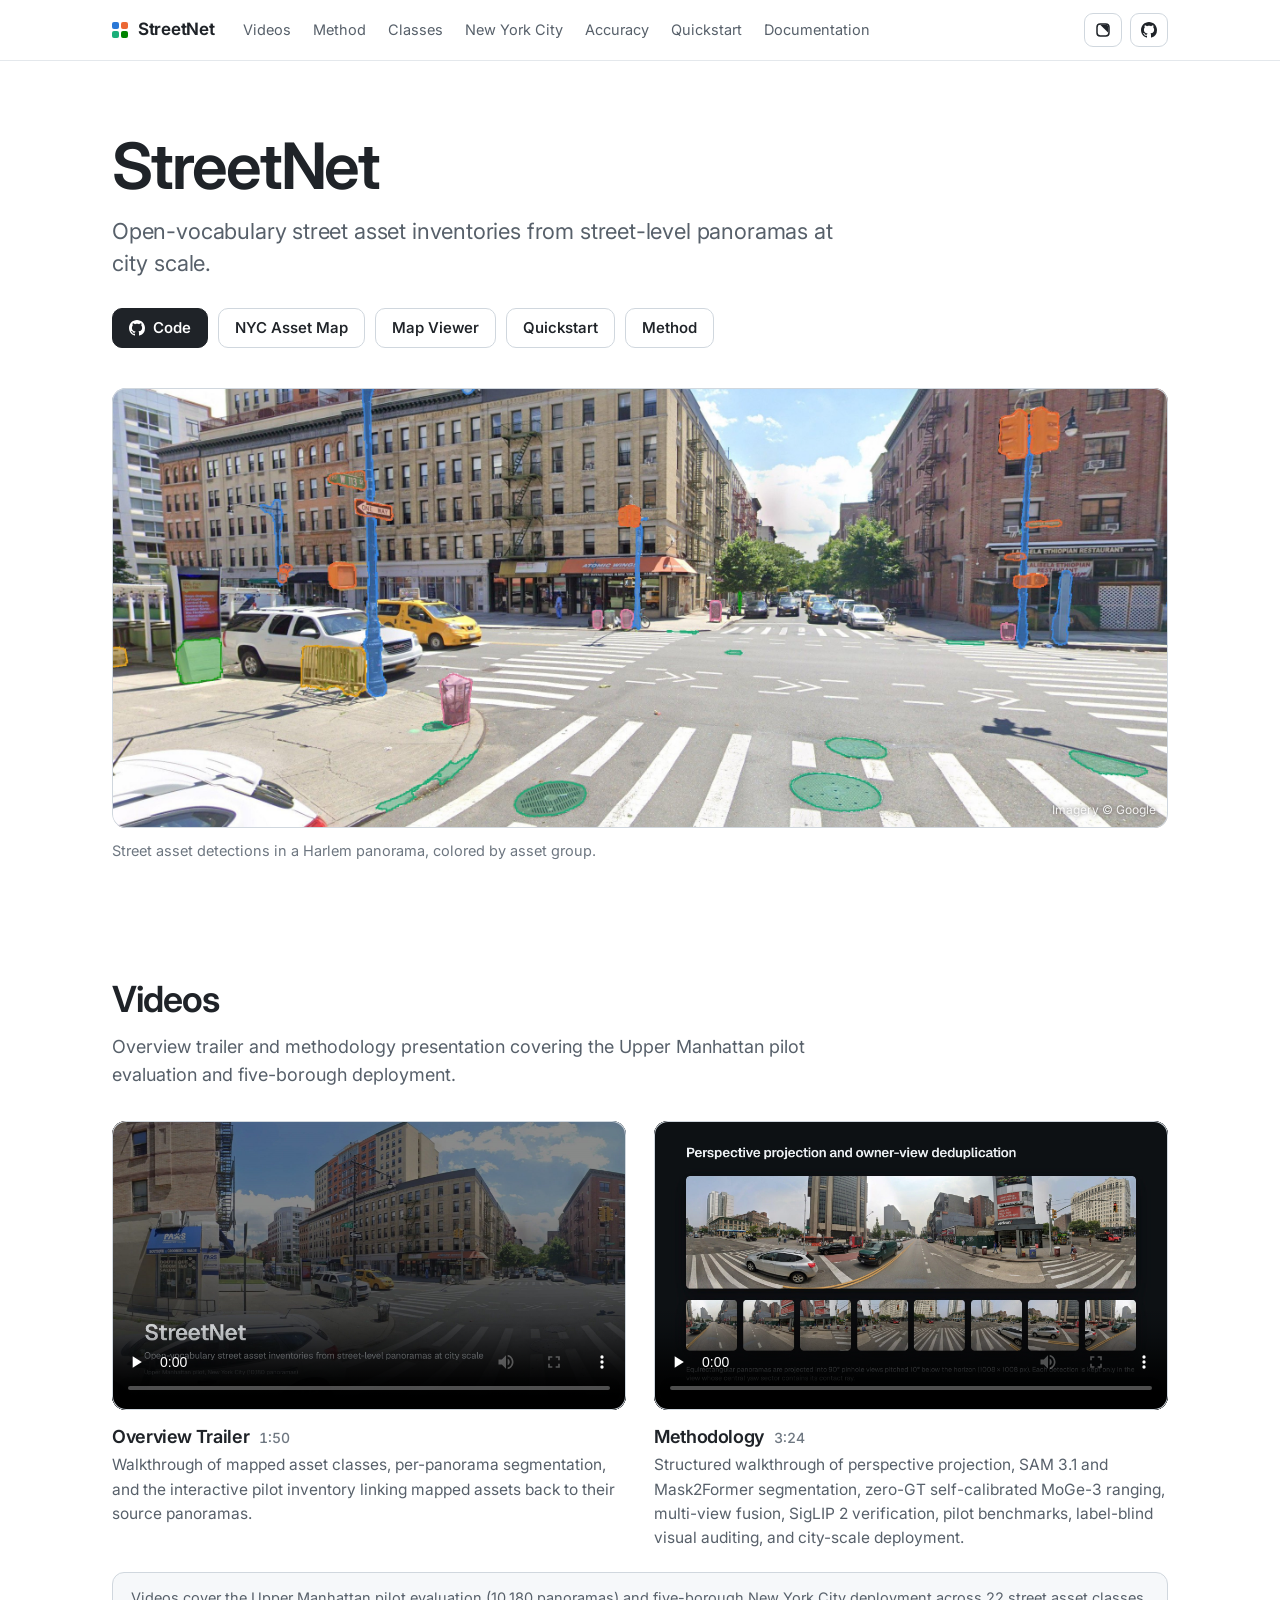
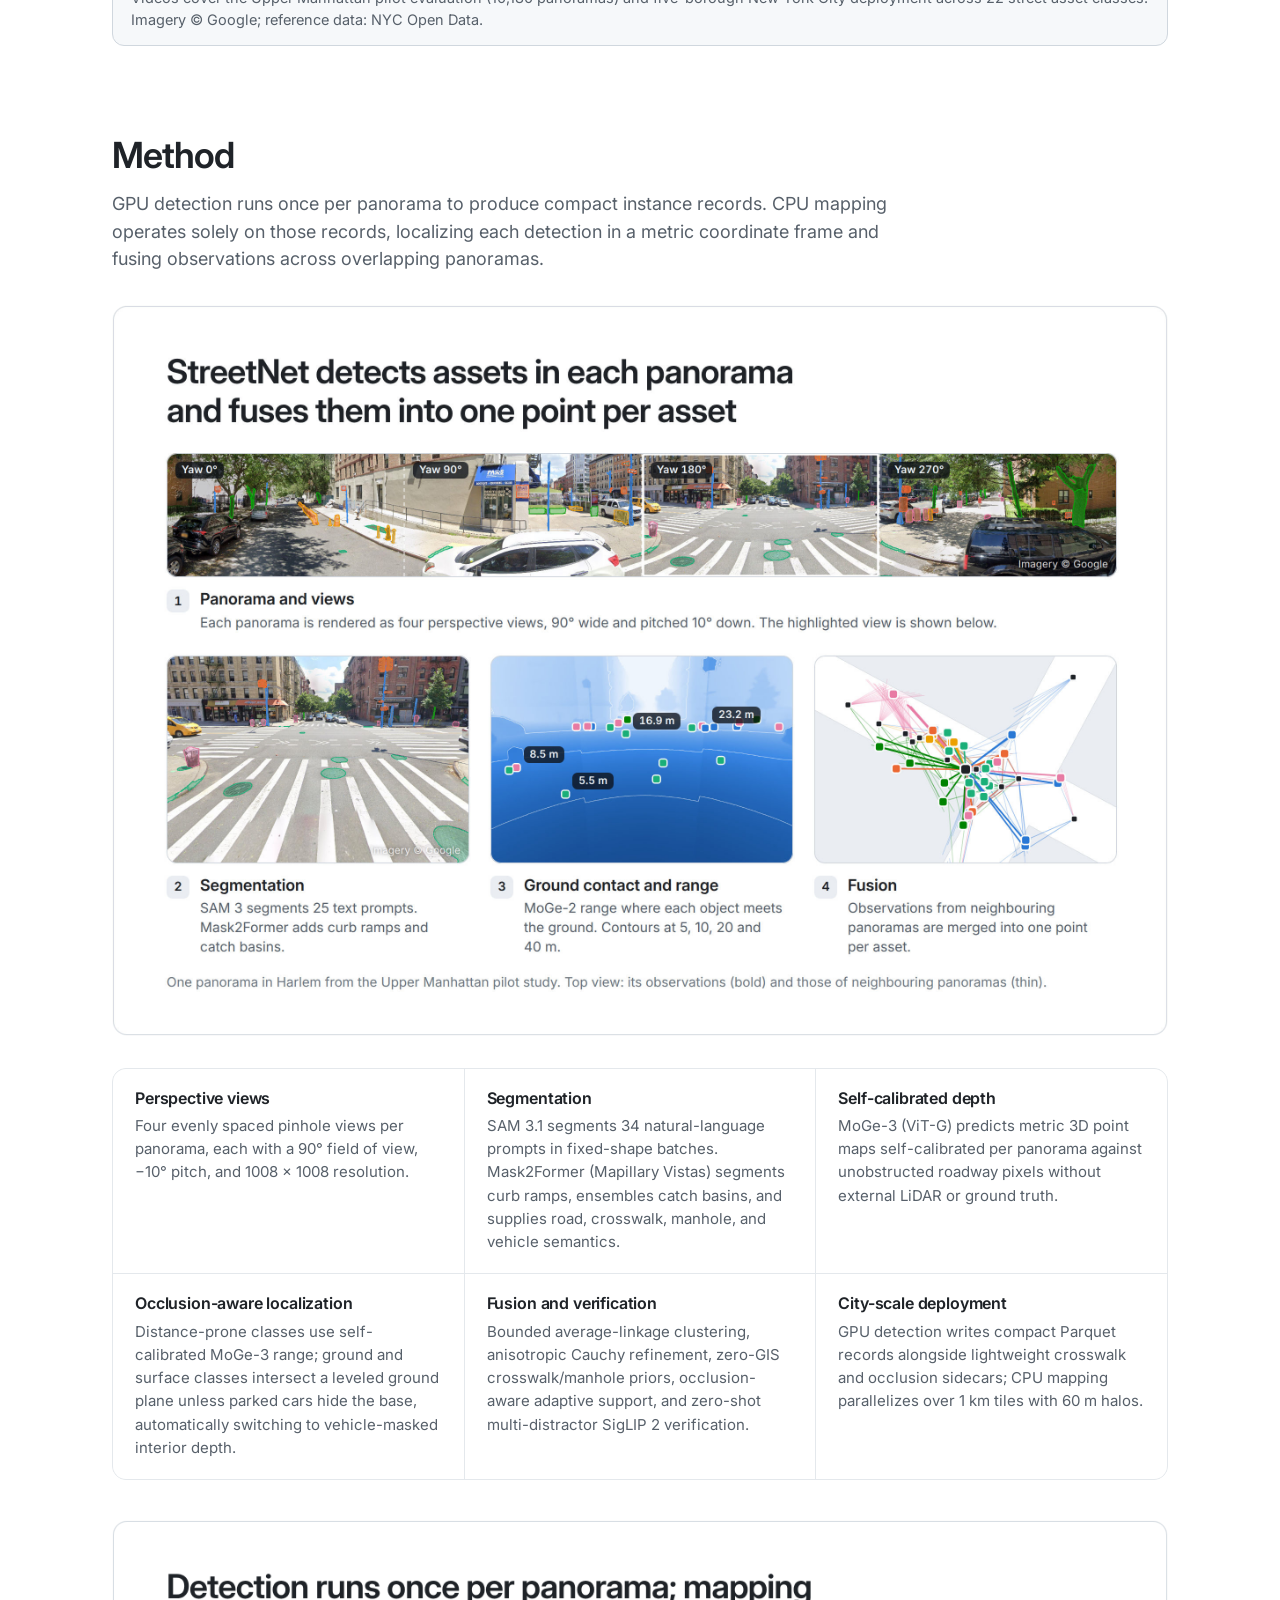
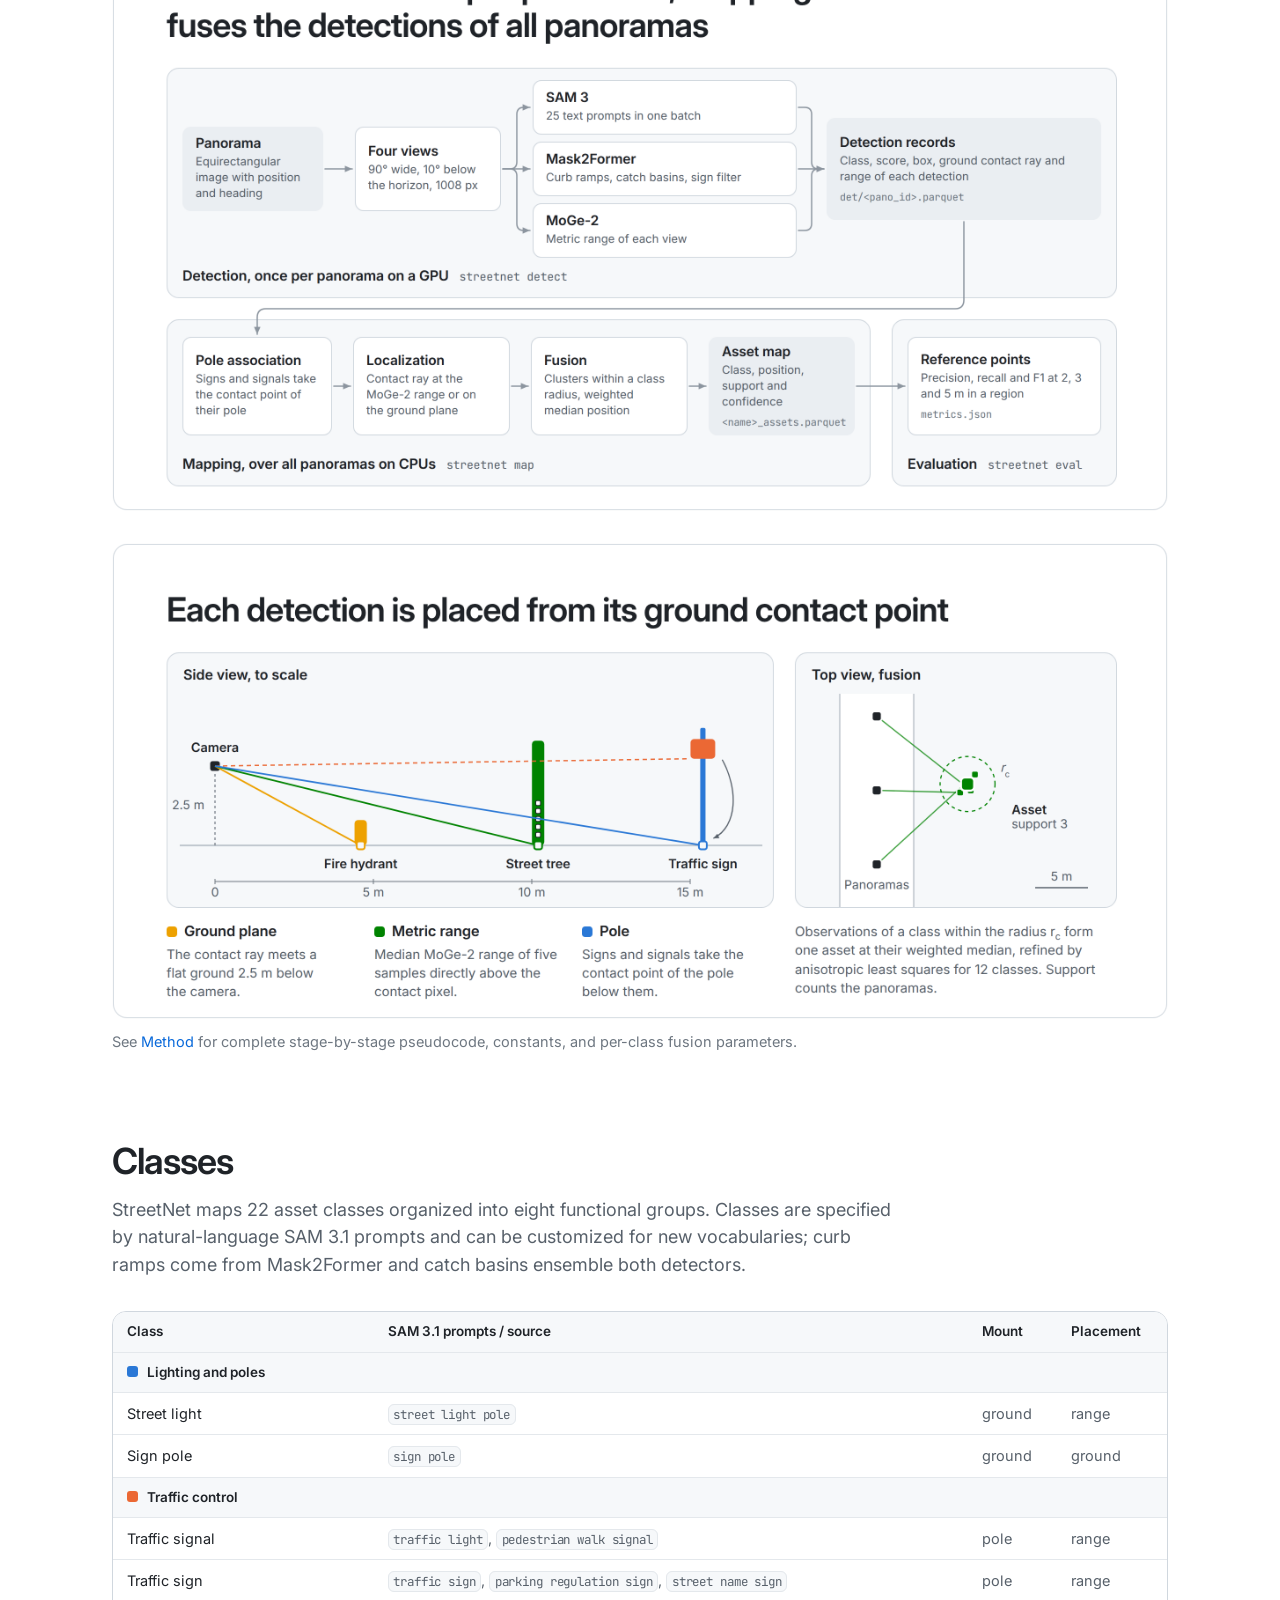
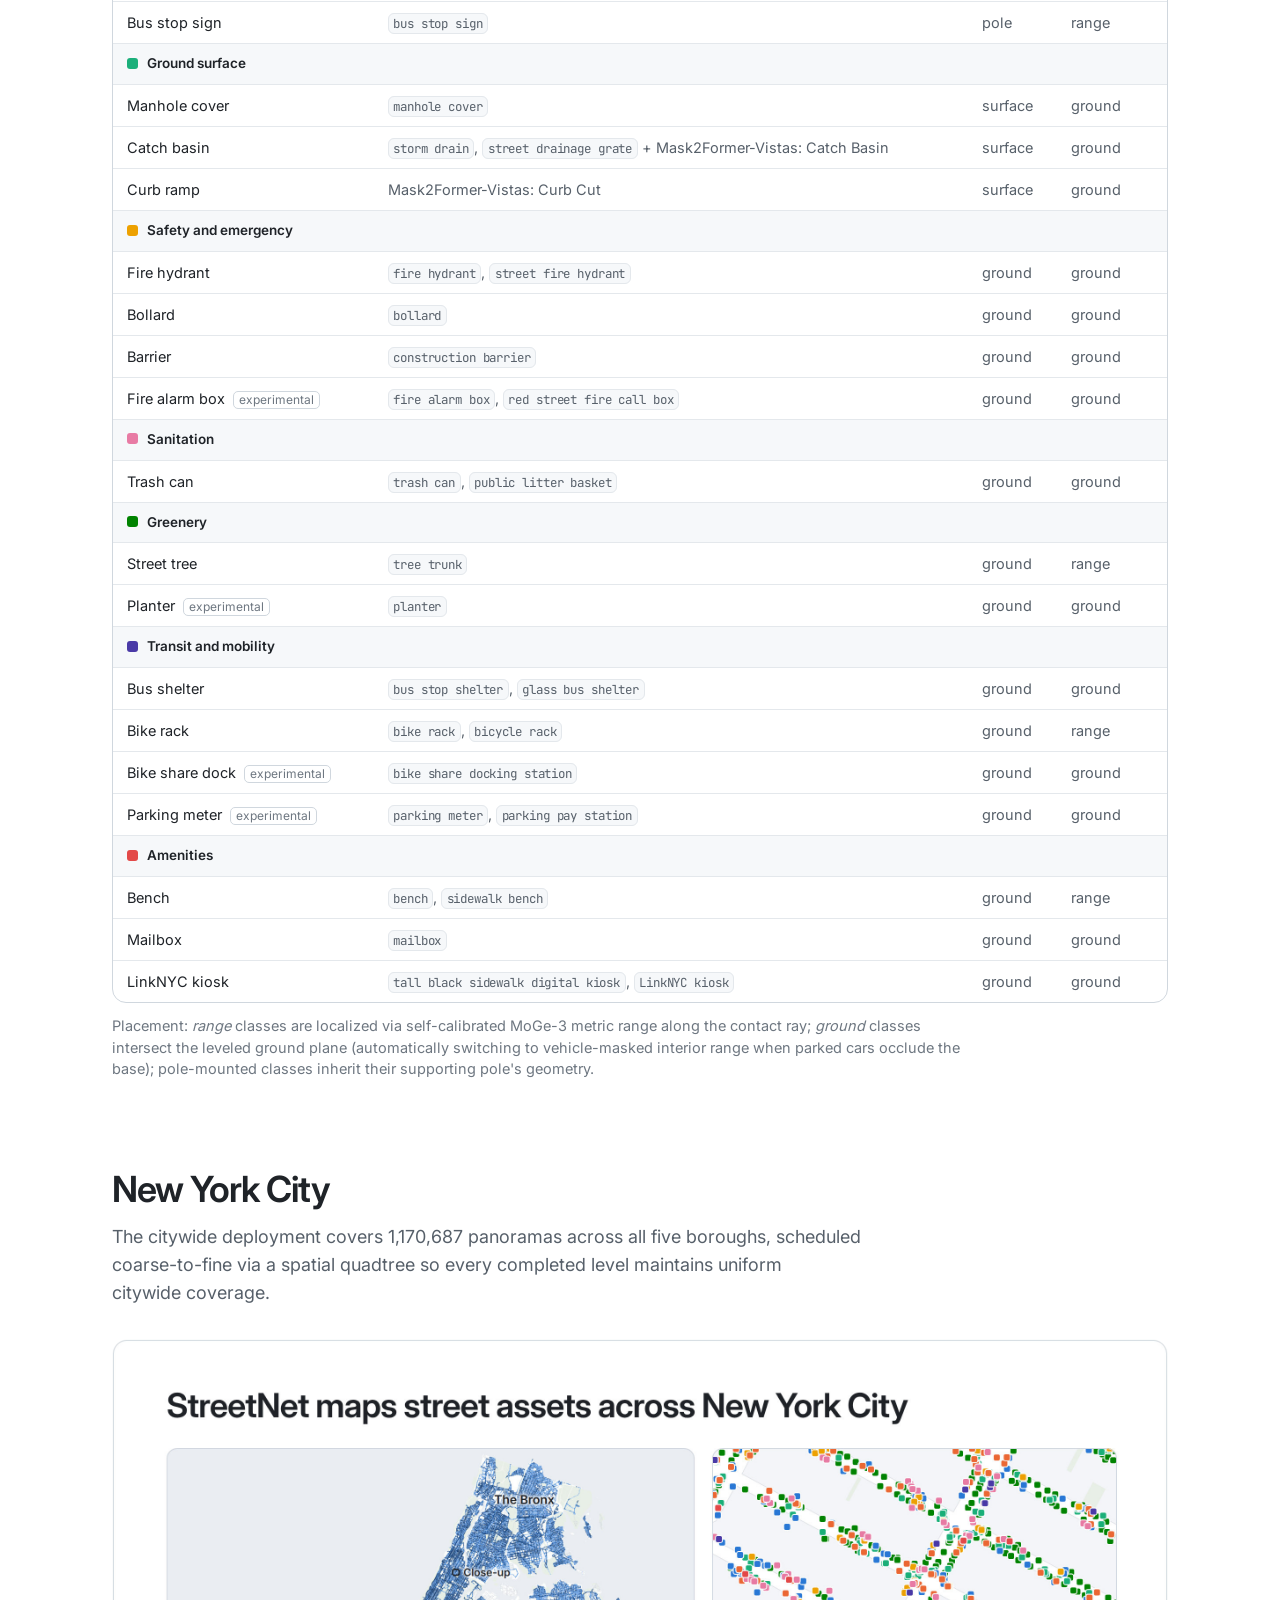
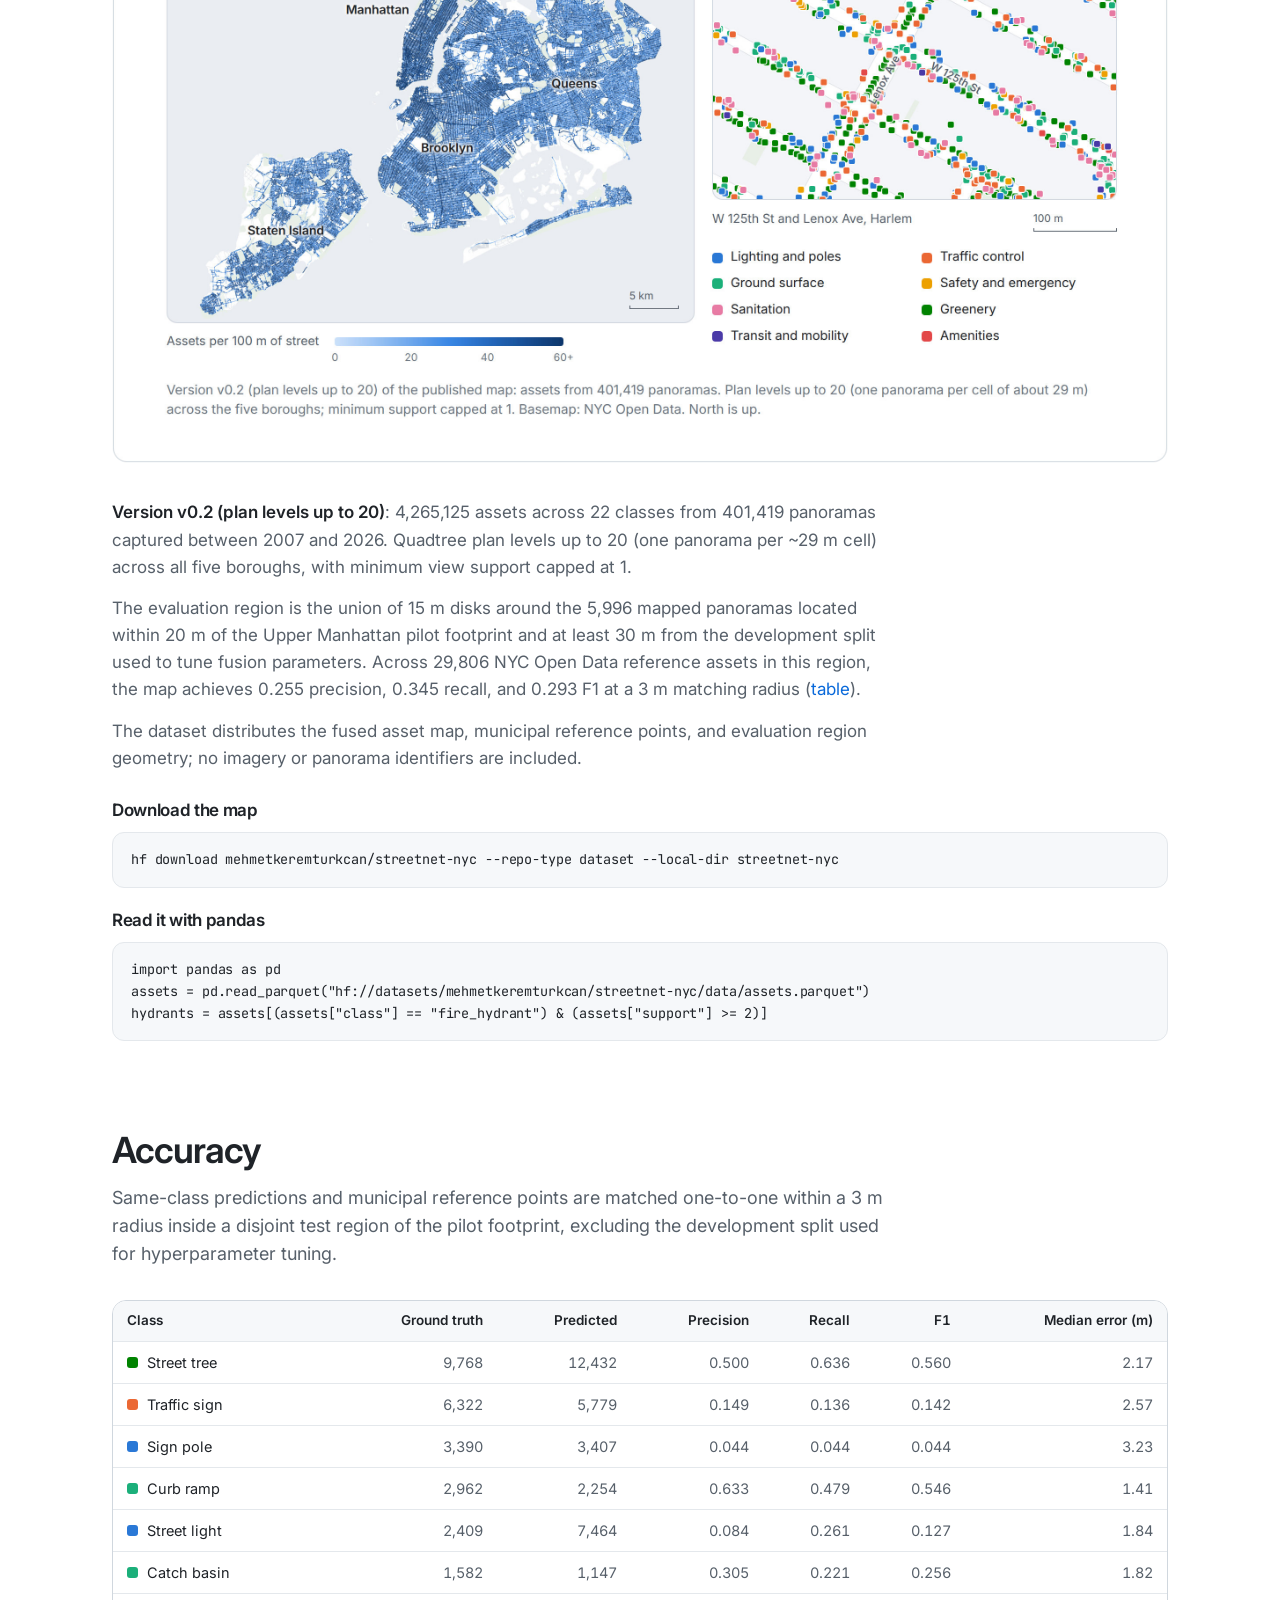
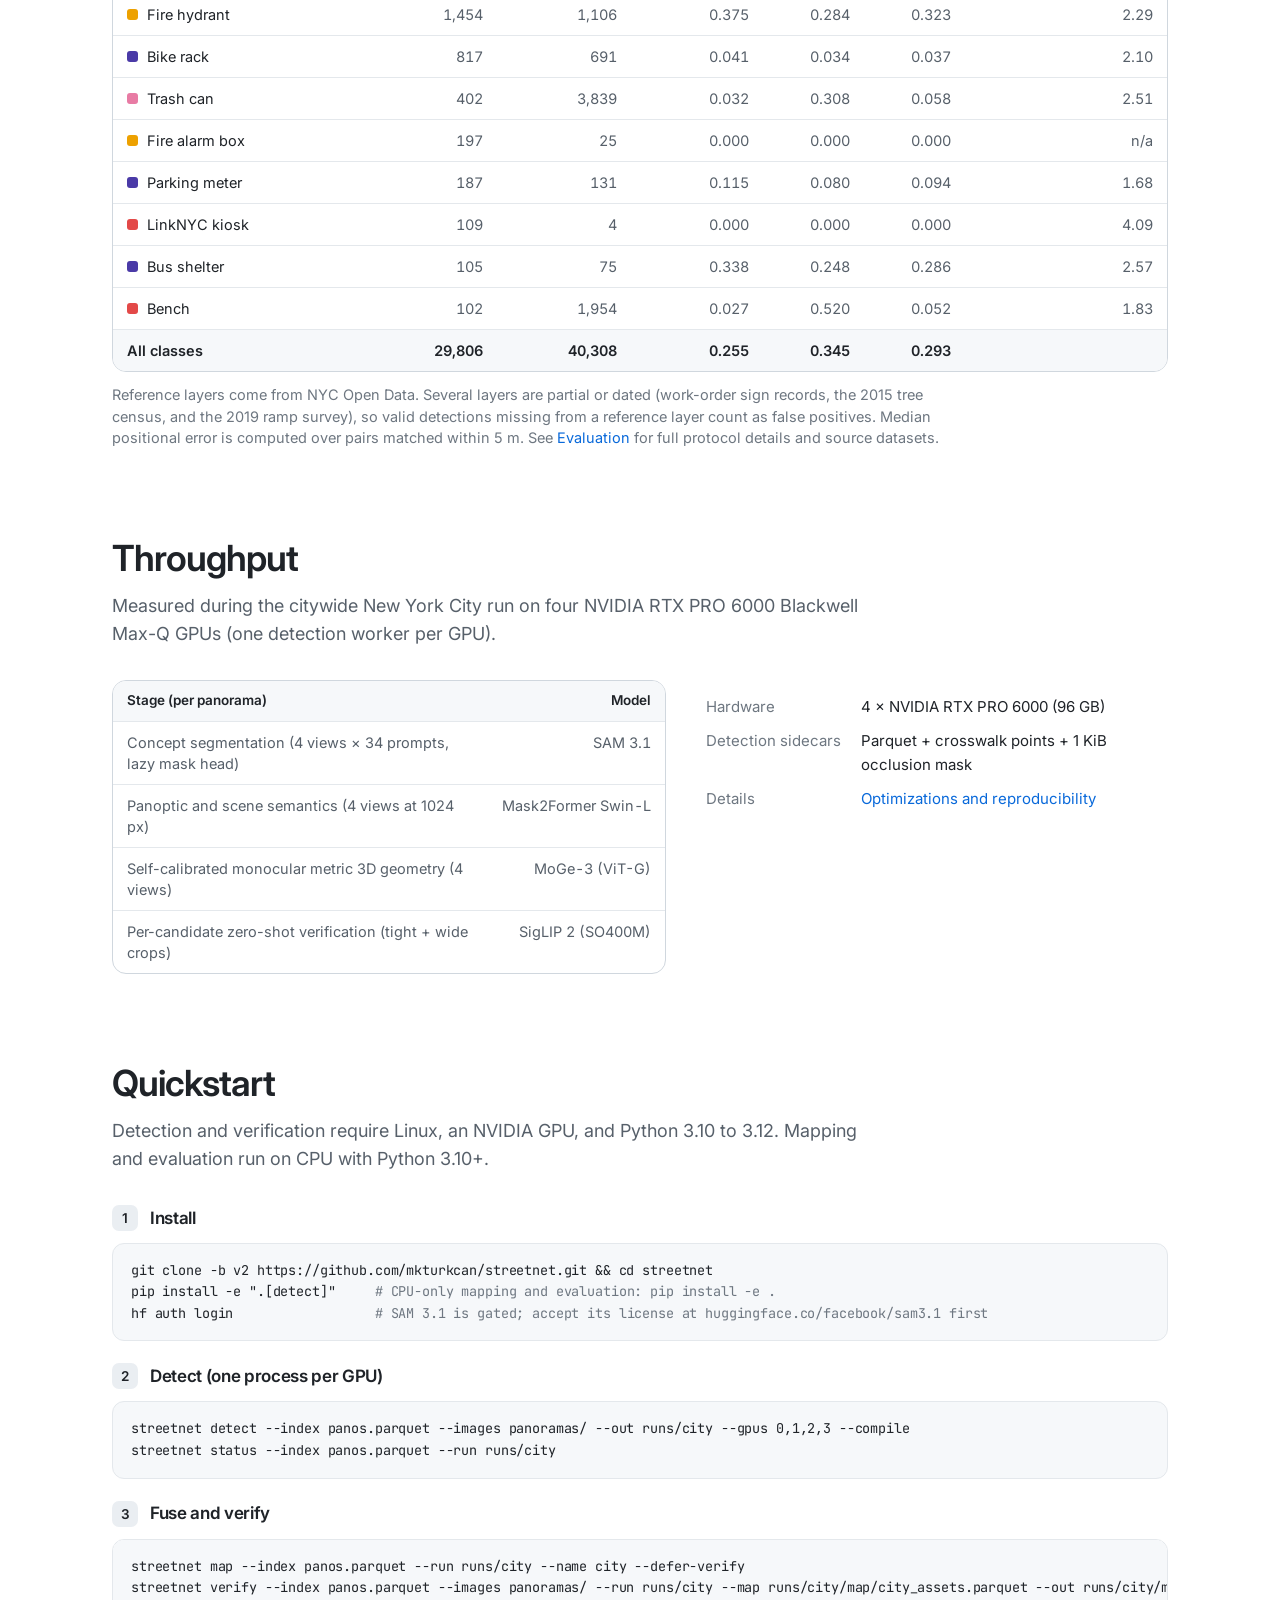
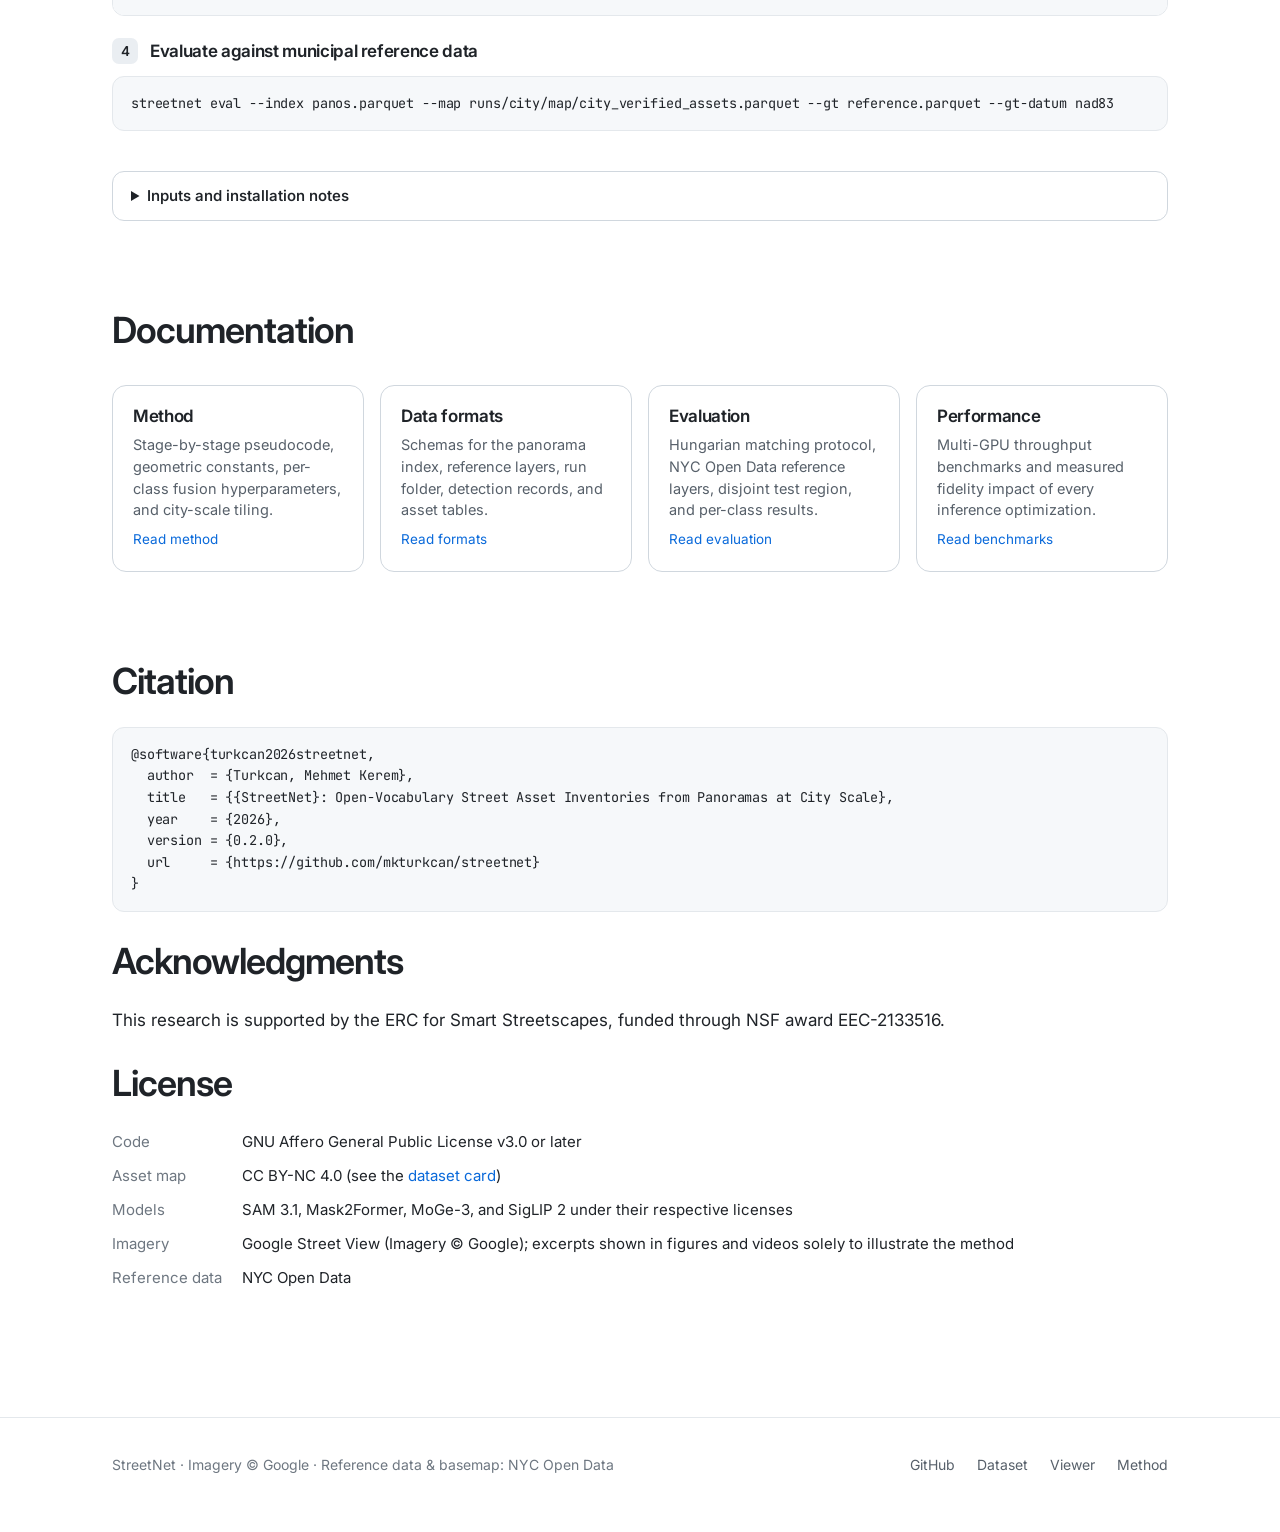
<file: docs/index.html>
<!doctype html>
<html lang="en">
<head>
<meta charset="utf-8">
<meta name="viewport" content="width=device-width, initial-scale=1">
<title>StreetNet</title>
<meta name="description" content="StreetNet constructs open-vocabulary street asset inventories from street-level panoramas via concept segmentation, single-view metric localization, and cross-panorama fusion.">
<meta property="og:title" content="StreetNet">
<meta property="og:description" content="Open-vocabulary street asset inventories from street-level panoramas at city scale.">
<meta property="og:image" content="https://mkturkcan.github.io/streetnet/assets/figures/hero.jpg">
<meta name="theme-color" content="#ffffff" media="(prefers-color-scheme: light)">
<meta name="theme-color" content="#0d1117" media="(prefers-color-scheme: dark)">
<link rel="icon" href="assets/img/favicon.svg" type="image/svg+xml">
<link rel="preload" href="assets/fonts/Inter-Variable.woff2" as="font" type="font/woff2" crossorigin>
<link rel="stylesheet" href="assets/css/site.css">
<script src="assets/js/site.js"></script>
</head>
<body>
<header class="nav">
  <div class="wrap">
    <a class="brand" href="#top" aria-label="StreetNet, top of the page">
      <span class="mark" aria-hidden="true"><i style="background:var(--g0)"></i><i style="background:var(--g1)"></i><i style="background:var(--g2)"></i><i style="background:var(--g5)"></i></span>StreetNet</a>
    <nav class="links" aria-label="Sections">
      <a href="#videos">Videos</a><a href="#method">Method</a><a href="#classes">Classes</a><a href="#nyc">New York City</a>
      <a href="#accuracy">Accuracy</a><a href="#quickstart">Quickstart</a><a href="#docs">Documentation</a>
    </nav>
    <div class="end">
      <button class="icon-btn" id="theme" type="button" aria-label="Switch the theme"><svg viewBox="0 0 16 16" aria-hidden="true"><rect x="2" y="2" width="12" height="12" rx="3.2" fill="none" stroke="currentColor" stroke-width="1.5"/><path d="M5.2 2.75h5.6a2.45 2.45 0 0 1 2.45 2.45v5.6z" fill="currentColor"/></svg></button>
      <a class="icon-btn" href="https://github.com/mkturkcan/streetnet" aria-label="StreetNet on GitHub">
        <svg viewBox="0 0 16 16" fill="currentColor" aria-hidden="true"><path d="M8 0C3.58 0 0 3.58 0 8c0 3.54 2.29 6.53 5.47 7.59.4.07.55-.17.55-.38 0-.19-.01-.82-.01-1.49-2.01.37-2.53-.49-2.69-.94-.09-.23-.48-.94-.82-1.13-.28-.15-.68-.52-.01-.53.63-.01 1.08.58 1.23.82.72 1.21 1.87.87 2.33.66.07-.52.28-.87.51-1.07-1.78-.2-3.64-.89-3.64-3.95 0-.87.31-1.59.82-2.15-.08-.2-.36-1.02.08-2.12 0 0 .67-.21 2.2.82.64-.18 1.32-.27 2-.27.68 0 1.36.09 2 .27 1.53-1.04 2.2-.82 2.2-.82.44 1.1.16 1.92.08 2.12.51.56.82 1.27.82 2.15 0 3.07-1.87 3.75-3.65 3.95.29.25.54.73.54 1.48 0 1.07-.01 1.93-.01 2.2 0 .21.15.46.55.38A8.013 8.013 0 0 0 16 8c0-4.42-3.58-8-8-8z"/></svg></a>
      <button class="icon-btn menu-btn" id="menu" type="button" aria-expanded="false" aria-controls="sheet">Menu</button>
    </div>
  </div>
  <div class="sheet" id="sheet">
    <a href="#videos">Videos</a><a href="#method">Method</a><a href="#classes">Classes</a><a href="#nyc">New York City</a>
    <a href="#accuracy">Accuracy</a><a href="#quickstart">Quickstart</a><a href="#docs">Documentation</a>
  </div>
</header>

<main id="top">
  <section class="hero">
    <div class="wrap">
      <h1>StreetNet</h1>
      <p class="lede">Open-vocabulary street asset inventories from street-level panoramas at city scale.</p>
      <div class="cta">
        <a class="btn primary" href="https://github.com/mkturkcan/streetnet">
          <svg viewBox="0 0 16 16" fill="currentColor" aria-hidden="true"><path d="M8 0C3.58 0 0 3.58 0 8c0 3.54 2.29 6.53 5.47 7.59.4.07.55-.17.55-.38 0-.19-.01-.82-.01-1.49-2.01.37-2.53-.49-2.69-.94-.09-.23-.48-.94-.82-1.13-.28-.15-.68-.52-.01-.53.63-.01 1.08.58 1.23.82.72 1.21 1.87.87 2.33.66.07-.52.28-.87.51-1.07-1.78-.2-3.64-.89-3.64-3.95 0-.87.31-1.59.82-2.15-.08-.2-.36-1.02.08-2.12 0 0 .67-.21 2.2.82.64-.18 1.32-.27 2-.27.68 0 1.36.09 2 .27 1.53-1.04 2.2-.82 2.2-.82.44 1.1.16 1.92.08 2.12.51.56.82 1.27.82 2.15 0 3.07-1.87 3.75-3.65 3.95.29.25.54.73.54 1.48 0 1.07-.01 1.93-.01 2.2 0 .21.15.46.55.38A8.013 8.013 0 0 0 16 8c0-4.42-3.58-8-8-8z"/></svg>Code</a>
        <a class="btn" href="https://huggingface.co/datasets/mehmetkeremturkcan/streetnet-nyc">NYC Asset Map</a>
        <a class="btn" href="https://huggingface.co/spaces/mehmetkeremturkcan/streetnet-viewer">Map Viewer</a>
        <a class="btn" href="#quickstart">Quickstart</a>
        <a class="btn" href="method.html">Method</a>
      </div>
      <figure class="hero-fig">
        <div class="photo"><img src="assets/img/hero.jpg" width="2400" height="1000" alt="Street intersection in Harlem showing segmented street lights, signal poles, traffic signals, trash cans, manhole covers, curb ramps, and street trees colored by asset group"><span class="credit">Imagery © Google</span></div>
        <figcaption class="cap">Street asset detections in a Harlem panorama, colored by asset group.</figcaption>
      </figure>
    </div>
  </section>

  <section class="block" id="videos">
    <div class="wrap">
      <div class="sec-h">
        <h2>Videos</h2>
        <p>Overview trailer and methodology presentation covering the Upper Manhattan pilot evaluation and five-borough deployment.</p>
      </div>
      <div class="sec-body videos">
        <figure class="video">
          <div class="photo"><video controls preload="none" playsinline poster="assets/video/trailer.jpg" aria-label="StreetNet trailer">
            <source src="https://huggingface.co/datasets/mehmetkeremturkcan/streetnet-media/resolve/main/streetnet_trailer.mp4" type="video/mp4"></video></div>
          <h3>Overview Trailer <span>1:50</span></h3>
          <p>Walkthrough of mapped asset classes, per-panorama segmentation, and the interactive pilot inventory linking mapped assets back to their source panoramas.</p>
        </figure>
        <figure class="video">
          <div class="photo"><video controls preload="none" playsinline poster="assets/video/methodology.jpg" aria-label="StreetNet methodology video">
            <source src="https://huggingface.co/datasets/mehmetkeremturkcan/streetnet-media/resolve/main/streetnet_methodology.mp4" type="video/mp4"></video></div>
          <h3>Methodology <span>3:24</span></h3>
          <p>Structured walkthrough of perspective projection, SAM 3.1 and Mask2Former segmentation, zero-GT self-calibrated MoGe-3 ranging, multi-view fusion, SigLIP 2 verification, pilot benchmarks, label-blind visual auditing, and city-scale deployment.</p>
        </figure>
      </div>
      <p class="note">Videos cover the Upper Manhattan pilot evaluation (10,180 panoramas) and five-borough New York City deployment across 22 street asset classes. Imagery © Google; reference data: NYC Open Data.</p>
    </div>
  </section>

  <section class="block" id="method">
    <div class="wrap">
      <div class="sec-h">
        <h2>Method</h2>
        <p>GPU detection runs once per panorama to produce compact instance records. CPU mapping operates solely on those records, localizing each detection in a metric coordinate frame and fusing observations across overlapping panoramas.</p>
      </div>
      <div class="sec-body">
        <figure class="fig">
          <a href="assets/figures/overview.jpg" class="zoom" aria-label="Open figure at full size"><picture><source srcset="assets/figures/overview-dark.jpg" media="(prefers-color-scheme: dark)" data-dark>
            <img src="assets/figures/overview.jpg" width="2400" height="1660" loading="lazy" alt="Equirectangular panorama with four perspective cutouts, segmented assets, self-calibrated MoGe-3 metric range with ground-contact points, and top-down multi-view fusion"></picture></a>
        </figure>
        <div class="facts">
          <div class="fact"><h3>Perspective views</h3><p>Four evenly spaced pinhole views per panorama, each with a 90° field of view, −10° pitch, and 1008 × 1008 resolution.</p></div>
          <div class="fact"><h3>Segmentation</h3><p>SAM 3.1 segments 34 natural-language prompts in fixed-shape batches. Mask2Former (Mapillary Vistas) segments curb ramps, ensembles catch basins, and supplies road, crosswalk, manhole, and vehicle semantics.</p></div>
          <div class="fact"><h3>Self-calibrated depth</h3><p>MoGe-3 (ViT-G) predicts metric 3D point maps self-calibrated per panorama against unobstructed roadway pixels without external LiDAR or ground truth.</p></div>
          <div class="fact"><h3>Occlusion-aware localization</h3><p>Distance-prone classes use self-calibrated MoGe-3 range; ground and surface classes intersect a leveled ground plane unless parked cars hide the base, automatically switching to vehicle-masked interior depth.</p></div>
          <div class="fact"><h3>Fusion and verification</h3><p>Bounded average-linkage clustering, anisotropic Cauchy refinement, zero-GIS crosswalk/manhole priors, occlusion-aware adaptive support, and zero-shot multi-distractor SigLIP 2 verification.</p></div>
          <div class="fact"><h3>City-scale deployment</h3><p>GPU detection writes compact Parquet records alongside lightweight crosswalk and occlusion sidecars; CPU mapping parallelizes over 1 km tiles with 60 m halos.</p></div>
        </div>
        <figure class="fig" style="margin-top:40px">
          <a href="assets/figures/pipeline.png" class="zoom" aria-label="Open figure at full size"><picture><source srcset="assets/figures/pipeline-dark.png" media="(prefers-color-scheme: dark)" data-dark>
            <img src="assets/figures/pipeline.png" width="2400" height="1344" loading="lazy" alt="Two-stage pipeline: per-panorama GPU detection, tiled CPU mapping, and evaluation against reference points"></picture></a>
        </figure>
        <figure class="fig" style="margin-top:32px">
          <a href="assets/figures/placement.png" class="zoom" aria-label="Open figure at full size"><picture><source srcset="assets/figures/placement-dark.png" media="(prefers-color-scheme: dark)" data-dark>
            <img src="assets/figures/placement.png" width="2400" height="1080" loading="lazy" alt="Side view of ground-plane, metric-range, and pole-carrier localization rules alongside top-down multi-view fusion across three panoramas"></picture></a>
          <figcaption>See <a href="method.html">Method</a> for complete stage-by-stage pseudocode, constants, and per-class fusion parameters.</figcaption>
        </figure>
      </div>
    </div>
  </section>

  <section class="block" id="classes">
    <div class="wrap">
      <div class="sec-h">
        <h2>Classes</h2>
        <p>StreetNet maps 22 asset classes organized into eight functional groups. Classes are specified by natural-language SAM 3.1 prompts and can be customized for new vocabularies; curb ramps come from Mask2Former and catch basins ensemble both detectors.</p>
      </div>
      <div class="sec-body">
<!-- classes:start -->
<div class="table-wrap"><table>
<thead><tr><th>Class</th><th>SAM 3.1 prompts / source</th><th>Mount</th><th>Placement</th></tr></thead><tbody>
<tr class="grp-row"><td colspan="4"><span class="sq" style="background:var(--g0)"></span>Lighting and poles</td></tr>
<tr><td class="cls">Street light</td><td><code>street light pole</code></td><td>ground</td><td>range</td></tr>
<tr><td class="cls">Sign pole</td><td><code>sign pole</code></td><td>ground</td><td>ground</td></tr>
<tr class="grp-row"><td colspan="4"><span class="sq" style="background:var(--g1)"></span>Traffic control</td></tr>
<tr><td class="cls">Traffic signal</td><td><code>traffic light</code>, <code>pedestrian walk signal</code></td><td>pole</td><td>range</td></tr>
<tr><td class="cls">Traffic sign</td><td><code>traffic sign</code>, <code>parking regulation sign</code>, <code>street name sign</code></td><td>pole</td><td>range</td></tr>
<tr><td class="cls">Bus stop sign</td><td><code>bus stop sign</code></td><td>pole</td><td>range</td></tr>
<tr class="grp-row"><td colspan="4"><span class="sq" style="background:var(--g2)"></span>Ground surface</td></tr>
<tr><td class="cls">Manhole cover</td><td><code>manhole cover</code></td><td>surface</td><td>ground</td></tr>
<tr><td class="cls">Catch basin</td><td><code>storm drain</code>, <code>street drainage grate</code> + Mask2Former-Vistas: Catch Basin</td><td>surface</td><td>ground</td></tr>
<tr><td class="cls">Curb ramp</td><td>Mask2Former-Vistas: Curb Cut</td><td>surface</td><td>ground</td></tr>
<tr class="grp-row"><td colspan="4"><span class="sq" style="background:var(--g3)"></span>Safety and emergency</td></tr>
<tr><td class="cls">Fire hydrant</td><td><code>fire hydrant</code>, <code>street fire hydrant</code></td><td>ground</td><td>ground</td></tr>
<tr><td class="cls">Bollard</td><td><code>bollard</code></td><td>ground</td><td>ground</td></tr>
<tr><td class="cls">Barrier</td><td><code>construction barrier</code></td><td>ground</td><td>ground</td></tr>
<tr><td class="cls">Fire alarm box<span class="tag">experimental</span></td><td><code>fire alarm box</code>, <code>red street fire call box</code></td><td>ground</td><td>ground</td></tr>
<tr class="grp-row"><td colspan="4"><span class="sq" style="background:var(--g4)"></span>Sanitation</td></tr>
<tr><td class="cls">Trash can</td><td><code>trash can</code>, <code>public litter basket</code></td><td>ground</td><td>ground</td></tr>
<tr class="grp-row"><td colspan="4"><span class="sq" style="background:var(--g5)"></span>Greenery</td></tr>
<tr><td class="cls">Street tree</td><td><code>tree trunk</code></td><td>ground</td><td>range</td></tr>
<tr><td class="cls">Planter<span class="tag">experimental</span></td><td><code>planter</code></td><td>ground</td><td>ground</td></tr>
<tr class="grp-row"><td colspan="4"><span class="sq" style="background:var(--g6)"></span>Transit and mobility</td></tr>
<tr><td class="cls">Bus shelter</td><td><code>bus stop shelter</code>, <code>glass bus shelter</code></td><td>ground</td><td>ground</td></tr>
<tr><td class="cls">Bike rack</td><td><code>bike rack</code>, <code>bicycle rack</code></td><td>ground</td><td>range</td></tr>
<tr><td class="cls">Bike share dock<span class="tag">experimental</span></td><td><code>bike share docking station</code></td><td>ground</td><td>ground</td></tr>
<tr><td class="cls">Parking meter<span class="tag">experimental</span></td><td><code>parking meter</code>, <code>parking pay station</code></td><td>ground</td><td>ground</td></tr>
<tr class="grp-row"><td colspan="4"><span class="sq" style="background:var(--g7)"></span>Amenities</td></tr>
<tr><td class="cls">Bench</td><td><code>bench</code>, <code>sidewalk bench</code></td><td>ground</td><td>range</td></tr>
<tr><td class="cls">Mailbox</td><td><code>mailbox</code></td><td>ground</td><td>ground</td></tr>
<tr><td class="cls">LinkNYC kiosk</td><td><code>tall black sidewalk digital kiosk</code>, <code>LinkNYC kiosk</code></td><td>ground</td><td>ground</td></tr>
</tbody></table></div>
<!-- classes:end -->
        <p class="cap">Placement: <em>range</em> classes are localized via self-calibrated MoGe-3 metric range along the contact ray; <em>ground</em> classes intersect the leveled ground plane (automatically switching to vehicle-masked interior range when parked cars occlude the base); pole-mounted classes inherit their supporting pole's geometry.</p>
      </div>
    </div>
  </section>

  <section class="block" id="nyc">
    <div class="wrap">
      <div class="sec-h">
        <h2>New York City</h2>
        <p>The citywide deployment covers 1,170,687 panoramas across all five boroughs, scheduled coarse-to-fine via a spatial quadtree so every completed level maintains uniform citywide coverage.</p>
      </div>
      <div class="sec-body">
        <figure class="fig">
          <a href="assets/figures/nyc_map.jpg" class="zoom" aria-label="Open figure at full size"><picture><source srcset="assets/figures/nyc_map-dark.jpg" media="(prefers-color-scheme: dark)" data-dark>
            <img src="assets/figures/nyc_map.jpg" width="2400" height="1646" loading="lazy" alt="Asset density per 100 m of street across the five boroughs and a close-up at W 125th St and Lenox Ave"></picture></a>
        </figure>
        <div class="stack" style="margin-top:36px">
          <div class="prose">
<!-- nyc:start -->
<p><strong>Version v0.2 (plan levels up to 20)</strong>: 4,265,125 assets across 22 classes from 401,419 panoramas captured between 2007 and 2026. Quadtree plan levels up to 20 (one panorama per ~29 m cell) across all five boroughs, with minimum view support capped at 1.</p>
<p>The evaluation region is the union of 15 m disks around the 5,996 mapped panoramas located within 20 m of the Upper Manhattan pilot footprint and at least 30 m from the development split used to tune fusion parameters. Across 29,806 NYC Open Data reference assets in this region, the map achieves 0.255 precision, 0.345 recall, and 0.293 F1 at a 3 m matching radius (<a href="#accuracy">table</a>).</p>
<p>The dataset distributes the fused asset map, municipal reference points, and evaluation region geometry; no imagery or panorama identifiers are included.</p>
<!-- nyc:end -->
          </div>
          <div class="steps">
            <div class="step"><h3>Download the map</h3>
<pre><code>hf download mehmetkeremturkcan/streetnet-nyc --repo-type dataset --local-dir streetnet-nyc</code></pre></div>
            <div class="step"><h3>Read it with pandas</h3>
<pre><code>import pandas as pd
assets = pd.read_parquet("hf://datasets/mehmetkeremturkcan/streetnet-nyc/data/assets.parquet")
hydrants = assets[(assets["class"] == "fire_hydrant") &amp; (assets["support"] &gt;= 2)]</code></pre></div>
          </div>
        </div>
      </div>
    </div>
  </section>

  <section class="block" id="accuracy">
    <div class="wrap">
      <div class="sec-h">
        <h2>Accuracy</h2>
        <p>Same-class predictions and municipal reference points are matched one-to-one within a 3 m radius inside a disjoint test region of the pilot footprint, excluding the development split used for hyperparameter tuning.</p>
      </div>
      <div class="sec-body">
<!-- accuracy:start -->
<div class="table-wrap"><table>
<thead><tr><th>Class</th><th class="n">Ground truth</th><th class="n">Predicted</th><th class="n">Precision</th><th class="n">Recall</th><th class="n">F1</th><th class="n">Median error (m)</th></tr></thead><tbody>
<tr><td class="cls"><span class="sq" style="background:var(--g5)"></span>Street tree</td><td class="n">9,768</td><td class="n">12,432</td><td class="n">0.500</td><td class="n">0.636</td><td class="n">0.560</td><td class="n">2.17</td></tr>
<tr><td class="cls"><span class="sq" style="background:var(--g1)"></span>Traffic sign</td><td class="n">6,322</td><td class="n">5,779</td><td class="n">0.149</td><td class="n">0.136</td><td class="n">0.142</td><td class="n">2.57</td></tr>
<tr><td class="cls"><span class="sq" style="background:var(--g0)"></span>Sign pole</td><td class="n">3,390</td><td class="n">3,407</td><td class="n">0.044</td><td class="n">0.044</td><td class="n">0.044</td><td class="n">3.23</td></tr>
<tr><td class="cls"><span class="sq" style="background:var(--g2)"></span>Curb ramp</td><td class="n">2,962</td><td class="n">2,254</td><td class="n">0.633</td><td class="n">0.479</td><td class="n">0.546</td><td class="n">1.41</td></tr>
<tr><td class="cls"><span class="sq" style="background:var(--g0)"></span>Street light</td><td class="n">2,409</td><td class="n">7,464</td><td class="n">0.084</td><td class="n">0.261</td><td class="n">0.127</td><td class="n">1.84</td></tr>
<tr><td class="cls"><span class="sq" style="background:var(--g2)"></span>Catch basin</td><td class="n">1,582</td><td class="n">1,147</td><td class="n">0.305</td><td class="n">0.221</td><td class="n">0.256</td><td class="n">1.82</td></tr>
<tr><td class="cls"><span class="sq" style="background:var(--g3)"></span>Fire hydrant</td><td class="n">1,454</td><td class="n">1,106</td><td class="n">0.375</td><td class="n">0.284</td><td class="n">0.323</td><td class="n">2.29</td></tr>
<tr><td class="cls"><span class="sq" style="background:var(--g6)"></span>Bike rack</td><td class="n">817</td><td class="n">691</td><td class="n">0.041</td><td class="n">0.034</td><td class="n">0.037</td><td class="n">2.10</td></tr>
<tr><td class="cls"><span class="sq" style="background:var(--g4)"></span>Trash can</td><td class="n">402</td><td class="n">3,839</td><td class="n">0.032</td><td class="n">0.308</td><td class="n">0.058</td><td class="n">2.51</td></tr>
<tr><td class="cls"><span class="sq" style="background:var(--g3)"></span>Fire alarm box</td><td class="n">197</td><td class="n">25</td><td class="n">0.000</td><td class="n">0.000</td><td class="n">0.000</td><td class="n">n/a</td></tr>
<tr><td class="cls"><span class="sq" style="background:var(--g6)"></span>Parking meter</td><td class="n">187</td><td class="n">131</td><td class="n">0.115</td><td class="n">0.080</td><td class="n">0.094</td><td class="n">1.68</td></tr>
<tr><td class="cls"><span class="sq" style="background:var(--g7)"></span>LinkNYC kiosk</td><td class="n">109</td><td class="n">4</td><td class="n">0.000</td><td class="n">0.000</td><td class="n">0.000</td><td class="n">4.09</td></tr>
<tr><td class="cls"><span class="sq" style="background:var(--g6)"></span>Bus shelter</td><td class="n">105</td><td class="n">75</td><td class="n">0.338</td><td class="n">0.248</td><td class="n">0.286</td><td class="n">2.57</td></tr>
<tr><td class="cls"><span class="sq" style="background:var(--g7)"></span>Bench</td><td class="n">102</td><td class="n">1,954</td><td class="n">0.027</td><td class="n">0.520</td><td class="n">0.052</td><td class="n">1.83</td></tr>
<tr class="total"><td>All classes</td><td class="n">29,806</td><td class="n">40,308</td><td class="n">0.255</td><td class="n">0.345</td><td class="n">0.293</td><td class="n"></td></tr>
</tbody></table></div>
<!-- accuracy:end -->
        <p class="cap">Reference layers come from NYC Open Data. Several layers are partial or dated (work-order sign records, the 2015 tree census, and the 2019 ramp survey), so valid detections missing from a reference layer count as false positives. Median positional error is computed over pairs matched within 5 m. See <a href="evaluation.html">Evaluation</a> for full protocol details and source datasets.</p>
      </div>
    </div>
  </section>

  <section class="block" id="throughput">
    <div class="wrap">
      <div class="sec-h">
        <h2>Throughput</h2>
        <p>Measured during the citywide New York City run on four NVIDIA RTX PRO 6000 Blackwell Max-Q GPUs (one detection worker per GPU).</p>
      </div>
      <div class="sec-body split">
        <div class="table-wrap"><table>
          <thead><tr><th>Stage (per panorama)</th><th class="n">Model</th></tr></thead>
          <tbody>
            <tr><td>Concept segmentation (4 views × 34 prompts, lazy mask head)</td><td class="n">SAM 3.1</td></tr>
            <tr><td>Panoptic and scene semantics (4 views at 1024 px)</td><td class="n">Mask2Former Swin-L</td></tr>
            <tr><td>Self-calibrated monocular metric 3D geometry (4 views)</td><td class="n">MoGe-3 (ViT-G)</td></tr>
            <tr><td>Per-candidate zero-shot verification (tight + wide crops)</td><td class="n">SigLIP 2 (SO400M)</td></tr>
          </tbody></table></div>
        <dl class="kv">
          <dt>Hardware</dt><dd>4 × NVIDIA RTX PRO 6000 (96 GB)</dd>
          <dt>Detection sidecars</dt><dd>Parquet + crosswalk points + 1 KiB occlusion mask</dd>
          <dt>Details</dt><dd><a href="performance.html">Optimizations and reproducibility</a></dd>
        </dl>
      </div>
    </div>
  </section>

  <section class="block" id="quickstart">
    <div class="wrap">
      <div class="sec-h">
        <h2>Quickstart</h2>
        <p>Detection and verification require Linux, an NVIDIA GPU, and Python 3.10 to 3.12. Mapping and evaluation run on CPU with Python 3.10+.</p>
      </div>
      <div class="sec-body steps">
        <div class="step"><h3><span class="step-n">1</span>Install</h3>
<pre><code>git clone -b v2 https://github.com/mkturkcan/streetnet.git &amp;&amp; cd streetnet
pip install -e ".[detect]"     <span class="c"># CPU-only mapping and evaluation: pip install -e .</span>
hf auth login                  <span class="c"># SAM 3.1 is gated; accept its license at huggingface.co/facebook/sam3.1 first</span></code></pre></div>
        <div class="step"><h3><span class="step-n">2</span>Detect (one process per GPU)</h3>
<pre><code>streetnet detect --index panos.parquet --images panoramas/ --out runs/city --gpus 0,1,2,3 --compile
streetnet status --index panos.parquet --run runs/city</code></pre></div>
        <div class="step"><h3><span class="step-n">3</span>Fuse and verify</h3>
<pre><code>streetnet map --index panos.parquet --run runs/city --name city --defer-verify
streetnet verify --index panos.parquet --images panoramas/ --run runs/city --map runs/city/map/city_assets.parquet --out runs/city/map/city_verified_assets.parquet --gpus 0,1,2,3</code></pre></div>
        <div class="step"><h3><span class="step-n">4</span>Evaluate against municipal reference data</h3>
<pre><code>streetnet eval --index panos.parquet --map runs/city/map/city_verified_assets.parquet --gt reference.parquet --gt-datum nad83</code></pre></div>
        <details class="more"><summary>Inputs and installation notes</summary>
          <ul>
            <li>The panorama index contains one row per panorama (<code>pano_id</code>, <code>lat</code>, <code>lon</code>, <code>heading</code>, and optional <code>pitch</code>, <code>roll</code>, and camera height <code>h</code>). Reference tables specify <code>gt_key</code>, <code>lon</code>, and <code>lat</code>. See <a href="data.html">Data formats</a> for full schemas.</li>
            <li>Checkpoints for SAM 3.1, Mask2Former, MoGe-3, and SigLIP 2 download automatically on first use. SAM 3.1 requires NumPy &lt; 2.0; MoGe-3 sparse refinement requires <code>flex_gemm</code>.</li>
            <li>MoGe installs <code>opencv-python</code>, which requires <code>libGL</code>. On headless servers or CUDA containers, substitute <code>opencv-python-headless</code>.</li>
            <li>Verified with Python 3.11, PyTorch 2.12 (CUDA 13.0), <code>transformers</code> 5.8.1, SAM 3 commit <code>96914d2</code>, and MoGe commit <code>74fbce0</code>.</li>
          </ul>
        </details>
      </div>
    </div>
  </section>

  <section class="block" id="docs">
    <div class="wrap">
      <div class="sec-h"><h2>Documentation</h2></div>
      <div class="sec-body cards">
        <a class="card-link" href="method.html"><h3>Method</h3><p>Stage-by-stage pseudocode, geometric constants, per-class fusion hyperparameters, and city-scale tiling.</p><span class="go">Read method</span></a>
        <a class="card-link" href="data.html"><h3>Data formats</h3><p>Schemas for the panorama index, reference layers, run folder, detection records, and asset tables.</p><span class="go">Read formats</span></a>
        <a class="card-link" href="evaluation.html"><h3>Evaluation</h3><p>Hungarian matching protocol, NYC Open Data reference layers, disjoint test region, and per-class results.</p><span class="go">Read evaluation</span></a>
        <a class="card-link" href="performance.html"><h3>Performance</h3><p>Multi-GPU throughput benchmarks and measured fidelity impact of every inference optimization.</p><span class="go">Read benchmarks</span></a>
      </div>
    </div>
  </section>

  <section class="block" id="citation">
    <div class="wrap stack">
      <div>
        <div class="sec-h"><h2>Citation</h2></div>
<pre style="margin-top:24px"><code>@software{turkcan2026streetnet,
  author  = {Turkcan, Mehmet Kerem},
  title   = {{StreetNet}: Open-Vocabulary Street Asset Inventories from Panoramas at City Scale},
  year    = {2026},
  version = {0.2.0},
  url     = {https://github.com/mkturkcan/streetnet}
}</code></pre>
      </div>
      <div>
        <div class="sec-h"><h2>Acknowledgments</h2></div>
        <p style="margin-top:24px">This research is supported by the ERC for Smart Streetscapes, funded through NSF award EEC-2133516.</p>
      </div>
      <div>
        <div class="sec-h"><h2>License</h2></div>
        <dl class="kv" style="margin-top:24px">
          <dt>Code</dt><dd>GNU Affero General Public License v3.0 or later</dd>
          <dt>Asset map</dt><dd>CC BY-NC 4.0 (see the <a href="https://huggingface.co/datasets/mehmetkeremturkcan/streetnet-nyc">dataset card</a>)</dd>
          <dt>Models</dt><dd>SAM 3.1, Mask2Former, MoGe-3, and SigLIP 2 under their respective licenses</dd>
          <dt>Imagery</dt><dd>Google Street View (Imagery © Google); excerpts shown in figures and videos solely to illustrate the method</dd>
          <dt>Reference data</dt><dd>NYC Open Data</dd>
        </dl>
      </div>
    </div>
  </section>
</main>

<footer>
  <div class="wrap">
    <span>StreetNet · Imagery © Google · Reference data &amp; basemap: NYC Open Data</span>
    <span><a href="https://github.com/mkturkcan/streetnet">GitHub</a> &emsp; <a href="https://huggingface.co/datasets/mehmetkeremturkcan/streetnet-nyc">Dataset</a> &emsp; <a href="https://huggingface.co/spaces/mehmetkeremturkcan/streetnet-viewer">Viewer</a> &emsp; <a href="method.html">Method</a></span>
  </div>
</footer>
</body>
</html>
</file>
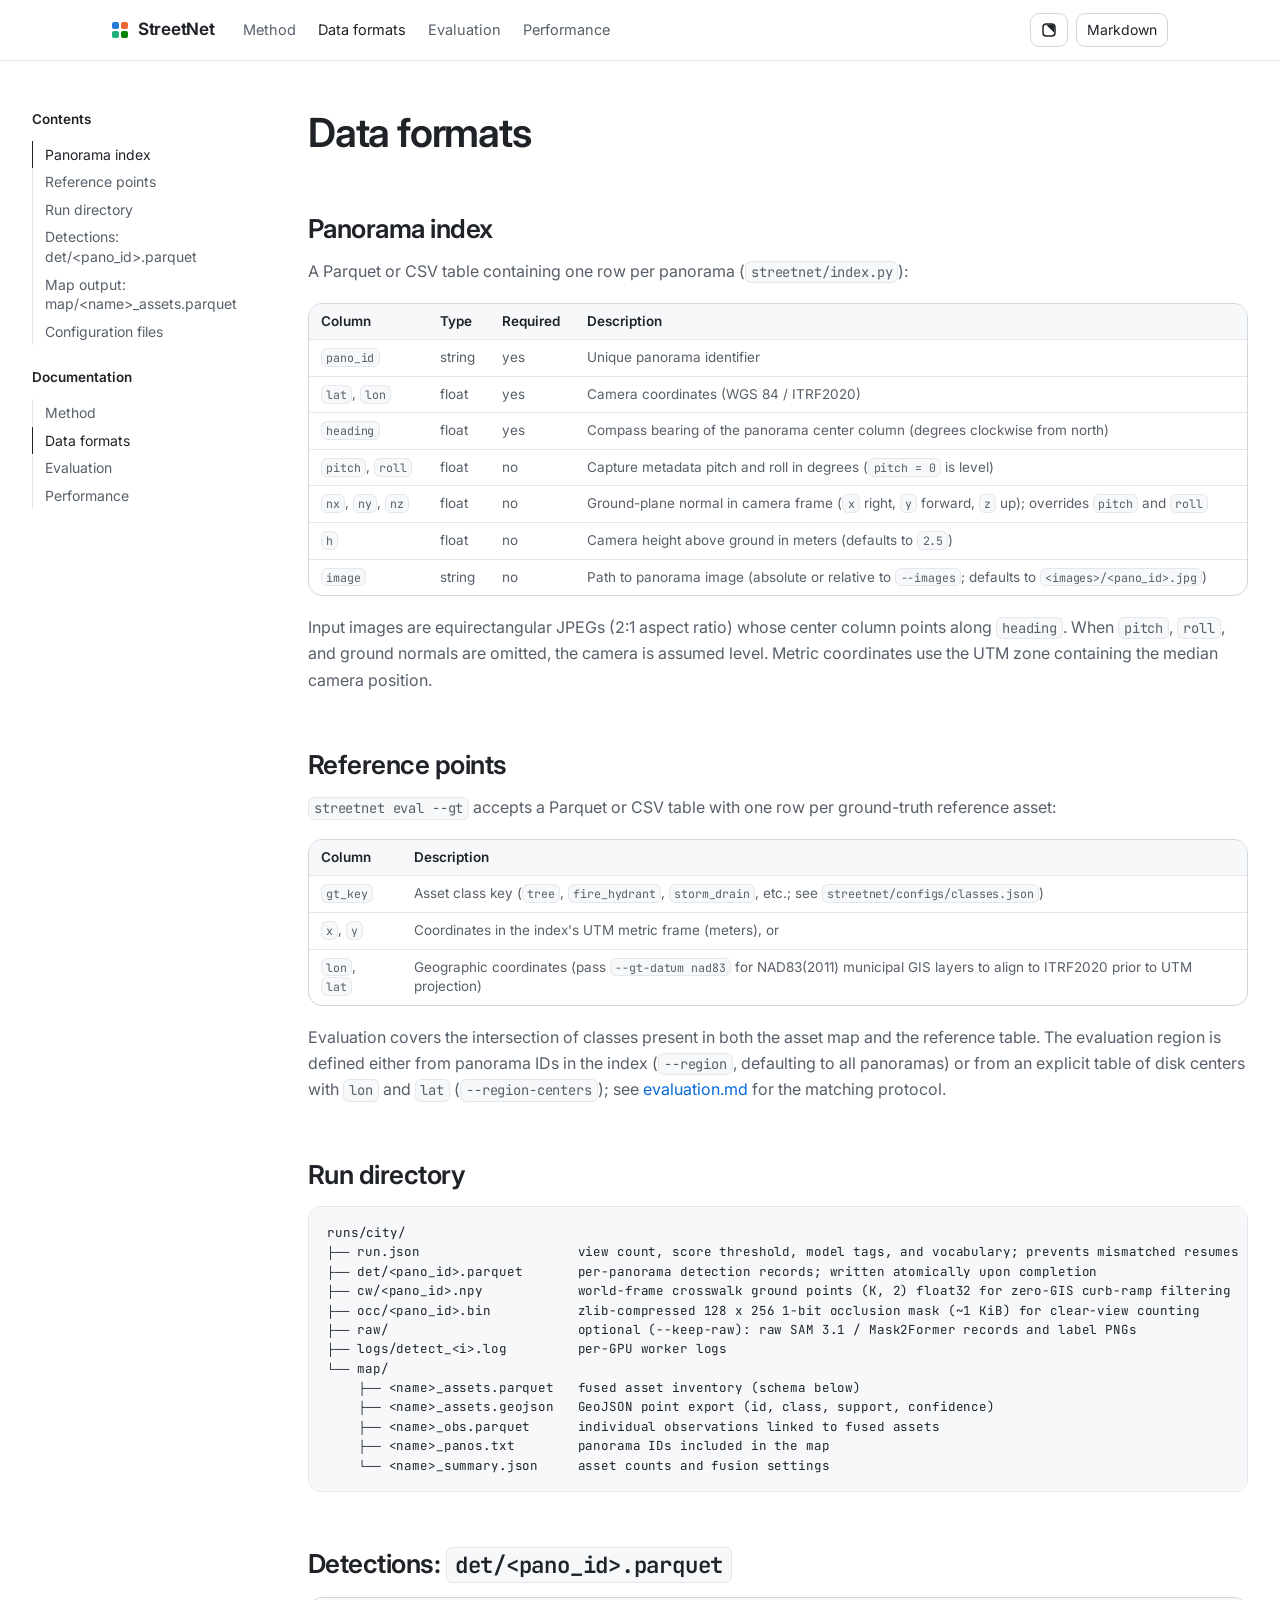
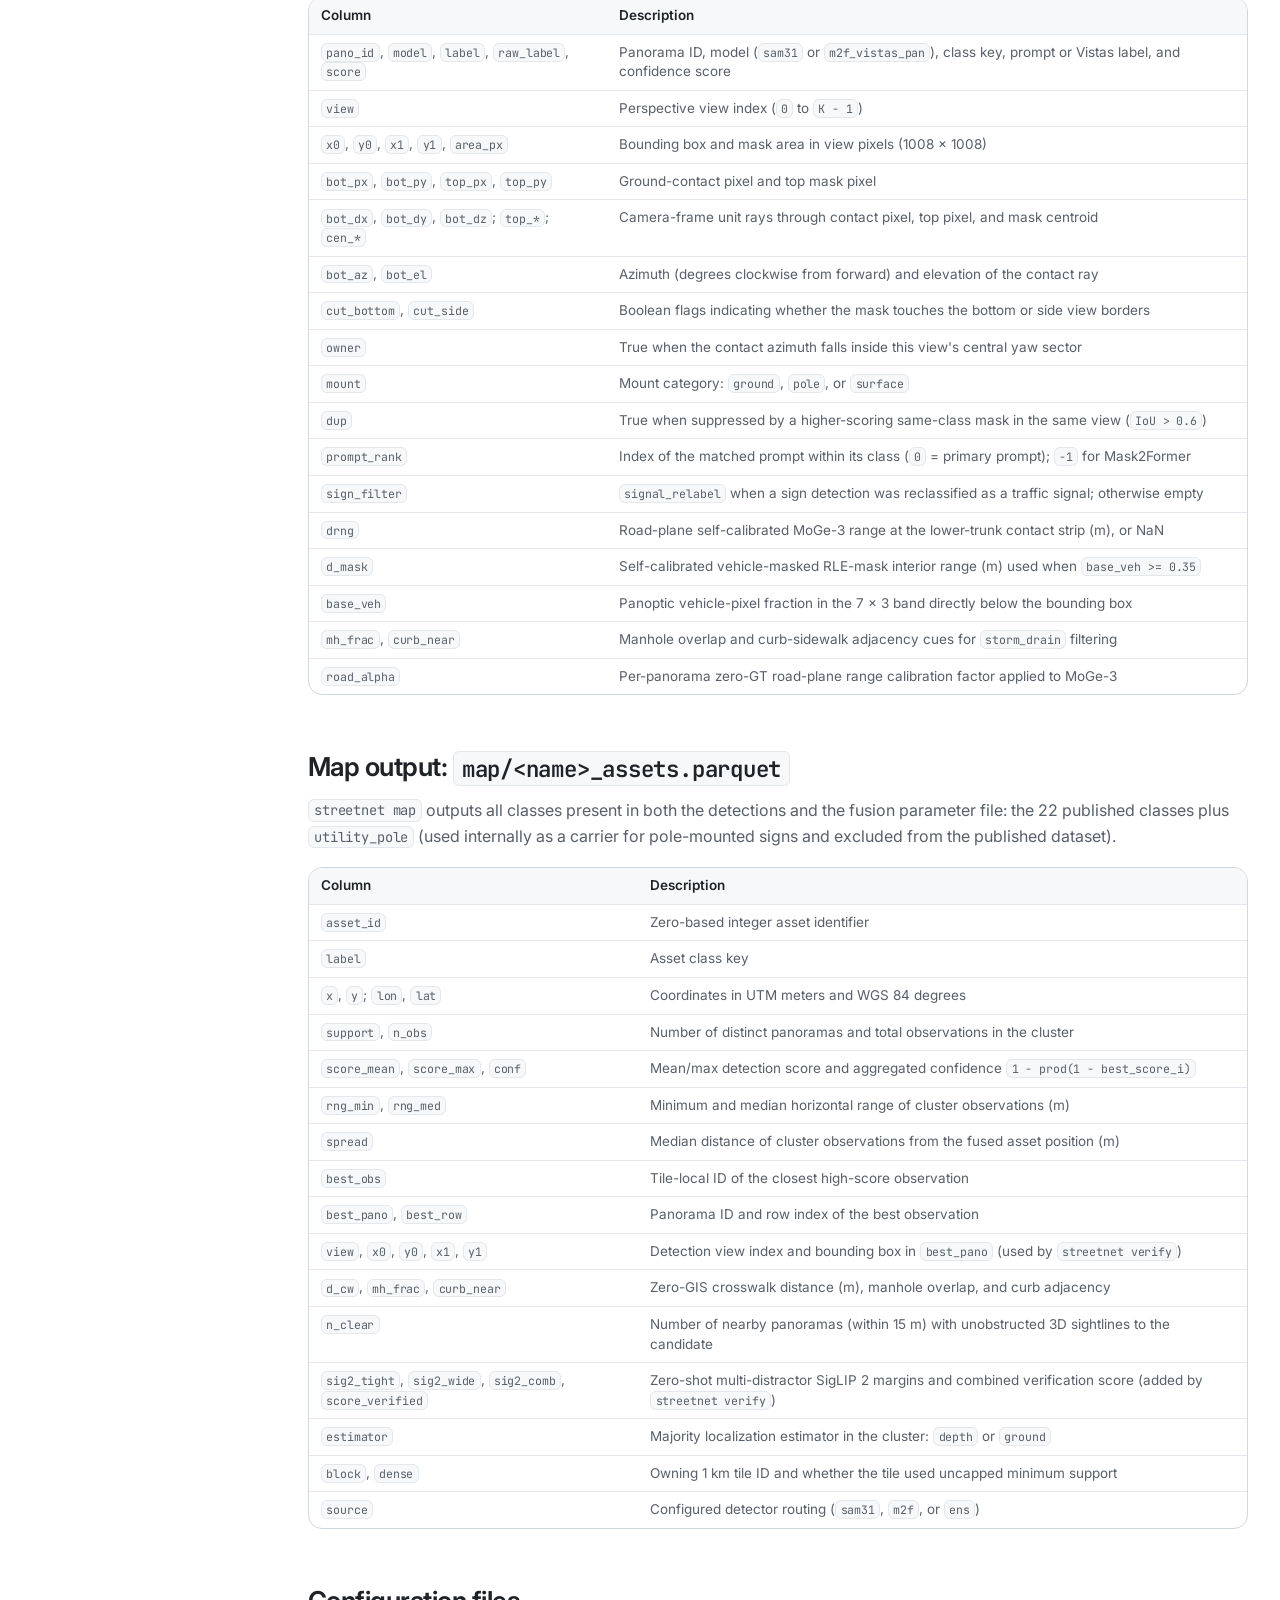
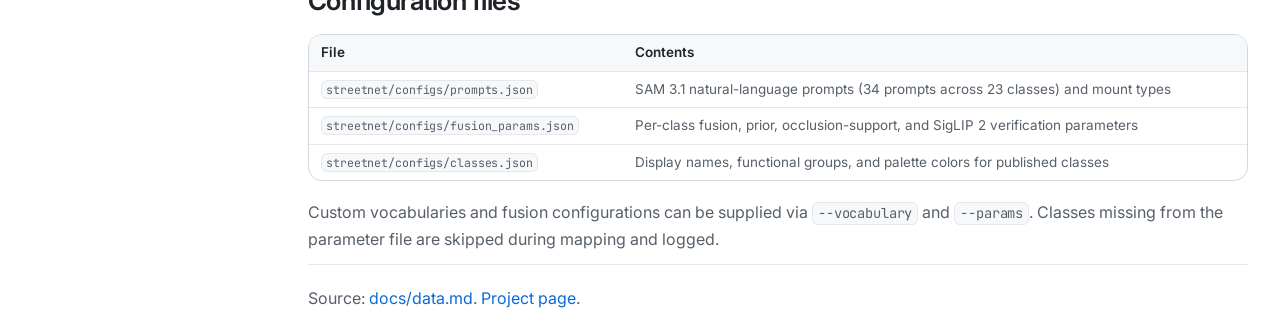
<file: docs/data.html>
<!doctype html>
<html lang="en">
<head>
<meta charset="utf-8">
<meta name="viewport" content="width=device-width, initial-scale=1">
<title>Data formats | StreetNet</title>
<meta name="description" content="StreetNet documentation: Data formats.">
<meta name="theme-color" content="#ffffff" media="(prefers-color-scheme: light)">
<meta name="theme-color" content="#0d1117" media="(prefers-color-scheme: dark)">
<link rel="icon" href="assets/img/favicon.svg" type="image/svg+xml">
<link rel="preload" href="assets/fonts/Inter-Variable.woff2" as="font" type="font/woff2" crossorigin>
<link rel="stylesheet" href="assets/css/site.css">
<script src="assets/js/site.js"></script>
</head>
<body>
<!-- Generated by tools/pages.py from docs/data.md. Edit the Markdown document and run the tool. -->
<header class="nav">
  <div class="wrap">
    <a class="brand" href="index.html" aria-label="StreetNet, project page">
      <span class="mark" aria-hidden="true"><i style="background:var(--g0)"></i><i style="background:var(--g1)"></i><i style="background:var(--g2)"></i><i style="background:var(--g5)"></i></span>StreetNet</a>
    <nav class="links" aria-label="Documentation"><a href="method.html">Method</a><a href="data.html" class=on>Data formats</a><a href="evaluation.html">Evaluation</a><a href="performance.html">Performance</a></nav>
    <div class="end">
      <button class="icon-btn" id="theme" type="button" aria-label="Switch the theme"><svg viewBox="0 0 16 16" aria-hidden="true"><rect x="2" y="2" width="12" height="12" rx="3.2" fill="none" stroke="currentColor" stroke-width="1.5"/><path d="M5.2 2.75h5.6a2.45 2.45 0 0 1 2.45 2.45v5.6z" fill="currentColor"/></svg></button>
      <a class="icon-btn" href="https://github.com/mkturkcan/streetnet/blob/main/docs/data.md" aria-label="This document on GitHub">Markdown</a>
      <button class="icon-btn menu-btn" id="menu" type="button" aria-expanded="false" aria-controls="sheet">Menu</button>
    </div>
  </div>
  <div class="sheet" id="sheet"><a href="index.html">Project page</a><a href="method.html">Method</a><a href="data.html">Data formats</a><a href="evaluation.html">Evaluation</a><a href="performance.html">Performance</a></div>
</header>
<main class="wrap doc">
  <aside class="toc" aria-label="Contents">
    <p>Contents</p>
    <a class="l2" href="#panorama-index">Panorama index</a>
    <a class="l2" href="#reference-points">Reference points</a>
    <a class="l2" href="#run-directory">Run directory</a>
    <a class="l2" href="#detections-detparquet">Detections: det/&lt;pano_id&gt;.parquet</a>
    <a class="l2" href="#map-output-map_assetsparquet">Map output: map/&lt;name&gt;_assets.parquet</a>
    <a class="l2" href="#configuration-files">Configuration files</a>
    <div class="pages"><p>Documentation</p><a href="method.html">Method</a><a href="data.html" class=on>Data formats</a><a href="evaluation.html">Evaluation</a><a href="performance.html">Performance</a></div>
  </aside>
  <article class="md">
<h1>Data formats</h1>
<h2 id="panorama-index">Panorama index<a class="anchor" href="#panorama-index" aria-label="Link to this section">#</a></h2>
<p>A Parquet or CSV table containing one row per panorama (<code>streetnet/index.py</code>):</p>
<div class="table-wrap"><table><thead><tr><th>Column</th><th>Type</th><th>Required</th><th>Description</th></tr></thead><tbody><tr><td><code>pano_id</code></td><td>string</td><td>yes</td><td>Unique panorama identifier</td></tr><tr><td><code>lat</code>, <code>lon</code></td><td>float</td><td>yes</td><td>Camera coordinates (WGS 84 / ITRF2020)</td></tr><tr><td><code>heading</code></td><td>float</td><td>yes</td><td>Compass bearing of the panorama center column (degrees clockwise from north)</td></tr><tr><td><code>pitch</code>, <code>roll</code></td><td>float</td><td>no</td><td>Capture metadata pitch and roll in degrees (<code>pitch = 0</code> is level)</td></tr><tr><td><code>nx</code>, <code>ny</code>, <code>nz</code></td><td>float</td><td>no</td><td>Ground-plane normal in camera frame (<code>x</code> right, <code>y</code> forward, <code>z</code> up); overrides <code>pitch</code> and <code>roll</code></td></tr><tr><td><code>h</code></td><td>float</td><td>no</td><td>Camera height above ground in meters (defaults to <code>2.5</code>)</td></tr><tr><td><code>image</code></td><td>string</td><td>no</td><td>Path to panorama image (absolute or relative to <code>--images</code>; defaults to <code>&lt;images&gt;/&lt;pano_id&gt;.jpg</code>)</td></tr></tbody></table></div>
<p>Input images are equirectangular JPEGs (2:1 aspect ratio) whose center column points along <code>heading</code>. When <code>pitch</code>, <code>roll</code>, and ground normals are omitted, the camera is assumed level. Metric coordinates use the UTM zone containing the median camera position.</p>
<h2 id="reference-points">Reference points<a class="anchor" href="#reference-points" aria-label="Link to this section">#</a></h2>
<p><code>streetnet eval --gt</code> accepts a Parquet or CSV table with one row per ground-truth reference asset:</p>
<div class="table-wrap"><table><thead><tr><th>Column</th><th>Description</th></tr></thead><tbody><tr><td><code>gt_key</code></td><td>Asset class key (<code>tree</code>, <code>fire_hydrant</code>, <code>storm_drain</code>, etc.; see <code>streetnet/configs/classes.json</code>)</td></tr><tr><td><code>x</code>, <code>y</code></td><td>Coordinates in the index's UTM metric frame (meters), or</td></tr><tr><td><code>lon</code>, <code>lat</code></td><td>Geographic coordinates (pass <code>--gt-datum nad83</code> for NAD83(2011) municipal GIS layers to align to ITRF2020 prior to UTM projection)</td></tr></tbody></table></div>
<p>Evaluation covers the intersection of classes present in both the asset map and the reference table. The evaluation region is defined either from panorama IDs in the index (<code>--region</code>, defaulting to all panoramas) or from an explicit table of disk centers with <code>lon</code> and <code>lat</code> (<code>--region-centers</code>); see <a href="evaluation.html">evaluation.md</a> for the matching protocol.</p>
<h2 id="run-directory">Run directory<a class="anchor" href="#run-directory" aria-label="Link to this section">#</a></h2>
<pre><code>runs/city/
├── run.json                    view count, score threshold, model tags, and vocabulary; prevents mismatched resumes
├── det/&lt;pano_id&gt;.parquet       per-panorama detection records; written atomically upon completion
├── cw/&lt;pano_id&gt;.npy            world-frame crosswalk ground points (K, 2) float32 for zero-GIS curb-ramp filtering
├── occ/&lt;pano_id&gt;.bin           zlib-compressed 128 x 256 1-bit occlusion mask (~1 KiB) for clear-view counting
├── raw/                        optional (--keep-raw): raw SAM 3.1 / Mask2Former records and label PNGs
├── logs/detect_&lt;i&gt;.log         per-GPU worker logs
└── map/
    ├── &lt;name&gt;_assets.parquet   fused asset inventory (schema below)
    ├── &lt;name&gt;_assets.geojson   GeoJSON point export (id, class, support, confidence)
    ├── &lt;name&gt;_obs.parquet      individual observations linked to fused assets
    ├── &lt;name&gt;_panos.txt        panorama IDs included in the map
    └── &lt;name&gt;_summary.json     asset counts and fusion settings</code></pre>
<h2 id="detections-detparquet">Detections: <code>det/&lt;pano_id&gt;.parquet</code><a class="anchor" href="#detections-detparquet" aria-label="Link to this section">#</a></h2>
<div class="table-wrap"><table><thead><tr><th>Column</th><th>Description</th></tr></thead><tbody><tr><td><code>pano_id</code>, <code>model</code>, <code>label</code>, <code>raw_label</code>, <code>score</code></td><td>Panorama ID, model (<code>sam31</code> or <code>m2f_vistas_pan</code>), class key, prompt or Vistas label, and confidence score</td></tr><tr><td><code>view</code></td><td>Perspective view index (<code>0</code> to <code>K - 1</code>)</td></tr><tr><td><code>x0</code>, <code>y0</code>, <code>x1</code>, <code>y1</code>, <code>area_px</code></td><td>Bounding box and mask area in view pixels (1008 x 1008)</td></tr><tr><td><code>bot_px</code>, <code>bot_py</code>, <code>top_px</code>, <code>top_py</code></td><td>Ground-contact pixel and top mask pixel</td></tr><tr><td><code>bot_dx</code>, <code>bot_dy</code>, <code>bot_dz</code>; <code>top_*</code>; <code>cen_*</code></td><td>Camera-frame unit rays through contact pixel, top pixel, and mask centroid</td></tr><tr><td><code>bot_az</code>, <code>bot_el</code></td><td>Azimuth (degrees clockwise from forward) and elevation of the contact ray</td></tr><tr><td><code>cut_bottom</code>, <code>cut_side</code></td><td>Boolean flags indicating whether the mask touches the bottom or side view borders</td></tr><tr><td><code>owner</code></td><td>True when the contact azimuth falls inside this view's central yaw sector</td></tr><tr><td><code>mount</code></td><td>Mount category: <code>ground</code>, <code>pole</code>, or <code>surface</code></td></tr><tr><td><code>dup</code></td><td>True when suppressed by a higher-scoring same-class mask in the same view (<code>IoU &gt; 0.6</code>)</td></tr><tr><td><code>prompt_rank</code></td><td>Index of the matched prompt within its class (<code>0</code> = primary prompt); <code>-1</code> for Mask2Former</td></tr><tr><td><code>sign_filter</code></td><td><code>signal_relabel</code> when a sign detection was reclassified as a traffic signal; otherwise empty</td></tr><tr><td><code>drng</code></td><td>Road-plane self-calibrated MoGe-3 range at the lower-trunk contact strip (m), or NaN</td></tr><tr><td><code>d_mask</code></td><td>Self-calibrated vehicle-masked RLE-mask interior range (m) used when <code>base_veh &gt;= 0.35</code></td></tr><tr><td><code>base_veh</code></td><td>Panoptic vehicle-pixel fraction in the 7 x 3 band directly below the bounding box</td></tr><tr><td><code>mh_frac</code>, <code>curb_near</code></td><td>Manhole overlap and curb-sidewalk adjacency cues for <code>storm_drain</code> filtering</td></tr><tr><td><code>road_alpha</code></td><td>Per-panorama zero-GT road-plane range calibration factor applied to MoGe-3</td></tr></tbody></table></div>
<h2 id="map-output-map_assetsparquet">Map output: <code>map/&lt;name&gt;_assets.parquet</code><a class="anchor" href="#map-output-map_assetsparquet" aria-label="Link to this section">#</a></h2>
<p><code>streetnet map</code> outputs all classes present in both the detections and the fusion parameter file: the 22 published classes plus <code>utility_pole</code> (used internally as a carrier for pole-mounted signs and excluded from the published dataset).</p>
<div class="table-wrap"><table><thead><tr><th>Column</th><th>Description</th></tr></thead><tbody><tr><td><code>asset_id</code></td><td>Zero-based integer asset identifier</td></tr><tr><td><code>label</code></td><td>Asset class key</td></tr><tr><td><code>x</code>, <code>y</code>; <code>lon</code>, <code>lat</code></td><td>Coordinates in UTM meters and WGS 84 degrees</td></tr><tr><td><code>support</code>, <code>n_obs</code></td><td>Number of distinct panoramas and total observations in the cluster</td></tr><tr><td><code>score_mean</code>, <code>score_max</code>, <code>conf</code></td><td>Mean/max detection score and aggregated confidence <code>1 - prod(1 - best_score_i)</code></td></tr><tr><td><code>rng_min</code>, <code>rng_med</code></td><td>Minimum and median horizontal range of cluster observations (m)</td></tr><tr><td><code>spread</code></td><td>Median distance of cluster observations from the fused asset position (m)</td></tr><tr><td><code>best_obs</code></td><td>Tile-local ID of the closest high-score observation</td></tr><tr><td><code>best_pano</code>, <code>best_row</code></td><td>Panorama ID and row index of the best observation</td></tr><tr><td><code>view</code>, <code>x0</code>, <code>y0</code>, <code>x1</code>, <code>y1</code></td><td>Detection view index and bounding box in <code>best_pano</code> (used by <code>streetnet verify</code>)</td></tr><tr><td><code>d_cw</code>, <code>mh_frac</code>, <code>curb_near</code></td><td>Zero-GIS crosswalk distance (m), manhole overlap, and curb adjacency</td></tr><tr><td><code>n_clear</code></td><td>Number of nearby panoramas (within 15 m) with unobstructed 3D sightlines to the candidate</td></tr><tr><td><code>sig2_tight</code>, <code>sig2_wide</code>, <code>sig2_comb</code>, <code>score_verified</code></td><td>Zero-shot multi-distractor SigLIP 2 margins and combined verification score (added by <code>streetnet verify</code>)</td></tr><tr><td><code>estimator</code></td><td>Majority localization estimator in the cluster: <code>depth</code> or <code>ground</code></td></tr><tr><td><code>block</code>, <code>dense</code></td><td>Owning 1 km tile ID and whether the tile used uncapped minimum support</td></tr><tr><td><code>source</code></td><td>Configured detector routing (<code>sam31</code>, <code>m2f</code>, or <code>ens</code>)</td></tr></tbody></table></div>
<h2 id="configuration-files">Configuration files<a class="anchor" href="#configuration-files" aria-label="Link to this section">#</a></h2>
<div class="table-wrap"><table><thead><tr><th>File</th><th>Contents</th></tr></thead><tbody><tr><td><code>streetnet/configs/prompts.json</code></td><td>SAM 3.1 natural-language prompts (34 prompts across 23 classes) and mount types</td></tr><tr><td><code>streetnet/configs/fusion_params.json</code></td><td>Per-class fusion, prior, occlusion-support, and SigLIP 2 verification parameters</td></tr><tr><td><code>streetnet/configs/classes.json</code></td><td>Display names, functional groups, and palette colors for published classes</td></tr></tbody></table></div>
<p>Custom vocabularies and fusion configurations can be supplied via <code>--vocabulary</code> and <code>--params</code>. Classes missing from the parameter file are skipped during mapping and logged.</p>
    <p class="doc-foot">Source: <a href="https://github.com/mkturkcan/streetnet/blob/main/docs/data.md">docs/data.md</a>. <a href="index.html">Project page</a>.</p>
  </article>
</main>
</body>
</html>
</file>
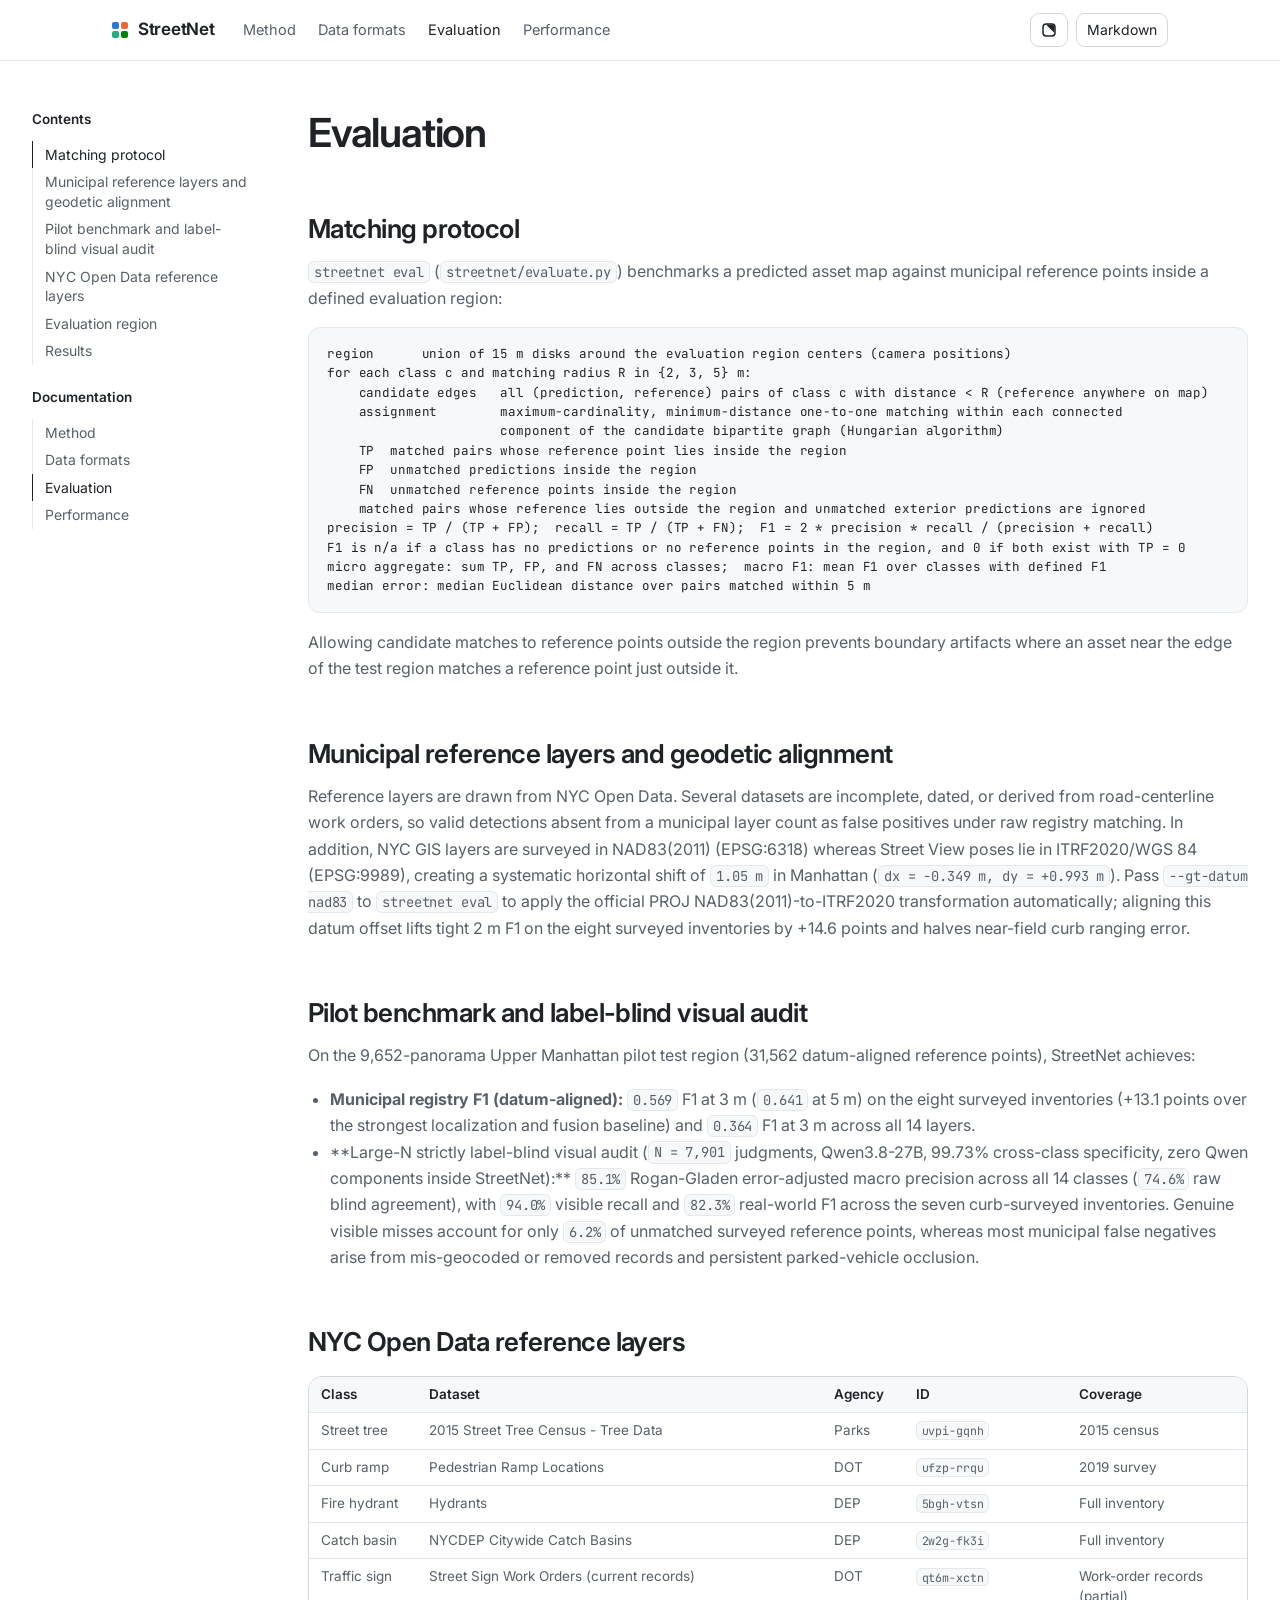
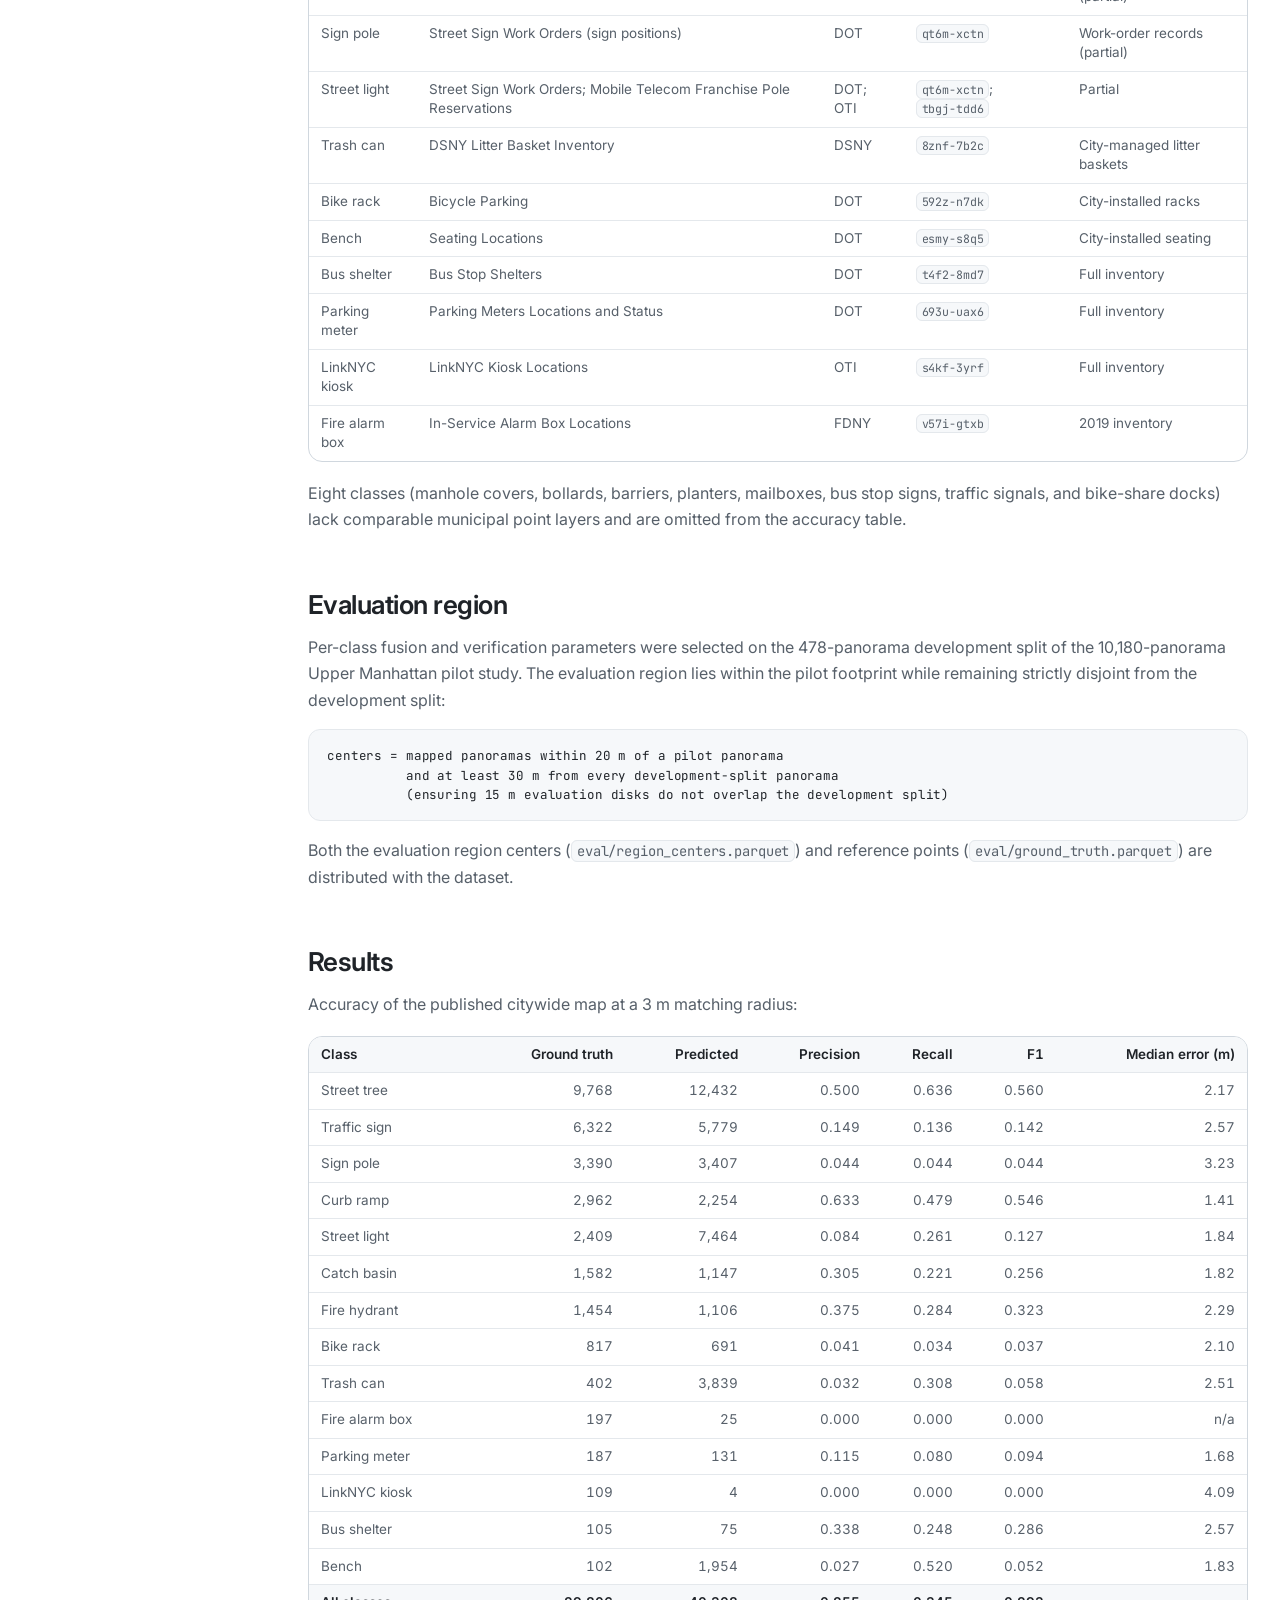
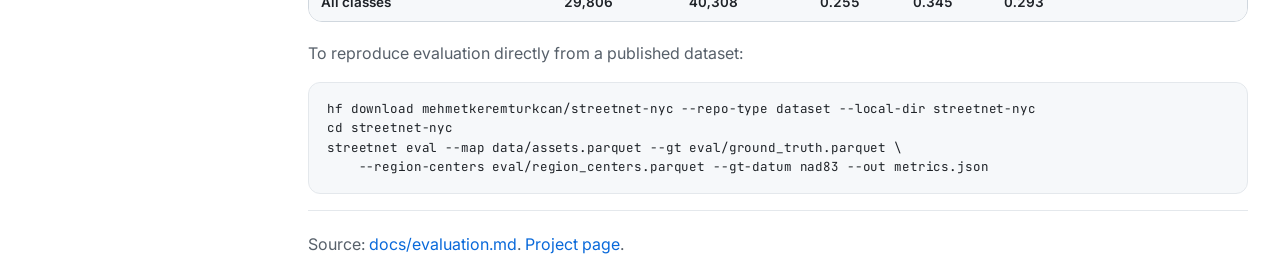
<file: docs/evaluation.html>
<!doctype html>
<html lang="en">
<head>
<meta charset="utf-8">
<meta name="viewport" content="width=device-width, initial-scale=1">
<title>Evaluation | StreetNet</title>
<meta name="description" content="StreetNet documentation: Evaluation.">
<meta name="theme-color" content="#ffffff" media="(prefers-color-scheme: light)">
<meta name="theme-color" content="#0d1117" media="(prefers-color-scheme: dark)">
<link rel="icon" href="assets/img/favicon.svg" type="image/svg+xml">
<link rel="preload" href="assets/fonts/Inter-Variable.woff2" as="font" type="font/woff2" crossorigin>
<link rel="stylesheet" href="assets/css/site.css">
<script src="assets/js/site.js"></script>
</head>
<body>
<!-- Generated by tools/pages.py from docs/evaluation.md. Edit the Markdown document and run the tool. -->
<header class="nav">
  <div class="wrap">
    <a class="brand" href="index.html" aria-label="StreetNet, project page">
      <span class="mark" aria-hidden="true"><i style="background:var(--g0)"></i><i style="background:var(--g1)"></i><i style="background:var(--g2)"></i><i style="background:var(--g5)"></i></span>StreetNet</a>
    <nav class="links" aria-label="Documentation"><a href="method.html">Method</a><a href="data.html">Data formats</a><a href="evaluation.html" class=on>Evaluation</a><a href="performance.html">Performance</a></nav>
    <div class="end">
      <button class="icon-btn" id="theme" type="button" aria-label="Switch the theme"><svg viewBox="0 0 16 16" aria-hidden="true"><rect x="2" y="2" width="12" height="12" rx="3.2" fill="none" stroke="currentColor" stroke-width="1.5"/><path d="M5.2 2.75h5.6a2.45 2.45 0 0 1 2.45 2.45v5.6z" fill="currentColor"/></svg></button>
      <a class="icon-btn" href="https://github.com/mkturkcan/streetnet/blob/main/docs/evaluation.md" aria-label="This document on GitHub">Markdown</a>
      <button class="icon-btn menu-btn" id="menu" type="button" aria-expanded="false" aria-controls="sheet">Menu</button>
    </div>
  </div>
  <div class="sheet" id="sheet"><a href="index.html">Project page</a><a href="method.html">Method</a><a href="data.html">Data formats</a><a href="evaluation.html">Evaluation</a><a href="performance.html">Performance</a></div>
</header>
<main class="wrap doc">
  <aside class="toc" aria-label="Contents">
    <p>Contents</p>
    <a class="l2" href="#matching-protocol">Matching protocol</a>
    <a class="l2" href="#municipal-reference-layers-and-geodetic-alignment">Municipal reference layers and geodetic alignment</a>
    <a class="l2" href="#pilot-benchmark-and-label-blind-visual-audit">Pilot benchmark and label-blind visual audit</a>
    <a class="l2" href="#nyc-open-data-reference-layers">NYC Open Data reference layers</a>
    <a class="l2" href="#evaluation-region">Evaluation region</a>
    <a class="l2" href="#results">Results</a>
    <div class="pages"><p>Documentation</p><a href="method.html">Method</a><a href="data.html">Data formats</a><a href="evaluation.html" class=on>Evaluation</a><a href="performance.html">Performance</a></div>
  </aside>
  <article class="md">
<h1>Evaluation</h1>
<h2 id="matching-protocol">Matching protocol<a class="anchor" href="#matching-protocol" aria-label="Link to this section">#</a></h2>
<p><code>streetnet eval</code> (<code>streetnet/evaluate.py</code>) benchmarks a predicted asset map against municipal reference points inside a defined evaluation region:</p>
<pre><code>region      union of 15 m disks around the evaluation region centers (camera positions)
for each class c and matching radius R in {2, 3, 5} m:
    candidate edges   all (prediction, reference) pairs of class c with distance &lt; R (reference anywhere on map)
    assignment        maximum-cardinality, minimum-distance one-to-one matching within each connected
                      component of the candidate bipartite graph (Hungarian algorithm)
    TP  matched pairs whose reference point lies inside the region
    FP  unmatched predictions inside the region
    FN  unmatched reference points inside the region
    matched pairs whose reference lies outside the region and unmatched exterior predictions are ignored
precision = TP / (TP + FP);  recall = TP / (TP + FN);  F1 = 2 * precision * recall / (precision + recall)
F1 is n/a if a class has no predictions or no reference points in the region, and 0 if both exist with TP = 0
micro aggregate: sum TP, FP, and FN across classes;  macro F1: mean F1 over classes with defined F1
median error: median Euclidean distance over pairs matched within 5 m</code></pre>
<p>Allowing candidate matches to reference points outside the region prevents boundary artifacts where an asset near the edge of the test region matches a reference point just outside it.</p>
<h2 id="municipal-reference-layers-and-geodetic-alignment">Municipal reference layers and geodetic alignment<a class="anchor" href="#municipal-reference-layers-and-geodetic-alignment" aria-label="Link to this section">#</a></h2>
<p>Reference layers are drawn from NYC Open Data. Several datasets are incomplete, dated, or derived from road-centerline work orders, so valid detections absent from a municipal layer count as false positives under raw registry matching. In addition, NYC GIS layers are surveyed in NAD83(2011) (EPSG:6318) whereas Street View poses lie in ITRF2020/WGS 84 (EPSG:9989), creating a systematic horizontal shift of <code>1.05 m</code> in Manhattan (<code>dx = -0.349 m, dy = +0.993 m</code>). Pass <code>--gt-datum nad83</code> to <code>streetnet eval</code> to apply the official PROJ NAD83(2011)-to-ITRF2020 transformation automatically; aligning this datum offset lifts tight 2 m F1 on the eight surveyed inventories by +14.6 points and halves near-field curb ranging error.</p>
<h2 id="pilot-benchmark-and-label-blind-visual-audit">Pilot benchmark and label-blind visual audit<a class="anchor" href="#pilot-benchmark-and-label-blind-visual-audit" aria-label="Link to this section">#</a></h2>
<p>On the 9,652-panorama Upper Manhattan pilot test region (31,562 datum-aligned reference points), StreetNet achieves:</p>
<ul><li><strong>Municipal registry F1 (datum-aligned):</strong> <code>0.569</code> F1 at 3 m (<code>0.641</code> at 5 m) on the eight surveyed inventories (+13.1 points over the strongest localization and fusion baseline) and <code>0.364</code> F1 at 3 m across all 14 layers.</li><li>**Large-N strictly label-blind visual audit (<code>N = 7,901</code> judgments, Qwen3.8-27B, 99.73% cross-class specificity, zero Qwen components inside StreetNet):** <code>85.1%</code> Rogan-Gladen error-adjusted macro precision across all 14 classes (<code>74.6%</code> raw blind agreement), with <code>94.0%</code> visible recall and <code>82.3%</code> real-world F1 across the seven curb-surveyed inventories. Genuine visible misses account for only <code>6.2%</code> of unmatched surveyed reference points, whereas most municipal false negatives arise from mis-geocoded or removed records and persistent parked-vehicle occlusion.</li></ul>
<h2 id="nyc-open-data-reference-layers">NYC Open Data reference layers<a class="anchor" href="#nyc-open-data-reference-layers" aria-label="Link to this section">#</a></h2>
<div class="table-wrap"><table><thead><tr><th>Class</th><th>Dataset</th><th>Agency</th><th>ID</th><th>Coverage</th></tr></thead><tbody><tr><td>Street tree</td><td>2015 Street Tree Census - Tree Data</td><td>Parks</td><td><code>uvpi-gqnh</code></td><td>2015 census</td></tr><tr><td>Curb ramp</td><td>Pedestrian Ramp Locations</td><td>DOT</td><td><code>ufzp-rrqu</code></td><td>2019 survey</td></tr><tr><td>Fire hydrant</td><td>Hydrants</td><td>DEP</td><td><code>5bgh-vtsn</code></td><td>Full inventory</td></tr><tr><td>Catch basin</td><td>NYCDEP Citywide Catch Basins</td><td>DEP</td><td><code>2w2g-fk3i</code></td><td>Full inventory</td></tr><tr><td>Traffic sign</td><td>Street Sign Work Orders (current records)</td><td>DOT</td><td><code>qt6m-xctn</code></td><td>Work-order records (partial)</td></tr><tr><td>Sign pole</td><td>Street Sign Work Orders (sign positions)</td><td>DOT</td><td><code>qt6m-xctn</code></td><td>Work-order records (partial)</td></tr><tr><td>Street light</td><td>Street Sign Work Orders; Mobile Telecom Franchise Pole Reservations</td><td>DOT; OTI</td><td><code>qt6m-xctn</code>; <code>tbgj-tdd6</code></td><td>Partial</td></tr><tr><td>Trash can</td><td>DSNY Litter Basket Inventory</td><td>DSNY</td><td><code>8znf-7b2c</code></td><td>City-managed litter baskets</td></tr><tr><td>Bike rack</td><td>Bicycle Parking</td><td>DOT</td><td><code>592z-n7dk</code></td><td>City-installed racks</td></tr><tr><td>Bench</td><td>Seating Locations</td><td>DOT</td><td><code>esmy-s8q5</code></td><td>City-installed seating</td></tr><tr><td>Bus shelter</td><td>Bus Stop Shelters</td><td>DOT</td><td><code>t4f2-8md7</code></td><td>Full inventory</td></tr><tr><td>Parking meter</td><td>Parking Meters Locations and Status</td><td>DOT</td><td><code>693u-uax6</code></td><td>Full inventory</td></tr><tr><td>LinkNYC kiosk</td><td>LinkNYC Kiosk Locations</td><td>OTI</td><td><code>s4kf-3yrf</code></td><td>Full inventory</td></tr><tr><td>Fire alarm box</td><td>In-Service Alarm Box Locations</td><td>FDNY</td><td><code>v57i-gtxb</code></td><td>2019 inventory</td></tr></tbody></table></div>
<p>Eight classes (manhole covers, bollards, barriers, planters, mailboxes, bus stop signs, traffic signals, and bike-share docks) lack comparable municipal point layers and are omitted from the accuracy table.</p>
<h2 id="evaluation-region">Evaluation region<a class="anchor" href="#evaluation-region" aria-label="Link to this section">#</a></h2>
<p>Per-class fusion and verification parameters were selected on the 478-panorama development split of the 10,180-panorama Upper Manhattan pilot study. The evaluation region lies within the pilot footprint while remaining strictly disjoint from the development split:</p>
<pre><code>centers = mapped panoramas within 20 m of a pilot panorama
          and at least 30 m from every development-split panorama
          (ensuring 15 m evaluation disks do not overlap the development split)</code></pre>
<p>Both the evaluation region centers (<code>eval/region_centers.parquet</code>) and reference points (<code>eval/ground_truth.parquet</code>) are distributed with the dataset.</p>
<h2 id="results">Results<a class="anchor" href="#results" aria-label="Link to this section">#</a></h2>
<p>Accuracy of the published citywide map at a 3 m matching radius:</p>
<div class="table-wrap"><table><thead><tr><th>Class</th><th class=n>Ground truth</th><th class=n>Predicted</th><th class=n>Precision</th><th class=n>Recall</th><th class=n>F1</th><th class=n>Median error (m)</th></tr></thead><tbody><tr><td>Street tree</td><td class=n>9,768</td><td class=n>12,432</td><td class=n>0.500</td><td class=n>0.636</td><td class=n>0.560</td><td class=n>2.17</td></tr><tr><td>Traffic sign</td><td class=n>6,322</td><td class=n>5,779</td><td class=n>0.149</td><td class=n>0.136</td><td class=n>0.142</td><td class=n>2.57</td></tr><tr><td>Sign pole</td><td class=n>3,390</td><td class=n>3,407</td><td class=n>0.044</td><td class=n>0.044</td><td class=n>0.044</td><td class=n>3.23</td></tr><tr><td>Curb ramp</td><td class=n>2,962</td><td class=n>2,254</td><td class=n>0.633</td><td class=n>0.479</td><td class=n>0.546</td><td class=n>1.41</td></tr><tr><td>Street light</td><td class=n>2,409</td><td class=n>7,464</td><td class=n>0.084</td><td class=n>0.261</td><td class=n>0.127</td><td class=n>1.84</td></tr><tr><td>Catch basin</td><td class=n>1,582</td><td class=n>1,147</td><td class=n>0.305</td><td class=n>0.221</td><td class=n>0.256</td><td class=n>1.82</td></tr><tr><td>Fire hydrant</td><td class=n>1,454</td><td class=n>1,106</td><td class=n>0.375</td><td class=n>0.284</td><td class=n>0.323</td><td class=n>2.29</td></tr><tr><td>Bike rack</td><td class=n>817</td><td class=n>691</td><td class=n>0.041</td><td class=n>0.034</td><td class=n>0.037</td><td class=n>2.10</td></tr><tr><td>Trash can</td><td class=n>402</td><td class=n>3,839</td><td class=n>0.032</td><td class=n>0.308</td><td class=n>0.058</td><td class=n>2.51</td></tr><tr><td>Fire alarm box</td><td class=n>197</td><td class=n>25</td><td class=n>0.000</td><td class=n>0.000</td><td class=n>0.000</td><td class=n>n/a</td></tr><tr><td>Parking meter</td><td class=n>187</td><td class=n>131</td><td class=n>0.115</td><td class=n>0.080</td><td class=n>0.094</td><td class=n>1.68</td></tr><tr><td>LinkNYC kiosk</td><td class=n>109</td><td class=n>4</td><td class=n>0.000</td><td class=n>0.000</td><td class=n>0.000</td><td class=n>4.09</td></tr><tr><td>Bus shelter</td><td class=n>105</td><td class=n>75</td><td class=n>0.338</td><td class=n>0.248</td><td class=n>0.286</td><td class=n>2.57</td></tr><tr><td>Bench</td><td class=n>102</td><td class=n>1,954</td><td class=n>0.027</td><td class=n>0.520</td><td class=n>0.052</td><td class=n>1.83</td></tr><tr class="total"><td>All classes</td><td class=n>29,806</td><td class=n>40,308</td><td class=n>0.255</td><td class=n>0.345</td><td class=n>0.293</td><td class=n></td></tr></tbody></table></div>
<p>To reproduce evaluation directly from a published dataset:</p>
<pre><code>hf download mehmetkeremturkcan/streetnet-nyc --repo-type dataset --local-dir streetnet-nyc
cd streetnet-nyc
streetnet eval --map data/assets.parquet --gt eval/ground_truth.parquet \
    --region-centers eval/region_centers.parquet --gt-datum nad83 --out metrics.json</code></pre>
    <p class="doc-foot">Source: <a href="https://github.com/mkturkcan/streetnet/blob/main/docs/evaluation.md">docs/evaluation.md</a>. <a href="index.html">Project page</a>.</p>
  </article>
</main>
</body>
</html>
</file>
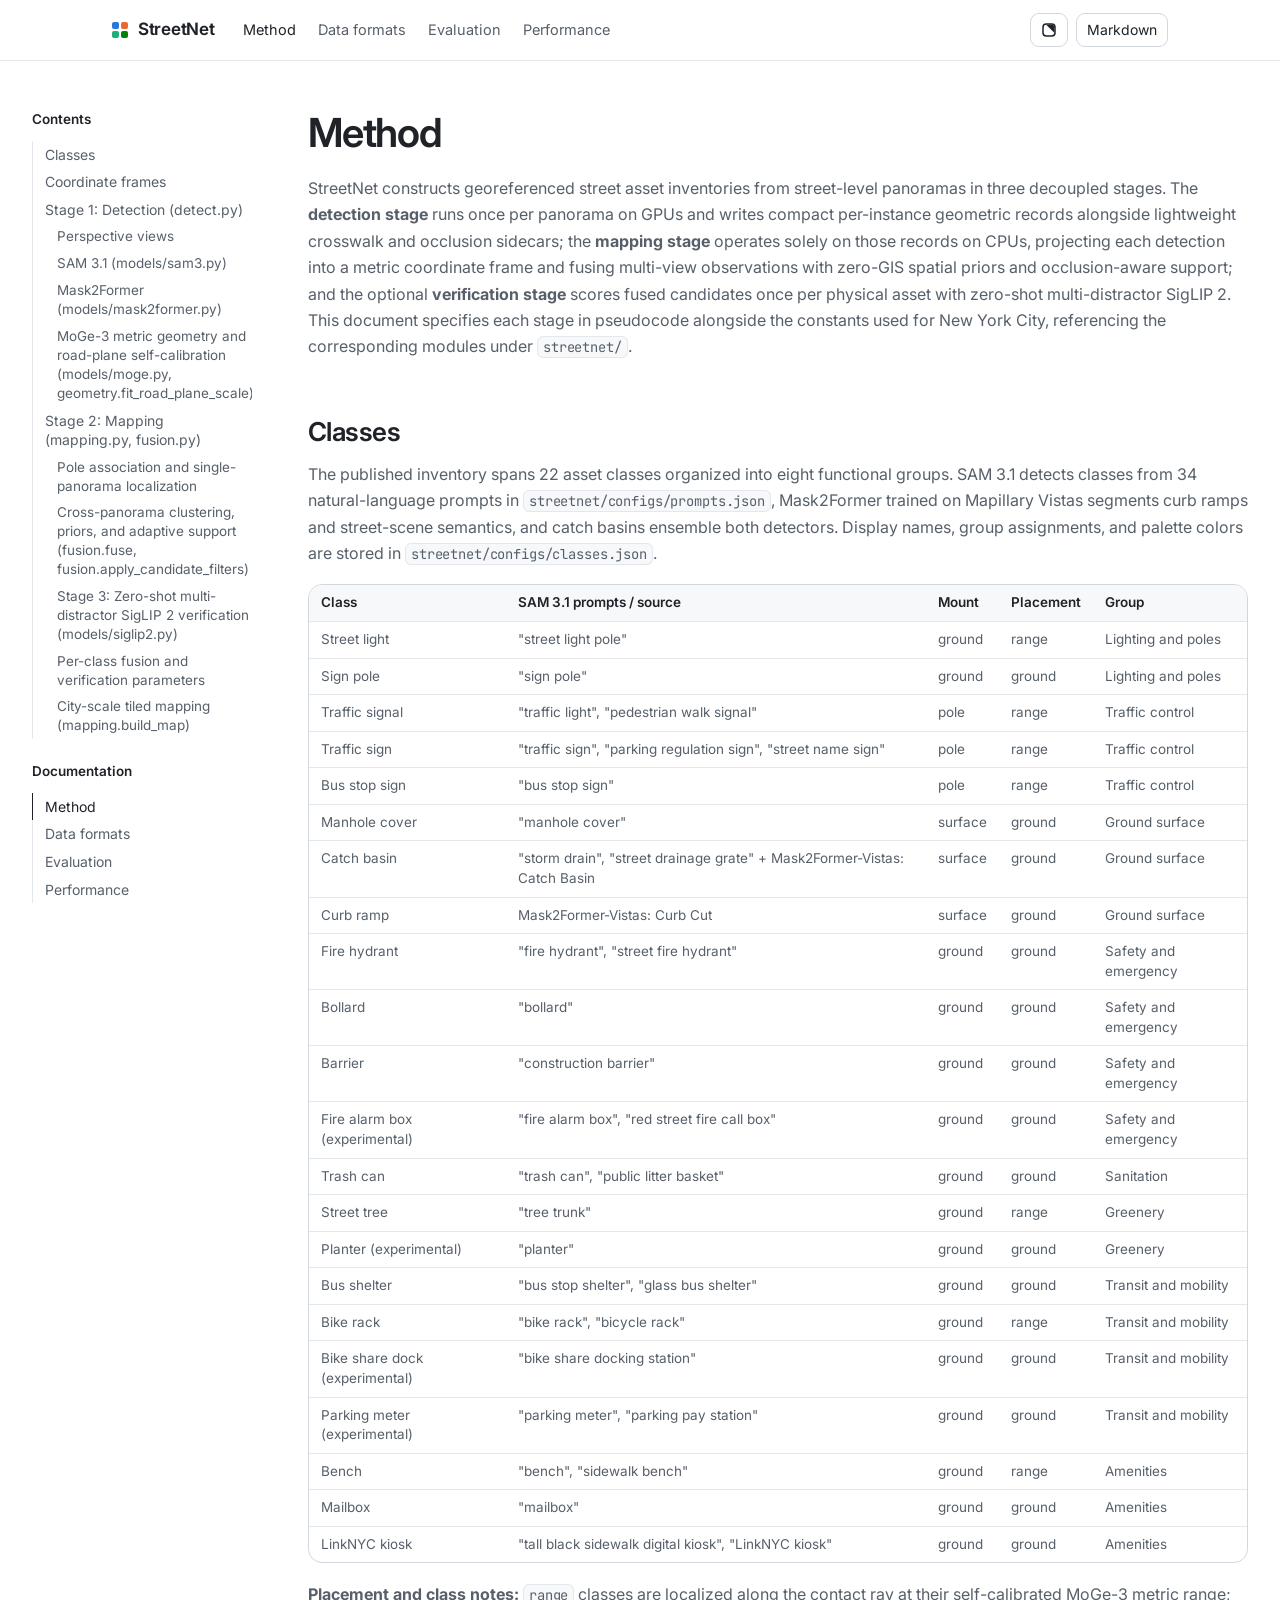
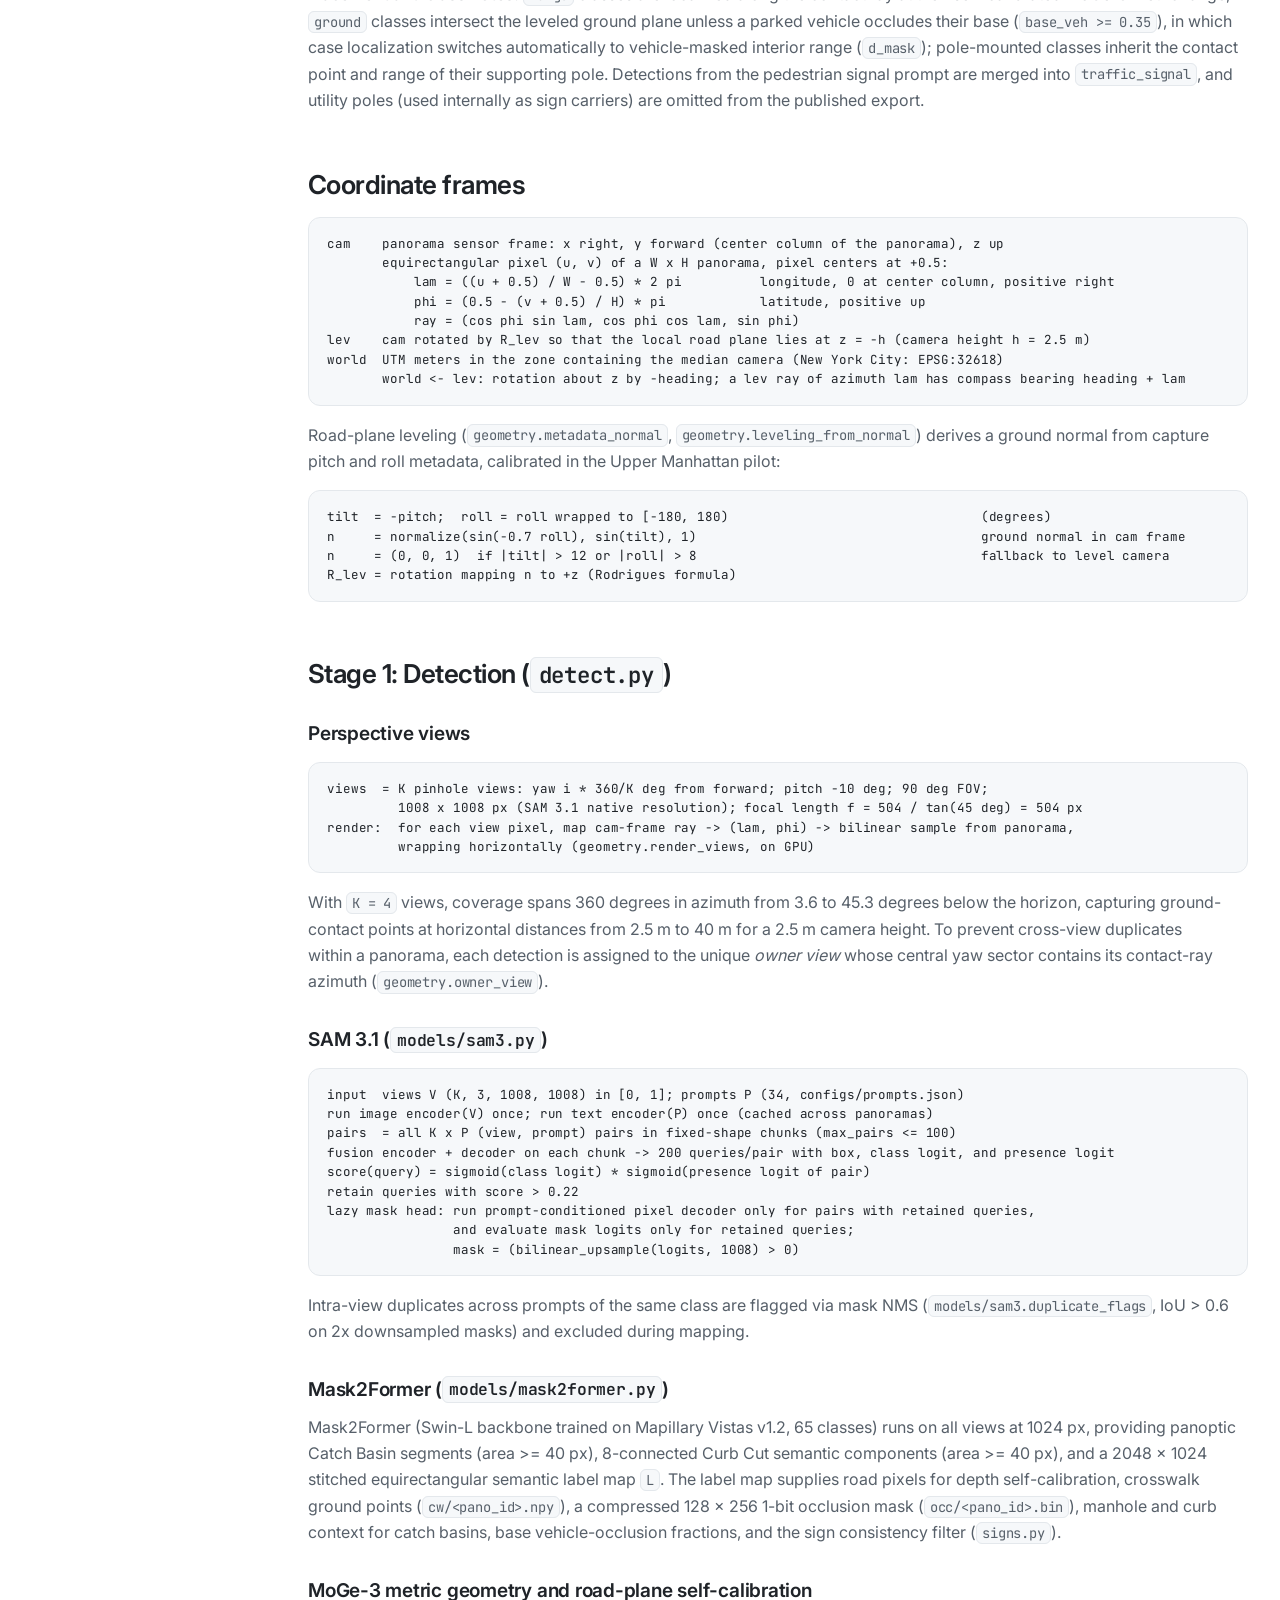
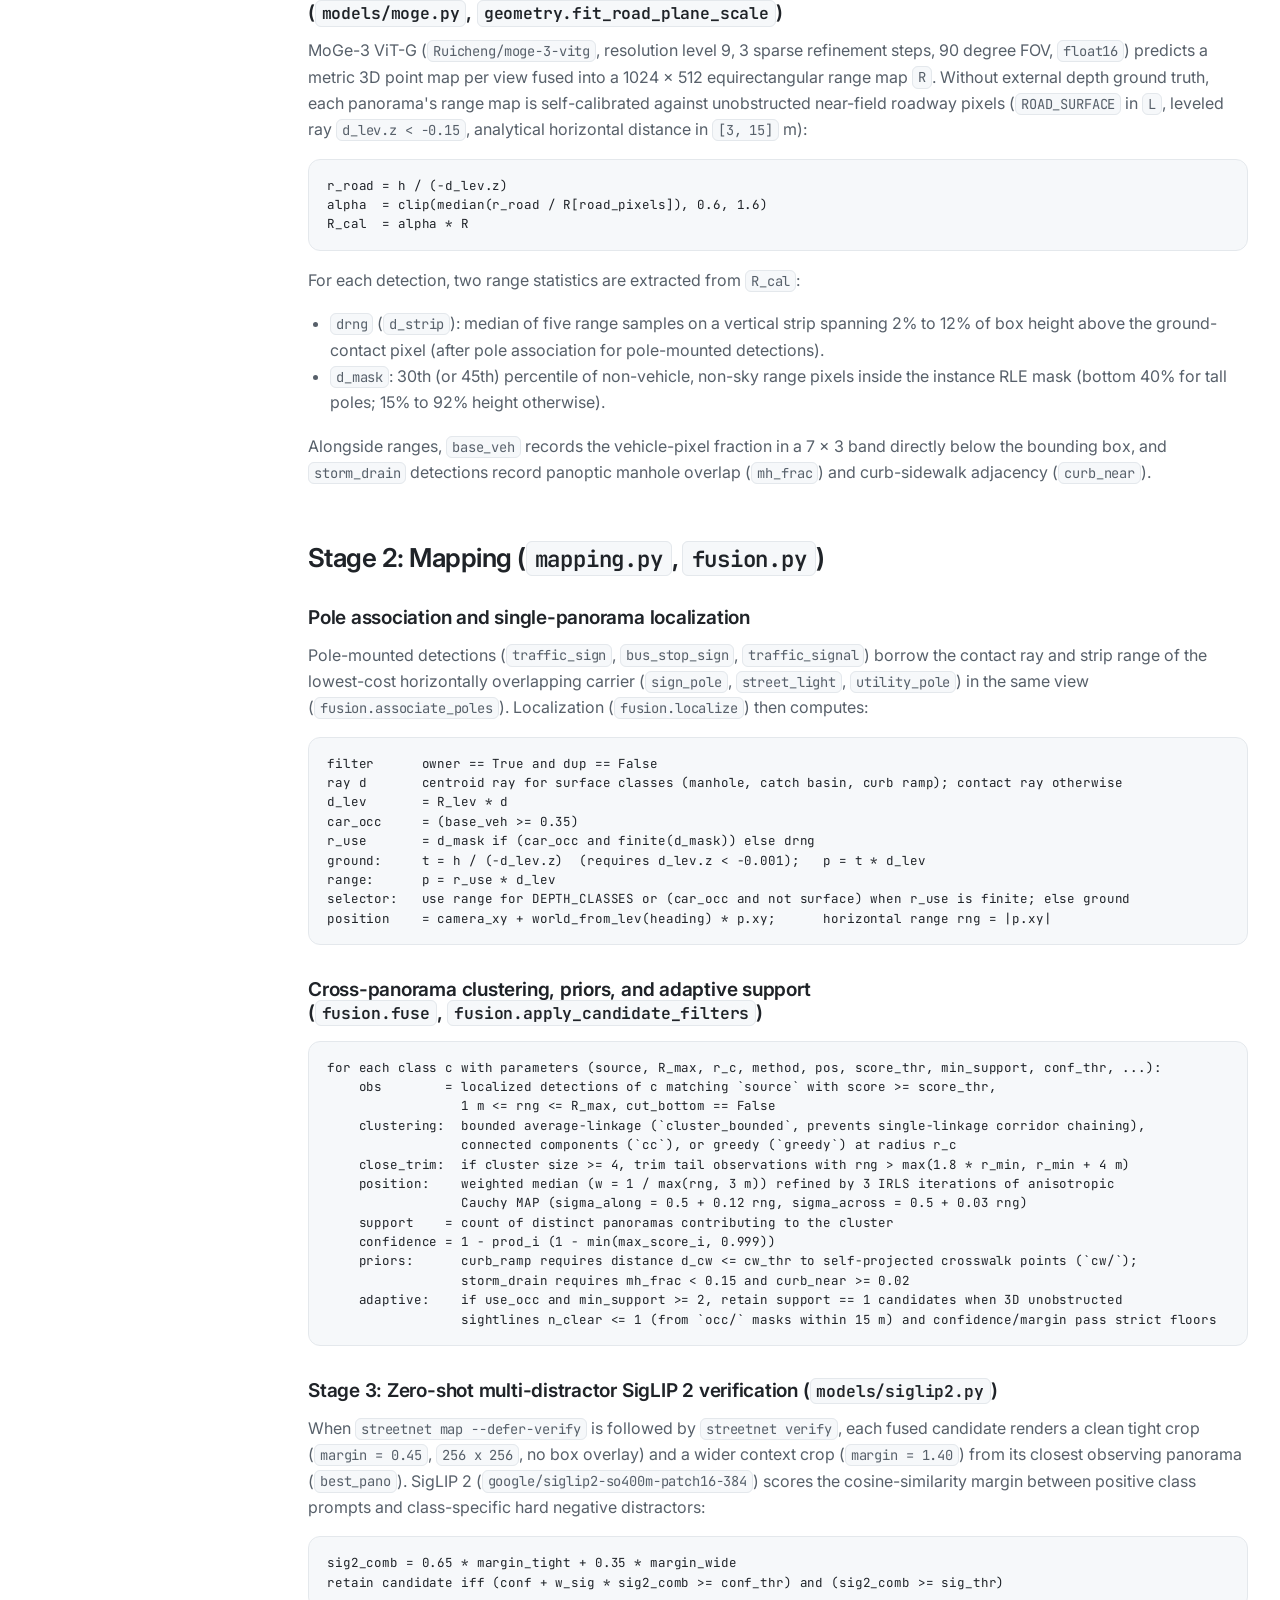
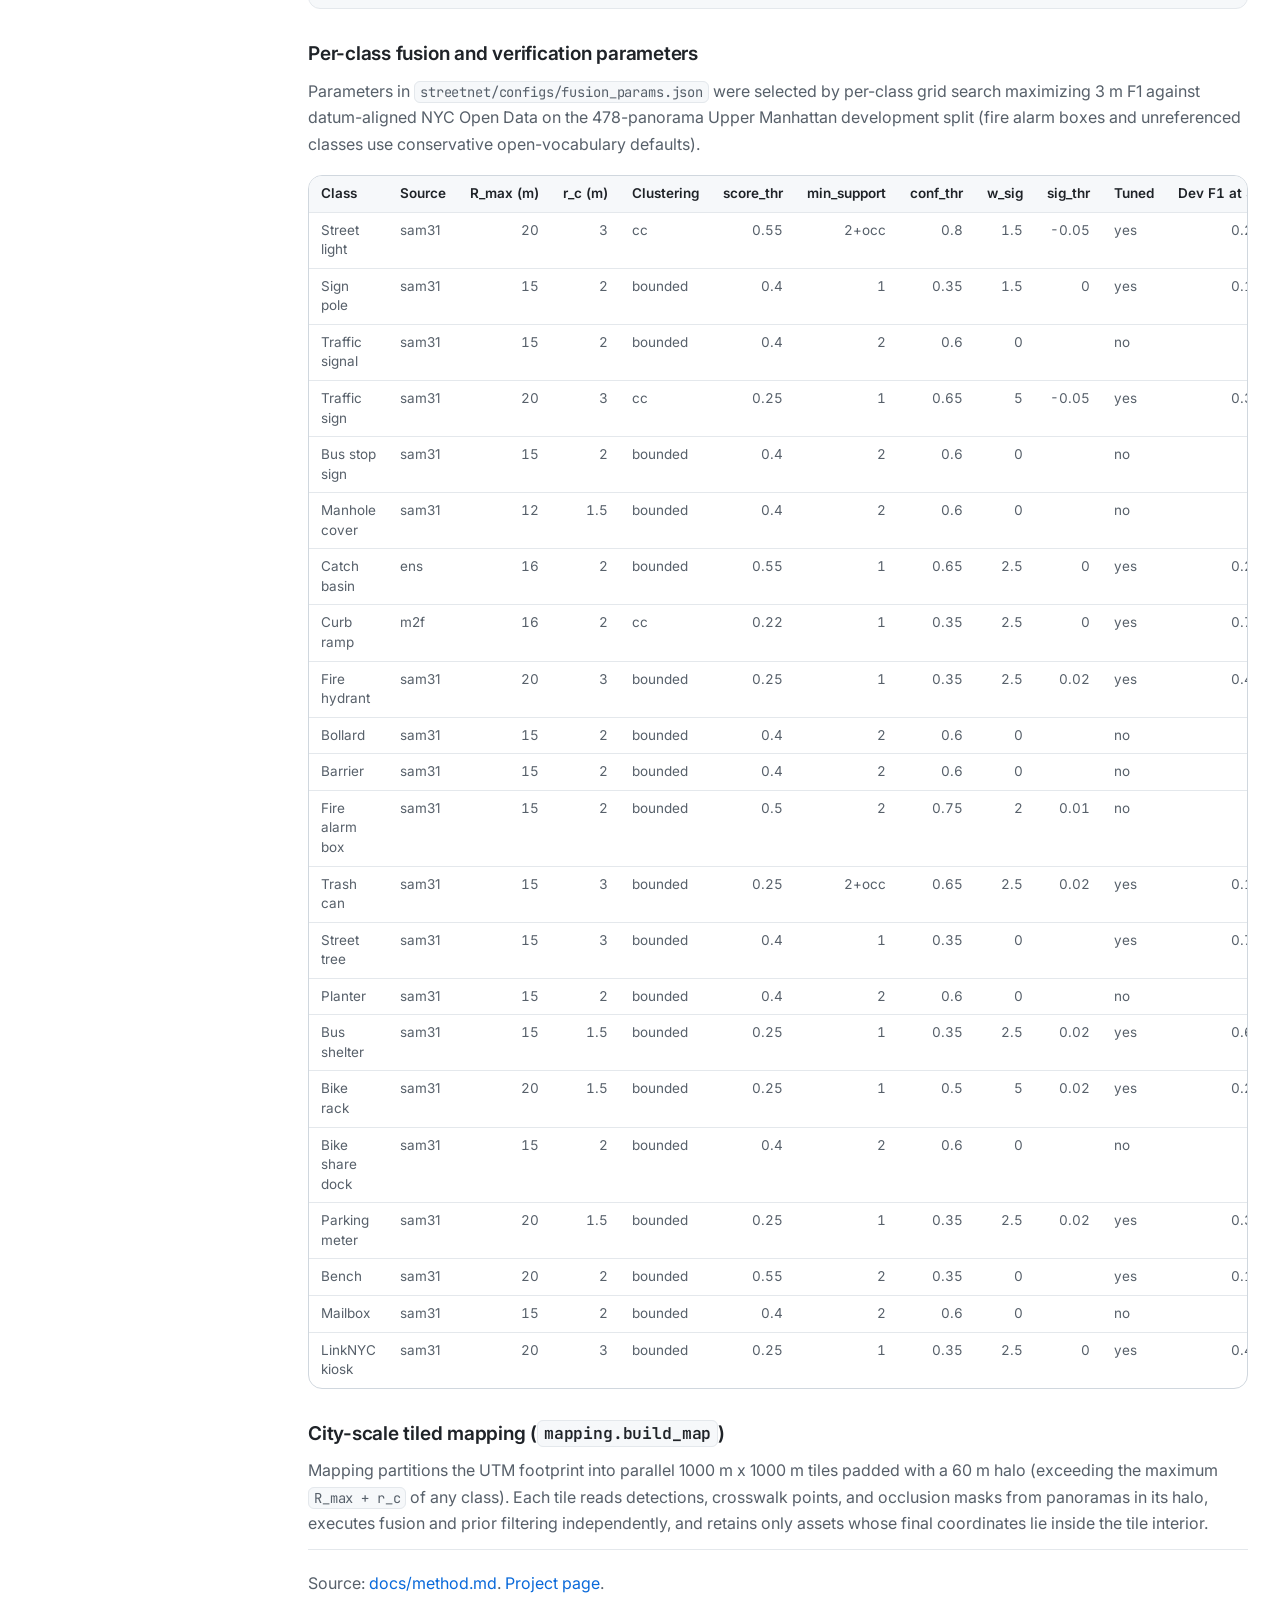
<file: docs/method.html>
<!doctype html>
<html lang="en">
<head>
<meta charset="utf-8">
<meta name="viewport" content="width=device-width, initial-scale=1">
<title>Method | StreetNet</title>
<meta name="description" content="StreetNet documentation: Method.">
<meta name="theme-color" content="#ffffff" media="(prefers-color-scheme: light)">
<meta name="theme-color" content="#0d1117" media="(prefers-color-scheme: dark)">
<link rel="icon" href="assets/img/favicon.svg" type="image/svg+xml">
<link rel="preload" href="assets/fonts/Inter-Variable.woff2" as="font" type="font/woff2" crossorigin>
<link rel="stylesheet" href="assets/css/site.css">
<script src="assets/js/site.js"></script>
</head>
<body>
<!-- Generated by tools/pages.py from docs/method.md. Edit the Markdown document and run the tool. -->
<header class="nav">
  <div class="wrap">
    <a class="brand" href="index.html" aria-label="StreetNet, project page">
      <span class="mark" aria-hidden="true"><i style="background:var(--g0)"></i><i style="background:var(--g1)"></i><i style="background:var(--g2)"></i><i style="background:var(--g5)"></i></span>StreetNet</a>
    <nav class="links" aria-label="Documentation"><a href="method.html" class=on>Method</a><a href="data.html">Data formats</a><a href="evaluation.html">Evaluation</a><a href="performance.html">Performance</a></nav>
    <div class="end">
      <button class="icon-btn" id="theme" type="button" aria-label="Switch the theme"><svg viewBox="0 0 16 16" aria-hidden="true"><rect x="2" y="2" width="12" height="12" rx="3.2" fill="none" stroke="currentColor" stroke-width="1.5"/><path d="M5.2 2.75h5.6a2.45 2.45 0 0 1 2.45 2.45v5.6z" fill="currentColor"/></svg></button>
      <a class="icon-btn" href="https://github.com/mkturkcan/streetnet/blob/main/docs/method.md" aria-label="This document on GitHub">Markdown</a>
      <button class="icon-btn menu-btn" id="menu" type="button" aria-expanded="false" aria-controls="sheet">Menu</button>
    </div>
  </div>
  <div class="sheet" id="sheet"><a href="index.html">Project page</a><a href="method.html">Method</a><a href="data.html">Data formats</a><a href="evaluation.html">Evaluation</a><a href="performance.html">Performance</a></div>
</header>
<main class="wrap doc">
  <aside class="toc" aria-label="Contents">
    <p>Contents</p>
    <a class="l2" href="#classes">Classes</a>
    <a class="l2" href="#coordinate-frames">Coordinate frames</a>
    <a class="l2" href="#stage-1-detection-detectpy">Stage 1: Detection (detect.py)</a>
    <a class="l3" href="#perspective-views">Perspective views</a>
    <a class="l3" href="#sam-31-modelssam3py">SAM 3.1 (models/sam3.py)</a>
    <a class="l3" href="#mask2former-modelsmask2formerpy">Mask2Former (models/mask2former.py)</a>
    <a class="l3" href="#moge-3-metric-geometry-and-road-plane-self-calibration-modelsmogepy-geometryfit_road_plane_scale">MoGe-3 metric geometry and road-plane self-calibration (models/moge.py, geometry.fit_road_plane_scale)</a>
    <a class="l2" href="#stage-2-mapping-mappingpy-fusionpy">Stage 2: Mapping (mapping.py, fusion.py)</a>
    <a class="l3" href="#pole-association-and-single-panorama-localization">Pole association and single-panorama localization</a>
    <a class="l3" href="#cross-panorama-clustering-priors-and-adaptive-support-fusionfuse-fusionapply_candidate_filters">Cross-panorama clustering, priors, and adaptive support (fusion.fuse, fusion.apply_candidate_filters)</a>
    <a class="l3" href="#stage-3-zero-shot-multi-distractor-siglip-2-verification-modelssiglip2py">Stage 3: Zero-shot multi-distractor SigLIP 2 verification (models/siglip2.py)</a>
    <a class="l3" href="#per-class-fusion-and-verification-parameters">Per-class fusion and verification parameters</a>
    <a class="l3" href="#city-scale-tiled-mapping-mappingbuild_map">City-scale tiled mapping (mapping.build_map)</a>
    <div class="pages"><p>Documentation</p><a href="method.html" class=on>Method</a><a href="data.html">Data formats</a><a href="evaluation.html">Evaluation</a><a href="performance.html">Performance</a></div>
  </aside>
  <article class="md">
<h1>Method</h1>
<p>StreetNet constructs georeferenced street asset inventories from street-level panoramas in three decoupled stages. The <strong>detection stage</strong> runs once per panorama on GPUs and writes compact per-instance geometric records alongside lightweight crosswalk and occlusion sidecars; the <strong>mapping stage</strong> operates solely on those records on CPUs, projecting each detection into a metric coordinate frame and fusing multi-view observations with zero-GIS spatial priors and occlusion-aware support; and the optional <strong>verification stage</strong> scores fused candidates once per physical asset with zero-shot multi-distractor SigLIP 2. This document specifies each stage in pseudocode alongside the constants used for New York City, referencing the corresponding modules under <code>streetnet/</code>.</p>
<h2 id="classes">Classes<a class="anchor" href="#classes" aria-label="Link to this section">#</a></h2>
<p>The published inventory spans 22 asset classes organized into eight functional groups. SAM 3.1 detects classes from 34 natural-language prompts in <code>streetnet/configs/prompts.json</code>, Mask2Former trained on Mapillary Vistas segments curb ramps and street-scene semantics, and catch basins ensemble both detectors. Display names, group assignments, and palette colors are stored in <code>streetnet/configs/classes.json</code>.</p>
<div class="table-wrap"><table><thead><tr><th>Class</th><th>SAM 3.1 prompts / source</th><th>Mount</th><th>Placement</th><th>Group</th></tr></thead><tbody><tr><td>Street light</td><td>"street light pole"</td><td>ground</td><td>range</td><td>Lighting and poles</td></tr><tr><td>Sign pole</td><td>"sign pole"</td><td>ground</td><td>ground</td><td>Lighting and poles</td></tr><tr><td>Traffic signal</td><td>"traffic light", "pedestrian walk signal"</td><td>pole</td><td>range</td><td>Traffic control</td></tr><tr><td>Traffic sign</td><td>"traffic sign", "parking regulation sign", "street name sign"</td><td>pole</td><td>range</td><td>Traffic control</td></tr><tr><td>Bus stop sign</td><td>"bus stop sign"</td><td>pole</td><td>range</td><td>Traffic control</td></tr><tr><td>Manhole cover</td><td>"manhole cover"</td><td>surface</td><td>ground</td><td>Ground surface</td></tr><tr><td>Catch basin</td><td>"storm drain", "street drainage grate" + Mask2Former-Vistas: Catch Basin</td><td>surface</td><td>ground</td><td>Ground surface</td></tr><tr><td>Curb ramp</td><td>Mask2Former-Vistas: Curb Cut</td><td>surface</td><td>ground</td><td>Ground surface</td></tr><tr><td>Fire hydrant</td><td>"fire hydrant", "street fire hydrant"</td><td>ground</td><td>ground</td><td>Safety and emergency</td></tr><tr><td>Bollard</td><td>"bollard"</td><td>ground</td><td>ground</td><td>Safety and emergency</td></tr><tr><td>Barrier</td><td>"construction barrier"</td><td>ground</td><td>ground</td><td>Safety and emergency</td></tr><tr><td>Fire alarm box (experimental)</td><td>"fire alarm box", "red street fire call box"</td><td>ground</td><td>ground</td><td>Safety and emergency</td></tr><tr><td>Trash can</td><td>"trash can", "public litter basket"</td><td>ground</td><td>ground</td><td>Sanitation</td></tr><tr><td>Street tree</td><td>"tree trunk"</td><td>ground</td><td>range</td><td>Greenery</td></tr><tr><td>Planter (experimental)</td><td>"planter"</td><td>ground</td><td>ground</td><td>Greenery</td></tr><tr><td>Bus shelter</td><td>"bus stop shelter", "glass bus shelter"</td><td>ground</td><td>ground</td><td>Transit and mobility</td></tr><tr><td>Bike rack</td><td>"bike rack", "bicycle rack"</td><td>ground</td><td>range</td><td>Transit and mobility</td></tr><tr><td>Bike share dock (experimental)</td><td>"bike share docking station"</td><td>ground</td><td>ground</td><td>Transit and mobility</td></tr><tr><td>Parking meter (experimental)</td><td>"parking meter", "parking pay station"</td><td>ground</td><td>ground</td><td>Transit and mobility</td></tr><tr><td>Bench</td><td>"bench", "sidewalk bench"</td><td>ground</td><td>range</td><td>Amenities</td></tr><tr><td>Mailbox</td><td>"mailbox"</td><td>ground</td><td>ground</td><td>Amenities</td></tr><tr><td>LinkNYC kiosk</td><td>"tall black sidewalk digital kiosk", "LinkNYC kiosk"</td><td>ground</td><td>ground</td><td>Amenities</td></tr></tbody></table></div>
<p><strong>Placement and class notes:</strong> <code>range</code> classes are localized along the contact ray at their self-calibrated MoGe-3 metric range; <code>ground</code> classes intersect the leveled ground plane unless a parked vehicle occludes their base (<code>base_veh &gt;= 0.35</code>), in which case localization switches automatically to vehicle-masked interior range (<code>d_mask</code>); pole-mounted classes inherit the contact point and range of their supporting pole. Detections from the pedestrian signal prompt are merged into <code>traffic_signal</code>, and utility poles (used internally as sign carriers) are omitted from the published export.</p>
<h2 id="coordinate-frames">Coordinate frames<a class="anchor" href="#coordinate-frames" aria-label="Link to this section">#</a></h2>
<pre><code>cam    panorama sensor frame: x right, y forward (center column of the panorama), z up
       equirectangular pixel (u, v) of a W x H panorama, pixel centers at +0.5:
           lam = ((u + 0.5) / W - 0.5) * 2 pi          longitude, 0 at center column, positive right
           phi = (0.5 - (v + 0.5) / H) * pi            latitude, positive up
           ray = (cos phi sin lam, cos phi cos lam, sin phi)
lev    cam rotated by R_lev so that the local road plane lies at z = -h (camera height h = 2.5 m)
world  UTM meters in the zone containing the median camera (New York City: EPSG:32618)
       world &lt;- lev: rotation about z by -heading; a lev ray of azimuth lam has compass bearing heading + lam</code></pre>
<p>Road-plane leveling (<code>geometry.metadata_normal</code>, <code>geometry.leveling_from_normal</code>) derives a ground normal from capture pitch and roll metadata, calibrated in the Upper Manhattan pilot:</p>
<pre><code>tilt  = -pitch;  roll = roll wrapped to [-180, 180)                                (degrees)
n     = normalize(sin(-0.7 roll), sin(tilt), 1)                                    ground normal in cam frame
n     = (0, 0, 1)  if |tilt| &gt; 12 or |roll| &gt; 8                                    fallback to level camera
R_lev = rotation mapping n to +z (Rodrigues formula)</code></pre>
<h2 id="stage-1-detection-detectpy">Stage 1: Detection (<code>detect.py</code>)<a class="anchor" href="#stage-1-detection-detectpy" aria-label="Link to this section">#</a></h2>
<h3 id="perspective-views">Perspective views<a class="anchor" href="#perspective-views" aria-label="Link to this section">#</a></h3>
<pre><code>views  = K pinhole views: yaw i * 360/K deg from forward; pitch -10 deg; 90 deg FOV;
         1008 x 1008 px (SAM 3.1 native resolution); focal length f = 504 / tan(45 deg) = 504 px
render:  for each view pixel, map cam-frame ray -&gt; (lam, phi) -&gt; bilinear sample from panorama,
         wrapping horizontally (geometry.render_views, on GPU)</code></pre>
<p>With <code>K = 4</code> views, coverage spans 360 degrees in azimuth from 3.6 to 45.3 degrees below the horizon, capturing ground-contact points at horizontal distances from 2.5 m to 40 m for a 2.5 m camera height. To prevent cross-view duplicates within a panorama, each detection is assigned to the unique <em>owner view</em> whose central yaw sector contains its contact-ray azimuth (<code>geometry.owner_view</code>).</p>
<h3 id="sam-31-modelssam3py">SAM 3.1 (<code>models/sam3.py</code>)<a class="anchor" href="#sam-31-modelssam3py" aria-label="Link to this section">#</a></h3>
<pre><code>input  views V (K, 3, 1008, 1008) in [0, 1]; prompts P (34, configs/prompts.json)
run image encoder(V) once; run text encoder(P) once (cached across panoramas)
pairs  = all K x P (view, prompt) pairs in fixed-shape chunks (max_pairs &lt;= 100)
fusion encoder + decoder on each chunk -&gt; 200 queries/pair with box, class logit, and presence logit
score(query) = sigmoid(class logit) * sigmoid(presence logit of pair)
retain queries with score &gt; 0.22
lazy mask head: run prompt-conditioned pixel decoder only for pairs with retained queries,
                and evaluate mask logits only for retained queries;
                mask = (bilinear_upsample(logits, 1008) &gt; 0)</code></pre>
<p>Intra-view duplicates across prompts of the same class are flagged via mask NMS (<code>models/sam3.duplicate_flags</code>, IoU &gt; 0.6 on 2x downsampled masks) and excluded during mapping.</p>
<h3 id="mask2former-modelsmask2formerpy">Mask2Former (<code>models/mask2former.py</code>)<a class="anchor" href="#mask2former-modelsmask2formerpy" aria-label="Link to this section">#</a></h3>
<p>Mask2Former (Swin-L backbone trained on Mapillary Vistas v1.2, 65 classes) runs on all views at 1024 px, providing panoptic Catch Basin segments (area &gt;= 40 px), 8-connected Curb Cut semantic components (area &gt;= 40 px), and a 2048 x 1024 stitched equirectangular semantic label map <code>L</code>. The label map supplies road pixels for depth self-calibration, crosswalk ground points (<code>cw/&lt;pano_id&gt;.npy</code>), a compressed 128 x 256 1-bit occlusion mask (<code>occ/&lt;pano_id&gt;.bin</code>), manhole and curb context for catch basins, base vehicle-occlusion fractions, and the sign consistency filter (<code>signs.py</code>).</p>
<h3 id="moge-3-metric-geometry-and-road-plane-self-calibration-modelsmogepy-geometryfit_road_plane_scale">MoGe-3 metric geometry and road-plane self-calibration (<code>models/moge.py</code>, <code>geometry.fit_road_plane_scale</code>)<a class="anchor" href="#moge-3-metric-geometry-and-road-plane-self-calibration-modelsmogepy-geometryfit_road_plane_scale" aria-label="Link to this section">#</a></h3>
<p>MoGe-3 ViT-G (<code>Ruicheng/moge-3-vitg</code>, resolution level 9, 3 sparse refinement steps, 90 degree FOV, <code>float16</code>) predicts a metric 3D point map per view fused into a 1024 x 512 equirectangular range map <code>R</code>. Without external depth ground truth, each panorama's range map is self-calibrated against unobstructed near-field roadway pixels (<code>ROAD_SURFACE</code> in <code>L</code>, leveled ray <code>d_lev.z &lt; -0.15</code>, analytical horizontal distance in <code>[3, 15]</code> m):</p>
<pre><code>r_road = h / (-d_lev.z)
alpha  = clip(median(r_road / R[road_pixels]), 0.6, 1.6)
R_cal  = alpha * R</code></pre>
<p>For each detection, two range statistics are extracted from <code>R_cal</code>:</p>
<ul><li><code>drng</code> (<code>d_strip</code>): median of five range samples on a vertical strip spanning 2% to 12% of box height above the ground-contact pixel (after pole association for pole-mounted detections).</li><li><code>d_mask</code>: 30th (or 45th) percentile of non-vehicle, non-sky range pixels inside the instance RLE mask (bottom 40% for tall poles; 15% to 92% height otherwise).</li></ul>
<p>Alongside ranges, <code>base_veh</code> records the vehicle-pixel fraction in a 7 x 3 band directly below the bounding box, and <code>storm_drain</code> detections record panoptic manhole overlap (<code>mh_frac</code>) and curb-sidewalk adjacency (<code>curb_near</code>).</p>
<h2 id="stage-2-mapping-mappingpy-fusionpy">Stage 2: Mapping (<code>mapping.py</code>, <code>fusion.py</code>)<a class="anchor" href="#stage-2-mapping-mappingpy-fusionpy" aria-label="Link to this section">#</a></h2>
<h3 id="pole-association-and-single-panorama-localization">Pole association and single-panorama localization<a class="anchor" href="#pole-association-and-single-panorama-localization" aria-label="Link to this section">#</a></h3>
<p>Pole-mounted detections (<code>traffic_sign</code>, <code>bus_stop_sign</code>, <code>traffic_signal</code>) borrow the contact ray and strip range of the lowest-cost horizontally overlapping carrier (<code>sign_pole</code>, <code>street_light</code>, <code>utility_pole</code>) in the same view (<code>fusion.associate_poles</code>). Localization (<code>fusion.localize</code>) then computes:</p>
<pre><code>filter      owner == True and dup == False
ray d       centroid ray for surface classes (manhole, catch basin, curb ramp); contact ray otherwise
d_lev       = R_lev * d
car_occ     = (base_veh &gt;= 0.35)
r_use       = d_mask if (car_occ and finite(d_mask)) else drng
ground:     t = h / (-d_lev.z)  (requires d_lev.z &lt; -0.001);   p = t * d_lev
range:      p = r_use * d_lev
selector:   use range for DEPTH_CLASSES or (car_occ and not surface) when r_use is finite; else ground
position    = camera_xy + world_from_lev(heading) * p.xy;      horizontal range rng = |p.xy|</code></pre>
<h3 id="cross-panorama-clustering-priors-and-adaptive-support-fusionfuse-fusionapply_candidate_filters">Cross-panorama clustering, priors, and adaptive support (<code>fusion.fuse</code>, <code>fusion.apply_candidate_filters</code>)<a class="anchor" href="#cross-panorama-clustering-priors-and-adaptive-support-fusionfuse-fusionapply_candidate_filters" aria-label="Link to this section">#</a></h3>
<pre><code>for each class c with parameters (source, R_max, r_c, method, pos, score_thr, min_support, conf_thr, ...):
    obs        = localized detections of c matching `source` with score &gt;= score_thr,
                 1 m &lt;= rng &lt;= R_max, cut_bottom == False
    clustering:  bounded average-linkage (`cluster_bounded`, prevents single-linkage corridor chaining),
                 connected components (`cc`), or greedy (`greedy`) at radius r_c
    close_trim:  if cluster size &gt;= 4, trim tail observations with rng &gt; max(1.8 * r_min, r_min + 4 m)
    position:    weighted median (w = 1 / max(rng, 3 m)) refined by 3 IRLS iterations of anisotropic
                 Cauchy MAP (sigma_along = 0.5 + 0.12 rng, sigma_across = 0.5 + 0.03 rng)
    support    = count of distinct panoramas contributing to the cluster
    confidence = 1 - prod_i (1 - min(max_score_i, 0.999))
    priors:      curb_ramp requires distance d_cw &lt;= cw_thr to self-projected crosswalk points (`cw/`);
                 storm_drain requires mh_frac &lt; 0.15 and curb_near &gt;= 0.02
    adaptive:    if use_occ and min_support &gt;= 2, retain support == 1 candidates when 3D unobstructed
                 sightlines n_clear &lt;= 1 (from `occ/` masks within 15 m) and confidence/margin pass strict floors</code></pre>
<h3 id="stage-3-zero-shot-multi-distractor-siglip-2-verification-modelssiglip2py">Stage 3: Zero-shot multi-distractor SigLIP 2 verification (<code>models/siglip2.py</code>)<a class="anchor" href="#stage-3-zero-shot-multi-distractor-siglip-2-verification-modelssiglip2py" aria-label="Link to this section">#</a></h3>
<p>When <code>streetnet map --defer-verify</code> is followed by <code>streetnet verify</code>, each fused candidate renders a clean tight crop (<code>margin = 0.45</code>, <code>256 x 256</code>, no box overlay) and a wider context crop (<code>margin = 1.40</code>) from its closest observing panorama (<code>best_pano</code>). SigLIP 2 (<code>google/siglip2-so400m-patch16-384</code>) scores the cosine-similarity margin between positive class prompts and class-specific hard negative distractors:</p>
<pre><code>sig2_comb = 0.65 * margin_tight + 0.35 * margin_wide
retain candidate iff (conf + w_sig * sig2_comb &gt;= conf_thr) and (sig2_comb &gt;= sig_thr)</code></pre>
<h3 id="per-class-fusion-and-verification-parameters">Per-class fusion and verification parameters<a class="anchor" href="#per-class-fusion-and-verification-parameters" aria-label="Link to this section">#</a></h3>
<p>Parameters in <code>streetnet/configs/fusion_params.json</code> were selected by per-class grid search maximizing 3 m F1 against datum-aligned NYC Open Data on the 478-panorama Upper Manhattan development split (fire alarm boxes and unreferenced classes use conservative open-vocabulary defaults).</p>
<div class="table-wrap"><table><thead><tr><th>Class</th><th>Source</th><th class=n>R_max (m)</th><th class=n>r_c (m)</th><th>Clustering</th><th class=n>score_thr</th><th class=n>min_support</th><th class=n>conf_thr</th><th class=n>w_sig</th><th class=n>sig_thr</th><th>Tuned</th><th class=n>Dev F1 at 3 m</th></tr></thead><tbody><tr><td>Street light</td><td>sam31</td><td class=n>20</td><td class=n>3</td><td>cc</td><td class=n>0.55</td><td class=n>2+occ</td><td class=n>0.8</td><td class=n>1.5</td><td class=n>-0.05</td><td>yes</td><td class=n>0.279</td></tr><tr><td>Sign pole</td><td>sam31</td><td class=n>15</td><td class=n>2</td><td>bounded</td><td class=n>0.4</td><td class=n>1</td><td class=n>0.35</td><td class=n>1.5</td><td class=n>0</td><td>yes</td><td class=n>0.153</td></tr><tr><td>Traffic signal</td><td>sam31</td><td class=n>15</td><td class=n>2</td><td>bounded</td><td class=n>0.4</td><td class=n>2</td><td class=n>0.6</td><td class=n>0</td><td class=n></td><td>no</td><td class=n></td></tr><tr><td>Traffic sign</td><td>sam31</td><td class=n>20</td><td class=n>3</td><td>cc</td><td class=n>0.25</td><td class=n>1</td><td class=n>0.65</td><td class=n>5</td><td class=n>-0.05</td><td>yes</td><td class=n>0.301</td></tr><tr><td>Bus stop sign</td><td>sam31</td><td class=n>15</td><td class=n>2</td><td>bounded</td><td class=n>0.4</td><td class=n>2</td><td class=n>0.6</td><td class=n>0</td><td class=n></td><td>no</td><td class=n></td></tr><tr><td>Manhole cover</td><td>sam31</td><td class=n>12</td><td class=n>1.5</td><td>bounded</td><td class=n>0.4</td><td class=n>2</td><td class=n>0.6</td><td class=n>0</td><td class=n></td><td>no</td><td class=n></td></tr><tr><td>Catch basin</td><td>ens</td><td class=n>16</td><td class=n>2</td><td>bounded</td><td class=n>0.55</td><td class=n>1</td><td class=n>0.65</td><td class=n>2.5</td><td class=n>0</td><td>yes</td><td class=n>0.247</td></tr><tr><td>Curb ramp</td><td>m2f</td><td class=n>16</td><td class=n>2</td><td>cc</td><td class=n>0.22</td><td class=n>1</td><td class=n>0.35</td><td class=n>2.5</td><td class=n>0</td><td>yes</td><td class=n>0.700</td></tr><tr><td>Fire hydrant</td><td>sam31</td><td class=n>20</td><td class=n>3</td><td>bounded</td><td class=n>0.25</td><td class=n>1</td><td class=n>0.35</td><td class=n>2.5</td><td class=n>0.02</td><td>yes</td><td class=n>0.496</td></tr><tr><td>Bollard</td><td>sam31</td><td class=n>15</td><td class=n>2</td><td>bounded</td><td class=n>0.4</td><td class=n>2</td><td class=n>0.6</td><td class=n>0</td><td class=n></td><td>no</td><td class=n></td></tr><tr><td>Barrier</td><td>sam31</td><td class=n>15</td><td class=n>2</td><td>bounded</td><td class=n>0.4</td><td class=n>2</td><td class=n>0.6</td><td class=n>0</td><td class=n></td><td>no</td><td class=n></td></tr><tr><td>Fire alarm box</td><td>sam31</td><td class=n>15</td><td class=n>2</td><td>bounded</td><td class=n>0.5</td><td class=n>2</td><td class=n>0.75</td><td class=n>2</td><td class=n>0.01</td><td>no</td><td class=n></td></tr><tr><td>Trash can</td><td>sam31</td><td class=n>15</td><td class=n>3</td><td>bounded</td><td class=n>0.25</td><td class=n>2+occ</td><td class=n>0.65</td><td class=n>2.5</td><td class=n>0.02</td><td>yes</td><td class=n>0.181</td></tr><tr><td>Street tree</td><td>sam31</td><td class=n>15</td><td class=n>3</td><td>bounded</td><td class=n>0.4</td><td class=n>1</td><td class=n>0.35</td><td class=n>0</td><td class=n></td><td>yes</td><td class=n>0.707</td></tr><tr><td>Planter</td><td>sam31</td><td class=n>15</td><td class=n>2</td><td>bounded</td><td class=n>0.4</td><td class=n>2</td><td class=n>0.6</td><td class=n>0</td><td class=n></td><td>no</td><td class=n></td></tr><tr><td>Bus shelter</td><td>sam31</td><td class=n>15</td><td class=n>1.5</td><td>bounded</td><td class=n>0.25</td><td class=n>1</td><td class=n>0.35</td><td class=n>2.5</td><td class=n>0.02</td><td>yes</td><td class=n>0.600</td></tr><tr><td>Bike rack</td><td>sam31</td><td class=n>20</td><td class=n>1.5</td><td>bounded</td><td class=n>0.25</td><td class=n>1</td><td class=n>0.5</td><td class=n>5</td><td class=n>0.02</td><td>yes</td><td class=n>0.229</td></tr><tr><td>Bike share dock</td><td>sam31</td><td class=n>15</td><td class=n>2</td><td>bounded</td><td class=n>0.4</td><td class=n>2</td><td class=n>0.6</td><td class=n>0</td><td class=n></td><td>no</td><td class=n></td></tr><tr><td>Parking meter</td><td>sam31</td><td class=n>20</td><td class=n>1.5</td><td>bounded</td><td class=n>0.25</td><td class=n>1</td><td class=n>0.35</td><td class=n>2.5</td><td class=n>0.02</td><td>yes</td><td class=n>0.316</td></tr><tr><td>Bench</td><td>sam31</td><td class=n>20</td><td class=n>2</td><td>bounded</td><td class=n>0.55</td><td class=n>2</td><td class=n>0.35</td><td class=n>0</td><td class=n></td><td>yes</td><td class=n>0.143</td></tr><tr><td>Mailbox</td><td>sam31</td><td class=n>15</td><td class=n>2</td><td>bounded</td><td class=n>0.4</td><td class=n>2</td><td class=n>0.6</td><td class=n>0</td><td class=n></td><td>no</td><td class=n></td></tr><tr><td>LinkNYC kiosk</td><td>sam31</td><td class=n>20</td><td class=n>3</td><td>bounded</td><td class=n>0.25</td><td class=n>1</td><td class=n>0.35</td><td class=n>2.5</td><td class=n>0</td><td>yes</td><td class=n>0.435</td></tr></tbody></table></div>
<h3 id="city-scale-tiled-mapping-mappingbuild_map">City-scale tiled mapping (<code>mapping.build_map</code>)<a class="anchor" href="#city-scale-tiled-mapping-mappingbuild_map" aria-label="Link to this section">#</a></h3>
<p>Mapping partitions the UTM footprint into parallel 1000 m x 1000 m tiles padded with a 60 m halo (exceeding the maximum <code>R_max + r_c</code> of any class). Each tile reads detections, crosswalk points, and occlusion masks from panoramas in its halo, executes fusion and prior filtering independently, and retains only assets whose final coordinates lie inside the tile interior.</p>
    <p class="doc-foot">Source: <a href="https://github.com/mkturkcan/streetnet/blob/main/docs/method.md">docs/method.md</a>. <a href="index.html">Project page</a>.</p>
  </article>
</main>
</body>
</html>
</file>
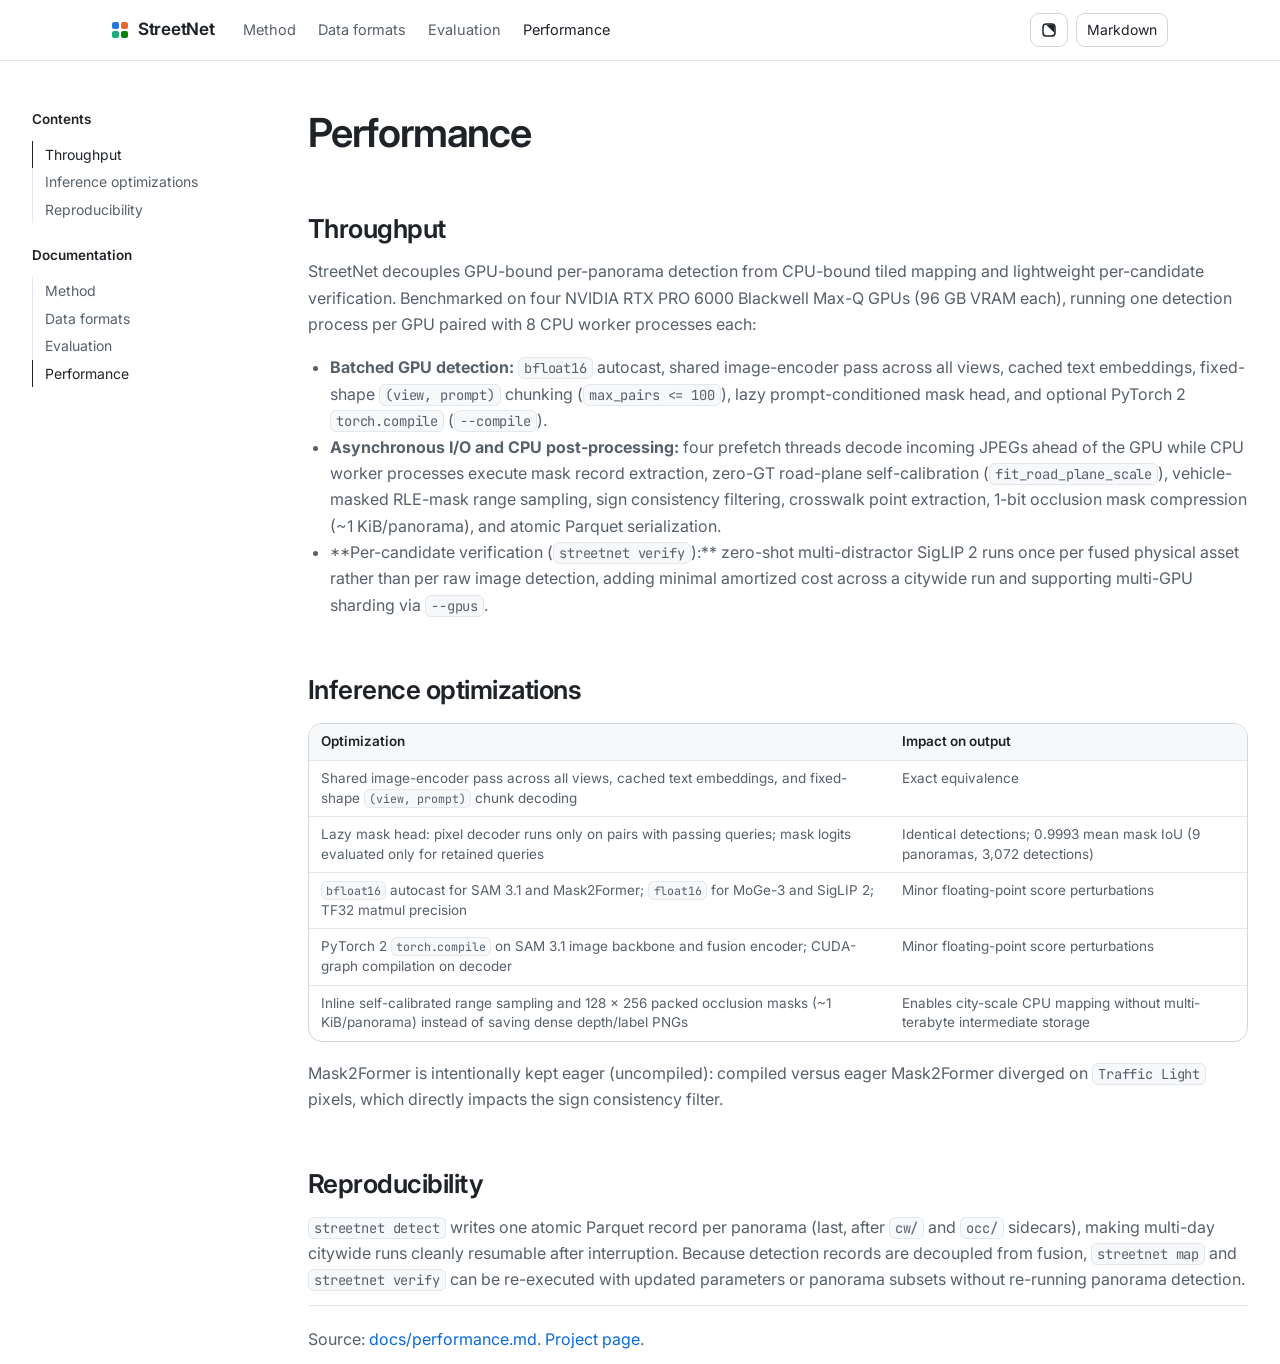
<file: docs/performance.html>
<!doctype html>
<html lang="en">
<head>
<meta charset="utf-8">
<meta name="viewport" content="width=device-width, initial-scale=1">
<title>Performance | StreetNet</title>
<meta name="description" content="StreetNet documentation: Performance.">
<meta name="theme-color" content="#ffffff" media="(prefers-color-scheme: light)">
<meta name="theme-color" content="#0d1117" media="(prefers-color-scheme: dark)">
<link rel="icon" href="assets/img/favicon.svg" type="image/svg+xml">
<link rel="preload" href="assets/fonts/Inter-Variable.woff2" as="font" type="font/woff2" crossorigin>
<link rel="stylesheet" href="assets/css/site.css">
<script src="assets/js/site.js"></script>
</head>
<body>
<!-- Generated by tools/pages.py from docs/performance.md. Edit the Markdown document and run the tool. -->
<header class="nav">
  <div class="wrap">
    <a class="brand" href="index.html" aria-label="StreetNet, project page">
      <span class="mark" aria-hidden="true"><i style="background:var(--g0)"></i><i style="background:var(--g1)"></i><i style="background:var(--g2)"></i><i style="background:var(--g5)"></i></span>StreetNet</a>
    <nav class="links" aria-label="Documentation"><a href="method.html">Method</a><a href="data.html">Data formats</a><a href="evaluation.html">Evaluation</a><a href="performance.html" class=on>Performance</a></nav>
    <div class="end">
      <button class="icon-btn" id="theme" type="button" aria-label="Switch the theme"><svg viewBox="0 0 16 16" aria-hidden="true"><rect x="2" y="2" width="12" height="12" rx="3.2" fill="none" stroke="currentColor" stroke-width="1.5"/><path d="M5.2 2.75h5.6a2.45 2.45 0 0 1 2.45 2.45v5.6z" fill="currentColor"/></svg></button>
      <a class="icon-btn" href="https://github.com/mkturkcan/streetnet/blob/main/docs/performance.md" aria-label="This document on GitHub">Markdown</a>
      <button class="icon-btn menu-btn" id="menu" type="button" aria-expanded="false" aria-controls="sheet">Menu</button>
    </div>
  </div>
  <div class="sheet" id="sheet"><a href="index.html">Project page</a><a href="method.html">Method</a><a href="data.html">Data formats</a><a href="evaluation.html">Evaluation</a><a href="performance.html">Performance</a></div>
</header>
<main class="wrap doc">
  <aside class="toc" aria-label="Contents">
    <p>Contents</p>
    <a class="l2" href="#throughput">Throughput</a>
    <a class="l2" href="#inference-optimizations">Inference optimizations</a>
    <a class="l2" href="#reproducibility">Reproducibility</a>
    <div class="pages"><p>Documentation</p><a href="method.html">Method</a><a href="data.html">Data formats</a><a href="evaluation.html">Evaluation</a><a href="performance.html" class=on>Performance</a></div>
  </aside>
  <article class="md">
<h1>Performance</h1>
<h2 id="throughput">Throughput<a class="anchor" href="#throughput" aria-label="Link to this section">#</a></h2>
<p>StreetNet decouples GPU-bound per-panorama detection from CPU-bound tiled mapping and lightweight per-candidate verification. Benchmarked on four NVIDIA RTX PRO 6000 Blackwell Max-Q GPUs (96 GB VRAM each), running one detection process per GPU paired with 8 CPU worker processes each:</p>
<ul><li><strong>Batched GPU detection:</strong> <code>bfloat16</code> autocast, shared image-encoder pass across all views, cached text embeddings, fixed-shape <code>(view, prompt)</code> chunking (<code>max_pairs &lt;= 100</code>), lazy prompt-conditioned mask head, and optional PyTorch 2 <code>torch.compile</code> (<code>--compile</code>).</li><li><strong>Asynchronous I/O and CPU post-processing:</strong> four prefetch threads decode incoming JPEGs ahead of the GPU while CPU worker processes execute mask record extraction, zero-GT road-plane self-calibration (<code>fit_road_plane_scale</code>), vehicle-masked RLE-mask range sampling, sign consistency filtering, crosswalk point extraction, 1-bit occlusion mask compression (~1 KiB/panorama), and atomic Parquet serialization.</li><li>**Per-candidate verification (<code>streetnet verify</code>):** zero-shot multi-distractor SigLIP 2 runs once per fused physical asset rather than per raw image detection, adding minimal amortized cost across a citywide run and supporting multi-GPU sharding via <code>--gpus</code>.</li></ul>
<h2 id="inference-optimizations">Inference optimizations<a class="anchor" href="#inference-optimizations" aria-label="Link to this section">#</a></h2>
<div class="table-wrap"><table><thead><tr><th>Optimization</th><th>Impact on output</th></tr></thead><tbody><tr><td>Shared image-encoder pass across all views, cached text embeddings, and fixed-shape <code>(view, prompt)</code> chunk decoding</td><td>Exact equivalence</td></tr><tr><td>Lazy mask head: pixel decoder runs only on pairs with passing queries; mask logits evaluated only for retained queries</td><td>Identical detections; 0.9993 mean mask IoU (9 panoramas, 3,072 detections)</td></tr><tr><td><code>bfloat16</code> autocast for SAM 3.1 and Mask2Former; <code>float16</code> for MoGe-3 and SigLIP 2; TF32 matmul precision</td><td>Minor floating-point score perturbations</td></tr><tr><td>PyTorch 2 <code>torch.compile</code> on SAM 3.1 image backbone and fusion encoder; CUDA-graph compilation on decoder</td><td>Minor floating-point score perturbations</td></tr><tr><td>Inline self-calibrated range sampling and 128 x 256 packed occlusion masks (~1 KiB/panorama) instead of saving dense depth/label PNGs</td><td>Enables city-scale CPU mapping without multi-terabyte intermediate storage</td></tr></tbody></table></div>
<p>Mask2Former is intentionally kept eager (uncompiled): compiled versus eager Mask2Former diverged on <code>Traffic Light</code> pixels, which directly impacts the sign consistency filter.</p>
<h2 id="reproducibility">Reproducibility<a class="anchor" href="#reproducibility" aria-label="Link to this section">#</a></h2>
<p><code>streetnet detect</code> writes one atomic Parquet record per panorama (last, after <code>cw/</code> and <code>occ/</code> sidecars), making multi-day citywide runs cleanly resumable after interruption. Because detection records are decoupled from fusion, <code>streetnet map</code> and <code>streetnet verify</code> can be re-executed with updated parameters or panorama subsets without re-running panorama detection.</p>
    <p class="doc-foot">Source: <a href="https://github.com/mkturkcan/streetnet/blob/main/docs/performance.md">docs/performance.md</a>. <a href="index.html">Project page</a>.</p>
  </article>
</main>
</body>
</html>
</file>
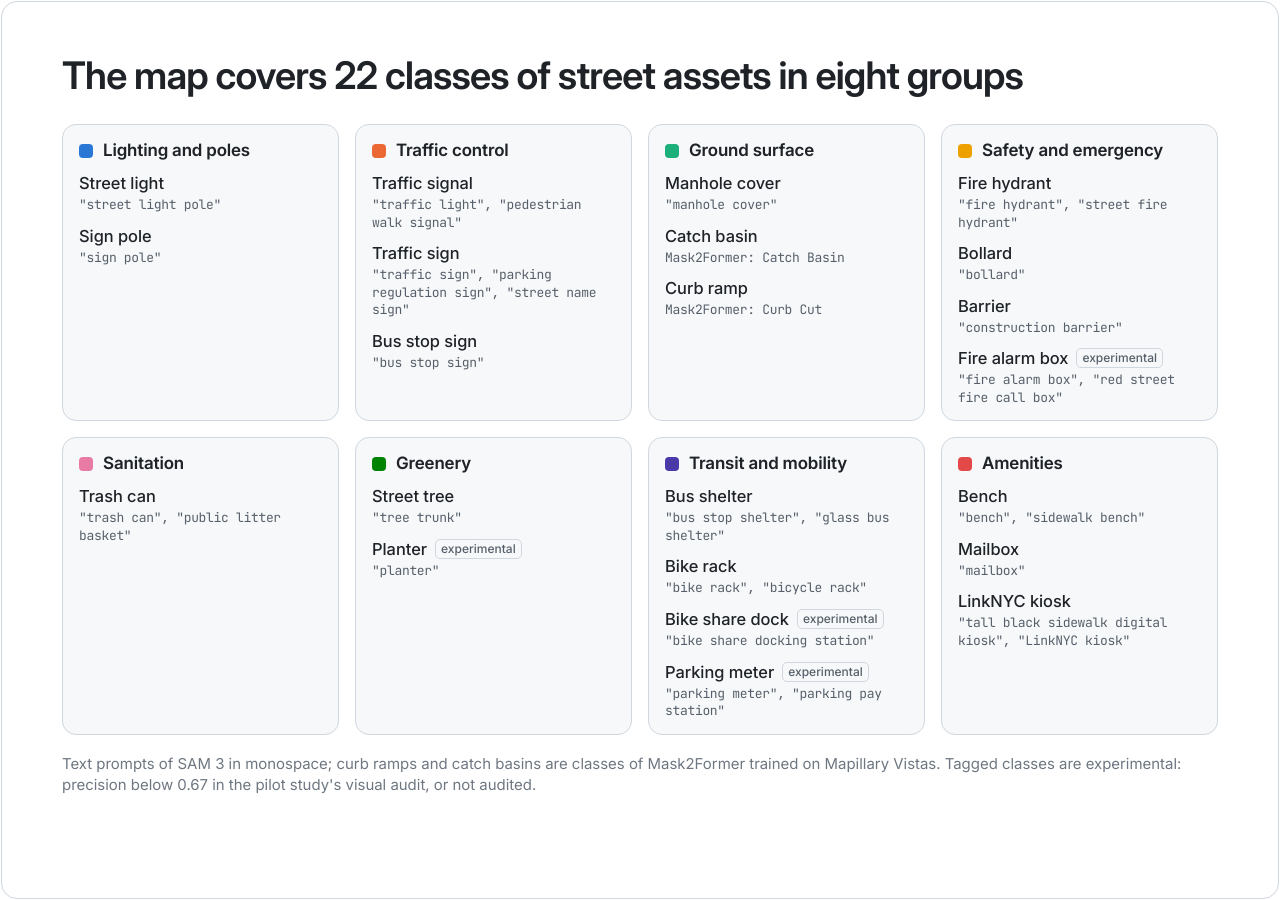
<file: tools/figures/slides/classes.html>
<!doctype html>
<html lang="en">
<head>
<meta charset="utf-8">
<title>Classes</title>
<link rel="stylesheet" href="style.css">
<script src="theme.js"></script>
<style>
  .grid { display: grid; grid-template-columns: repeat(4, 1fr); column-gap: 16px; row-gap: 16px; margin-top: 26px; }
  .grp { border: 1px solid var(--border); border-radius: 14px; background: var(--surface); padding: 16px 16px 14px; }
  .grp-h { display: flex; align-items: center; gap: 10px; font-size: 17px; font-weight: 620; letter-spacing: -0.008em; }
  .cls { margin-top: 12px; }
  .cls .n { font-size: 16.5px; font-weight: 500; color: var(--text); display: flex; align-items: center; gap: 8px; }
  .cls .p { font-family: var(--mono); font-size: 13px; letter-spacing: -0.025em; color: var(--text-2); margin-top: 3px; line-height: 1.35; }
  .tag { font-size: 12px; font-weight: 500; color: var(--text-2); border: 1px solid var(--border); border-radius: 5px; padding: 1px 5px 2px; }
  .foot { margin-top: 18px; }
</style>
</head>
<body data-size="1200x800" data-format="png">
<div class="slide">
  <h1>The map covers 22 classes of street assets in eight groups</h1>
  <div class="grid" id="grid"></div>
  <p class="cap foot">Text prompts of SAM 3 in monospace; curb ramps and catch basins are classes of Mask2Former trained on Mapillary Vistas. Tagged classes are experimental: precision below 0.67 in the pilot study's visual audit, or not audited.</p>
</div>
<script>
async function build() {
  const [C, P] = await Promise.all([fetch("../../../streetnet/configs/classes.json").then(r => r.json()),
                                    fetch("../../../streetnet/configs/prompts.json").then(r => r.json())]);
  const m2f = { curb_ramp: "Mask2Former: Curb Cut", storm_drain: "Mask2Former: Catch Basin" };
  const grid = document.getElementById("grid");
  C.groups.forEach((g, gi) => {
    const box = document.createElement("div"); box.className = "grp";
    box.innerHTML = `<div class="grp-h"><span class="sq lg" style="--c: var(--g${gi})"></span>${g}</div>`;
    for (const [k, c] of Object.entries(C.classes)) {
      if (c.group !== gi) continue;
      let src = m2f[k] || P[k].prompts.map(p => `"${p}"`).join(", ");
      if (k === "traffic_signal") src += `, "${P.pedestrian_signal.prompts[0]}"`;
      const d = document.createElement("div"); d.className = "cls";
      d.innerHTML = `<p class="n">${c.name}${c.experimental ? '<span class="tag">experimental</span>' : ""}</p><p class="p">${src}</p>`;
      box.appendChild(d);
    }
    grid.appendChild(box);
  });
}
window.slideReady = build();
</script>
</body>
</html>
</file>
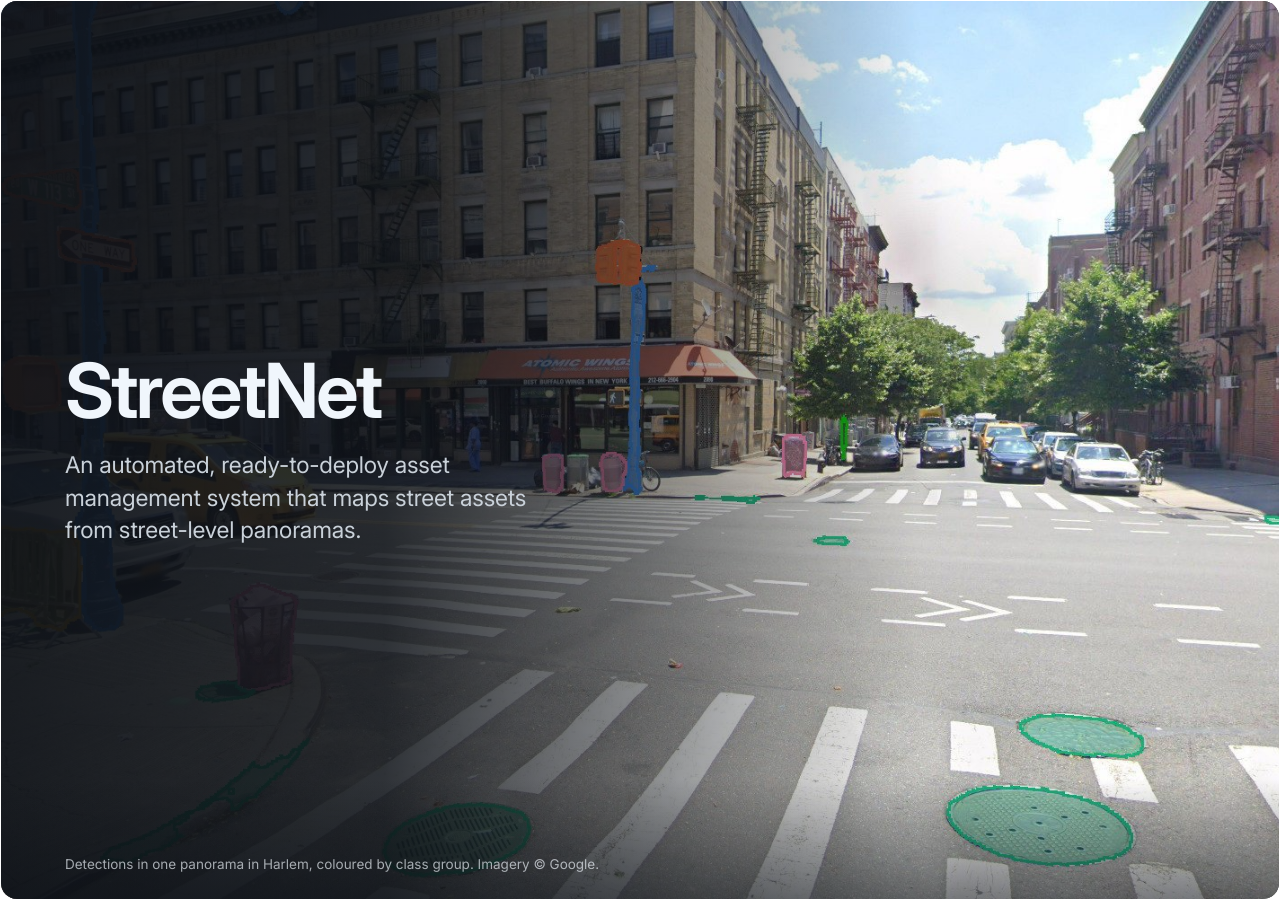
<file: tools/figures/slides/hero.html>
<!doctype html>
<html lang="en">
<head>
<meta charset="utf-8">
<title>StreetNet</title>
<link rel="stylesheet" href="style.css">
<script src="theme.js"></script>
<style>
  .slide.bleed { background: #0d1117; }
  .photo { position: absolute; inset: 0; width: 100%; height: 100%; object-fit: cover; }
  .shade {
    position: absolute; inset: 0;
    background: linear-gradient(90deg, rgba(13, 17, 23, 0.94) 0%, rgba(13, 17, 23, 0.86) 30%, rgba(13, 17, 23, 0.45) 52%,
                rgba(13, 17, 23, 0) 72%);
  }
  .shade-b { position: absolute; inset: auto 0 0 0; height: 120px;
             background: linear-gradient(0deg, rgba(13, 17, 23, 0.55), rgba(13, 17, 23, 0)); }
  .text { position: absolute; left: 64px; top: 0; bottom: 0; width: 540px; display: flex; flex-direction: column;
          justify-content: center; gap: 20px; }
  .name { font-size: 76px; font-weight: 640; letter-spacing: -0.035em; line-height: 1; color: #f0f6fc; }
  .lede { font-size: 23px; line-height: 1.42; color: #c9d1d9; letter-spacing: -0.006em; max-width: 470px; }
  .foot { position: absolute; left: 64px; bottom: 26px; font-size: 13.5px; color: rgba(240, 246, 252, 0.66); }
</style>
</head>
<body data-size="1200x500" data-format="jpg" data-quality="88">
<div class="slide bleed">
  <img class="photo" src="../../../docs/assets/img/hero.jpg" alt="">
  <div class="shade"></div>
  <div class="shade-b"></div>
  <div class="text">
    <p class="name">StreetNet</p>
    <p class="lede">An automated, ready-to-deploy asset management system that maps street assets from street-level panoramas.</p>
  </div>
  <p class="foot">Detections in one panorama in Harlem, coloured by class group. Imagery © Google.</p>
</div>
</body>
</html>
</file>
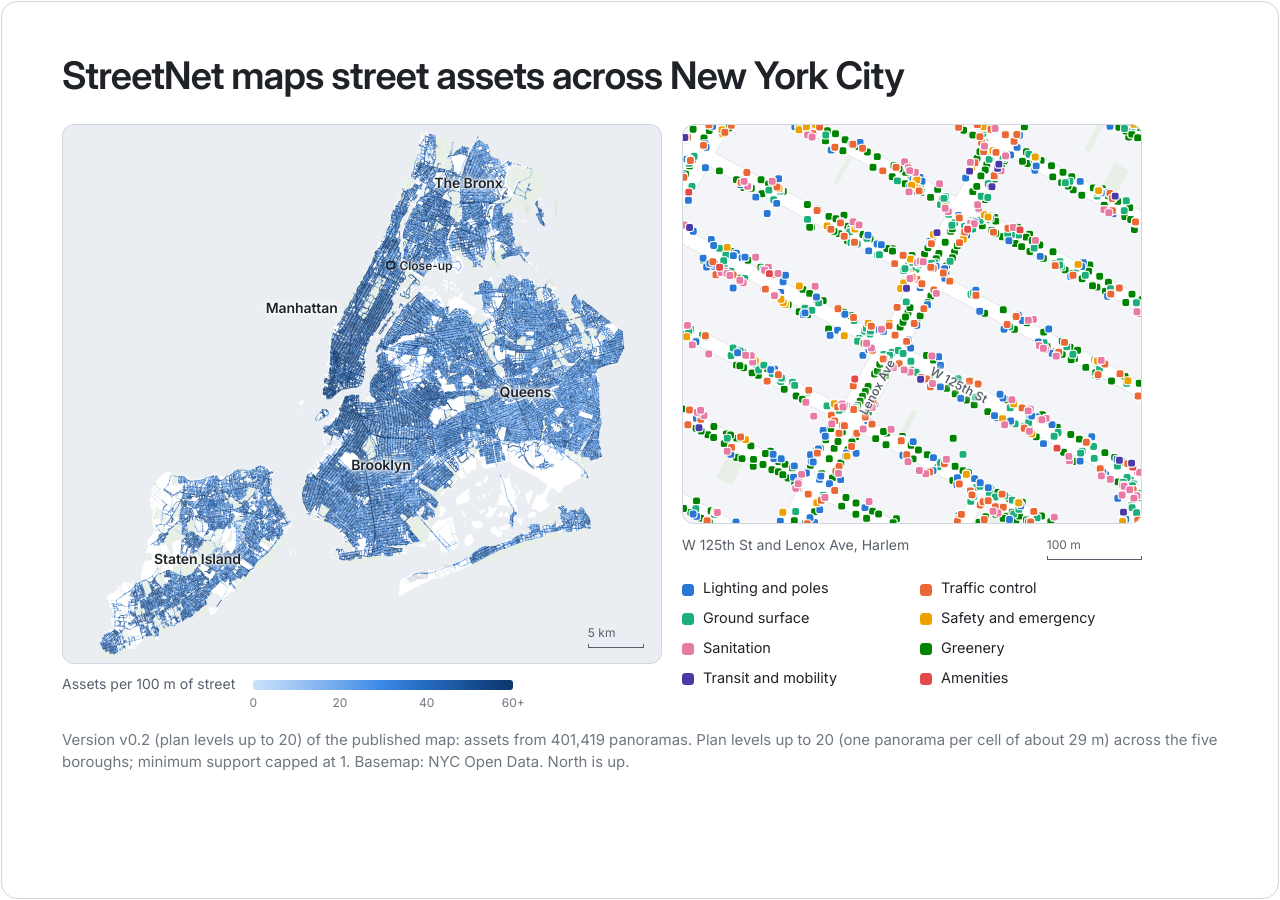
<file: tools/figures/slides/nyc_map.html>
<!doctype html>
<html lang="en">
<head>
<meta charset="utf-8">
<title>New York City map</title>
<link rel="stylesheet" href="style.css">
<script src="theme.js"></script>
<style>
  .panels { display: grid; grid-template-columns: 600px 460px; column-gap: 20px; margin-top: 26px; }
  .city { width: 600px; height: 540px; background: var(--surface-2); }
  .zoom { width: 460px; height: 400px; background: var(--surface-2); }
  .overlay { position: absolute; inset: 0; width: 100%; height: 100%; overflow: visible; }
  .bl {
    position: absolute; transform: translate(-50%, -50%); white-space: nowrap;
    font-size: 14px; font-weight: 600; letter-spacing: -0.005em; color: var(--text);
    text-shadow: 0 0 2px var(--halo), 0 0 3px var(--halo), 0 0 5px var(--halo), 0 0 8px var(--halo);
  }
  .sl {
    position: absolute; white-space: nowrap; font-size: 12px; font-weight: 560; color: var(--text-2);
    transform-origin: 0 0; letter-spacing: 0.01em;
    text-shadow: 0 0 2px var(--road), 0 0 3px var(--road), 0 0 4px var(--road), 0 0 6px var(--road), 0 0 8px var(--road);
  }
  .zl { position: absolute; font-size: 12px; font-weight: 560; color: var(--text); white-space: nowrap;
        text-shadow: 0 0 2px var(--halo), 0 0 3px var(--halo), 0 0 5px var(--halo); transform: translateY(-50%); }
  .scale { position: absolute; bottom: 16px; font-size: 12px; line-height: 1; color: var(--text-2); }
  #city-scale { right: 18px; }
  .zrow { display: flex; justify-content: space-between; align-items: flex-start; margin-top: 13px; }
  .scale-out { font-size: 12px; line-height: 1; color: var(--text-2); padding-top: 2px; }
  .scale-out i { display: block; height: 4px; margin-top: 5px; border: 1.5px solid var(--text-2); border-top: 0; }
  .scale i { display: block; height: 4px; margin-top: 5px; border: 1.5px solid var(--text-2); border-top: 0; }
  .legend { display: flex; align-items: flex-start; gap: 18px; margin-top: 16px; }
  .legend .t { font-size: 14px; line-height: 10px; color: var(--text-2); }
  .bar { position: relative; width: 260px; }
  .bar i { display: block; height: 10px; border-radius: 3px; }
  .ticks { position: relative; height: 16px; margin-top: 5px; font-size: 12px; color: var(--text-3); }
  .ticks span { position: absolute; transform: translateX(-50%); }
  .zcap { font-size: 14px; color: var(--text-2); }
  .groups { display: grid; grid-template-columns: 1fr 1fr; row-gap: 11px; column-gap: 16px; margin-top: 20px; }
  .groups .key { font-size: 14.5px; }
  .note { margin-top: 18px; }
  :root { --halo: #ffffff; --road: #ffffff; }
  :root[data-theme="dark"] { --halo: #161b22; --road: #262c35; }
</style>
</head>
<body data-size="1200xauto" data-format="jpg" data-quality="84">
<div class="slide">
  <h1>StreetNet maps street assets across New York City</h1>
  <div class="panels">
    <div>
      <div class="card city" id="city">
        <img data-src="img/nyc_map-city-{theme}.jpg" alt="">
        <svg class="overlay" id="city-svg"></svg>
        <div class="scale" id="city-scale"></div>
      </div>
      <div class="legend">
        <span class="t">Assets per 100 m of street</span>
        <div class="bar"><i id="bar"></i><div class="ticks" id="ticks"></div></div>
      </div>
    </div>
    <div>
      <div class="card zoom" id="zoom">
        <img data-src="img/nyc_map-zoom-{theme}.png" alt="">
        <svg class="overlay" id="zoom-svg"></svg>
      </div>
      <div class="zrow"><p class="zcap" id="zcap"></p><div class="scale-out" id="zoom-scale"></div></div>
      <div class="groups" id="groups"></div>
    </div>
  </div>
  <p class="cap note" id="note"></p>
</div>
<script>
const GROUPS = ["Lighting and poles", "Traffic control", "Ground surface", "Safety and emergency",
                "Sanitation", "Greenery", "Transit and mobility", "Amenities"];
const NS = "http://www.w3.org/2000/svg";
function el(tag, attrs, parent) {
  const e = document.createElementNS(NS, tag);
  for (const k in attrs) e.setAttribute(k, attrs[k]);
  parent.appendChild(e); return e;
}
function div(cls, html, parent, style) {
  const d = document.createElement("div"); d.className = cls; d.innerHTML = html;
  if (style) Object.assign(d.style, style); parent.appendChild(d); return d;
}
function build(L) {
  const theme = document.documentElement.dataset.theme;
  // citywide panel
  const city = document.getElementById("city"), csvg = document.getElementById("city-svg");
  const [bx, by, bw, bh] = L.city.zoom_box;
  el("rect", { x: bx - 1, y: by - 1, width: bw + 2, height: bh + 2, rx: 2, fill: "none", stroke: "var(--text)", "stroke-width": 1.6 }, csvg);
  for (const b of L.city.boroughs) div("bl", b.name, city, { left: b.x + "px", top: b.y + "px" });
  div("zl", "Close-up", city, { left: (bx + bw + 6) + "px", top: (by + bh / 2) + "px" });
  document.getElementById("city-scale").innerHTML = `5 km<i style="width:${(5 * L.city.km_px).toFixed(1)}px"></i>`;
  // density legend
  const stops = L.legend.ramp[theme];
  document.getElementById("bar").style.background = `linear-gradient(90deg, ${stops.join(", ")})`;
  const ticks = document.getElementById("ticks");
  for (const t of L.legend.ticks) {
    const s = document.createElement("span"); s.textContent = t === L.legend.ticks.at(-1) ? `${t}+` : t;
    s.style.left = (100 * t / L.legend.vmax) + "%"; ticks.appendChild(s);
  }
  // close-up
  const zoom = document.getElementById("zoom"), zsvg = document.getElementById("zoom-svg");
  const S = 8;
  for (const [x, y, g] of L.zoom.assets)
    el("rect", { x: (x - S / 2).toFixed(1), y: (y - S / 2).toFixed(1), width: S, height: S, rx: 2.4,
                 fill: `var(--g${g})`, stroke: "var(--bg)", "stroke-width": 1.1 }, zsvg);
  for (const s of L.zoom.streets) div("sl", s.name, zoom, { left: s.x + "px", top: s.y + "px",
    transform: `rotate(${s.angle}deg) translate(-50%, -50%)` });
  document.getElementById("zoom-scale").innerHTML = `100 m<i style="width:${L.zoom.m100_px.toFixed(1)}px"></i>`;
  document.getElementById("zcap").textContent = L.zoom.label;
  const groups = document.getElementById("groups");
  GROUPS.forEach((g, i) => div("key", `<span class="sq" style="--c: var(--g${i})"></span>${g}`, groups));
  document.getElementById("note").textContent = L.note;
}
window.slideReady = fetch("img/nyc_map.json").then(r => r.json()).then(build);
</script>
</body>
</html>
</file>
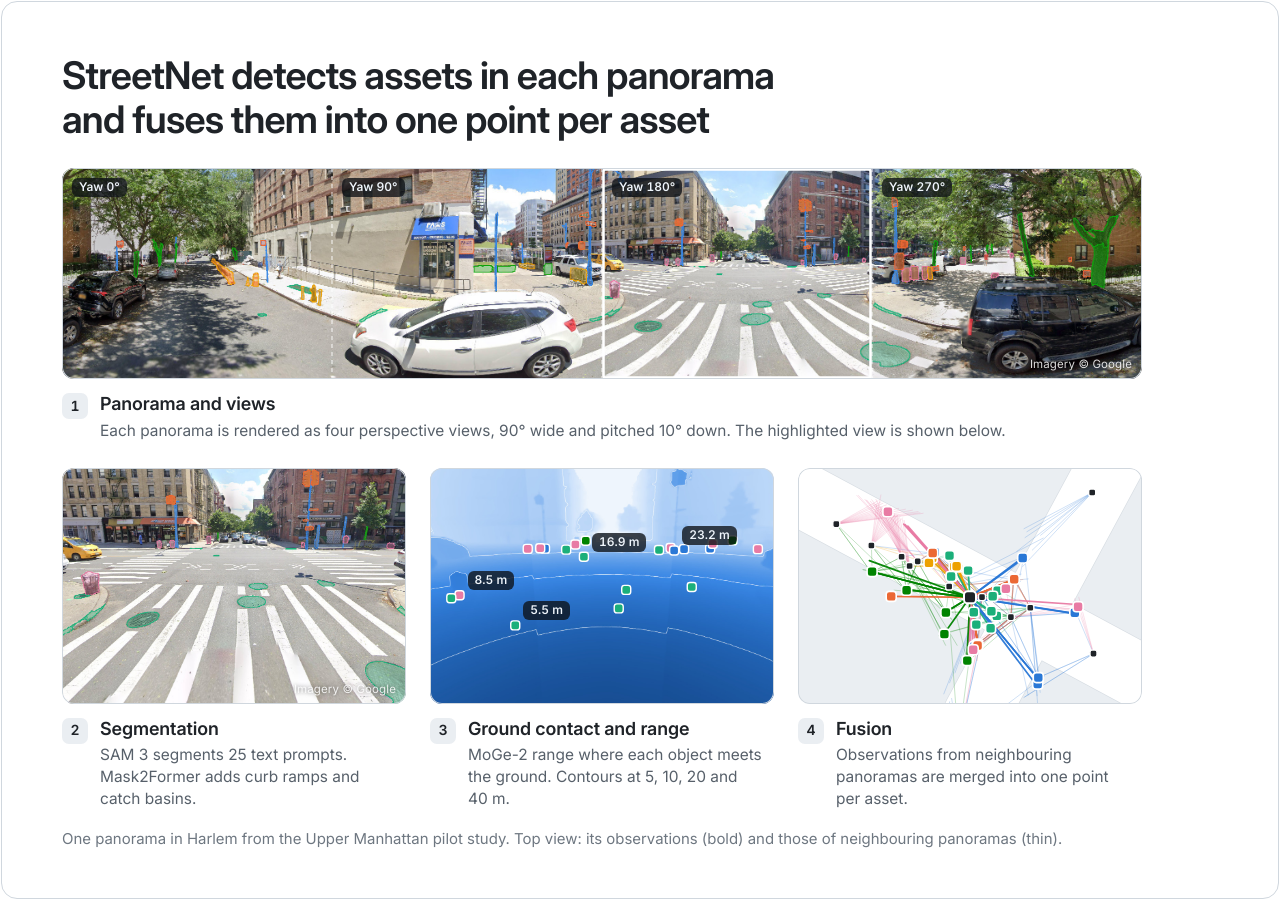
<file: tools/figures/slides/overview.html>
<!doctype html>
<html lang="en">
<head>
<meta charset="utf-8">
<title>Overview</title>
<link rel="stylesheet" href="style.css">
<script src="theme.js"></script>
<style>
  .pano { width: 1080px; height: 236px; margin-top: 26px; }
  .row3 { display: grid; grid-template-columns: repeat(3, 344px); column-gap: 24px; margin-top: 26px; }
  .tile { width: 344px; height: 236px; }
  .label { display: flex; gap: 12px; align-items: flex-start; margin-top: 14px; }
  .label .t { display: flex; flex-direction: column; gap: 3px; }
  .label .body { font-size: 15.5px; line-height: 1.42; }
  .overlay { position: absolute; inset: 0; width: 100%; height: 100%; overflow: visible; }
  .chip {
    position: absolute; padding: 3px 7px 4px; border-radius: 6px; font-size: 12px; font-weight: 560; line-height: 1;
    background: rgba(13, 17, 23, 0.78); color: #f0f6fc; white-space: nowrap; font-variant-numeric: tabular-nums;
  }
  .sector { position: absolute; top: 10px; }
  .cap { margin-top: auto; padding-top: 18px; }
</style>
</head>
<body data-size="1200x830" data-format="jpg" data-quality="80">
<div class="slide">
  <h1>StreetNet detects assets in each panorama and fuses them into one point per asset</h1>

  <div class="card pano" id="pano">
    <img src="img/ov-pano.jpg" alt="">
    <svg class="overlay" id="pano-svg"></svg>
    <span class="credit">Imagery © Google</span>
  </div>
  <div class="label">
    <span class="step-n">1</span>
    <div class="t"><p class="h3">Panorama and views</p>
      <p class="body">Each panorama is rendered as four perspective views, 90° wide and pitched 10° down. The highlighted view is shown below.</p></div>
  </div>

  <div class="row3">
    <div>
      <div class="card tile" id="seg"><img src="img/ov-view.jpg" alt=""><span class="credit">Imagery © Google</span></div>
      <div class="label"><span class="step-n">2</span>
        <div class="t"><p class="h3">Segmentation</p>
          <p class="body">SAM 3 segments 25 text prompts. Mask2Former adds curb ramps and catch basins.</p></div></div>
    </div>
    <div>
      <div class="card tile" id="rng"><img src="img/ov-range.jpg" alt=""><svg class="overlay" id="rng-svg"></svg></div>
      <div class="label"><span class="step-n">3</span>
        <div class="t"><p class="h3">Ground contact and range</p>
          <p class="body">MoGe-2 range where each object meets the ground. Contours at 5, 10, 20 and 40 m.</p></div></div>
    </div>
    <div>
      <div class="card tile" id="map"><img data-src="img/ov-map-{theme}.png" alt=""><svg class="overlay" id="map-svg"></svg></div>
      <div class="label"><span class="step-n">4</span>
        <div class="t"><p class="h3">Fusion</p>
          <p class="body">Observations from neighbouring panoramas are merged into one point per asset.</p></div></div>
    </div>
  </div>
  <p class="cap">One panorama in Harlem from the Upper Manhattan pilot study. Top view: its observations (bold) and those of neighbouring panoramas (thin).</p>
</div>
<script>
const NS = "http://www.w3.org/2000/svg";
function el(tag, attrs, parent) {
  const e = document.createElementNS(NS, tag);
  for (const k in attrs) e.setAttribute(k, attrs[k]);
  parent.appendChild(e); return e;
}
// object-fit: cover mapping from image pixels to card pixels
function cover(card, iw, ih) {
  const W = card.clientWidth, H = card.clientHeight, s = Math.max(W / iw, H / ih);
  return (x, y) => [x * s - (iw * s - W) / 2, y * s - (ih * s - H) / 2];
}
function sq(svg, x, y, size, fill, ring, rw) {
  el("rect", { x: x - size / 2, y: y - size / 2, width: size, height: size, rx: size * 0.3,
               fill, stroke: ring, "stroke-width": rw }, svg);
}
function build(L) {
  // 1: sector lines and labels on the panorama strip (yaw -45 at the left edge, 90 degrees per view)
  const pano = document.getElementById("pano"), psvg = document.getElementById("pano-svg");
  const W = pano.clientWidth, H = pano.clientHeight;
  ["Yaw 0°", "Yaw 90°", "Yaw 180°", "Yaw 270°"].forEach((t, i) => {
    if (i) el("line", { x1: i * W / 4, x2: i * W / 4, y1: 0, y2: H, stroke: "rgba(255,255,255,0.75)", "stroke-width": 1.2,
                        "stroke-dasharray": "4 4" }, psvg);
    const c = document.createElement("span"); c.className = "chip sector"; c.textContent = t;
    c.style.left = (i * W / 4 + 10) + "px"; pano.appendChild(c);
  });
  el("rect", { x: 2 * W / 4 + 1.5, y: 1.5, width: W / 4 - 3, height: H - 3, rx: 2, fill: "none",
               stroke: "#ffffff", "stroke-width": 2.5 }, psvg);
  // 3: contact pixels and ranges
  const rc = document.getElementById("rng"), rsvg = document.getElementById("rng-svg");
  const map3 = cover(rc, L.view.w, L.view.h);
  const ground = L.view.contacts.filter(c => !["traffic_signal", "traffic_sign", "bus_stop_sign"].includes(c.label));
  const seen = new Set(), pts = [];
  for (const c of ground) { const k = Math.round(c.x / 6) + ":" + Math.round(c.y / 6); if (!seen.has(k)) { seen.add(k); pts.push(c); } }
  const show = new Set(window.RANGE_LABELS || []);
  for (const c of pts) {
    const [x, y] = map3(c.x, c.y);
    sq(rsvg, x, y, 9, `var(--g${c.g})`, "#ffffff", 1.4);
  }
  // label a few contacts spread over range and position
  const picked = [];
  for (const c of [...pts].sort((a, b) => a.drng - b.drng)) {
    const [x, y] = map3(c.x, c.y);
    if (x < 8 || x > rc.clientWidth - 60 || y < 20) continue;
    if (picked.some(p => Math.abs(p[0] - x) < 70 && Math.abs(p[1] - y) < 26)) continue;
    if (picked.length && Math.abs(picked.at(-1)[2] - c.drng) < 3) continue;
    picked.push([x, y, c.drng]);
    if (picked.length === 5) break;
  }
  for (const [x, y, d] of picked) {
    const chip = document.createElement("span"); chip.className = "chip"; chip.textContent = `${d.toFixed(1)} m`;
    chip.style.left = (x + 8) + "px"; chip.style.top = (y - 24) + "px"; rc.appendChild(chip);
  }
  // 4: top view
  const msvg = document.getElementById("map-svg"), M = L.map;
  const thm = document.documentElement.dataset.theme;
  for (const [x0, y0, x1, y1, g, mine] of M.rays)
    if (!mine) el("line", { x1: x0, y1: y0, x2: x1, y2: y1, stroke: `var(--g${g})`, "stroke-width": 0.8,
                 "stroke-opacity": 0.28, "stroke-linecap": "round" }, msvg);
  for (const [x0, y0, x1, y1, g, mine] of M.rays)
    if (mine) el("line", { x1: x0, y1: y0, x2: x1, y2: y1, stroke: `var(--g${g})`, "stroke-width": 1.7,
                 "stroke-opacity": 0.95, "stroke-linecap": "round" }, msvg);
  for (const [x, y] of M.cams) sq(msvg, x, y, 7, "var(--ink)", "var(--bg)", 1.4);
  for (const [x, y, g] of M.assets) sq(msvg, x, y, 10, `var(--g${g})`, "var(--bg)", 1.6);
  sq(msvg, M.cam[0], M.cam[1], 12, "var(--ink)", "var(--bg)", 2);
}
window.slideReady = fetch("img/ov.json").then(r => r.json()).then(build);
</script>
</body>
</html>
</file>
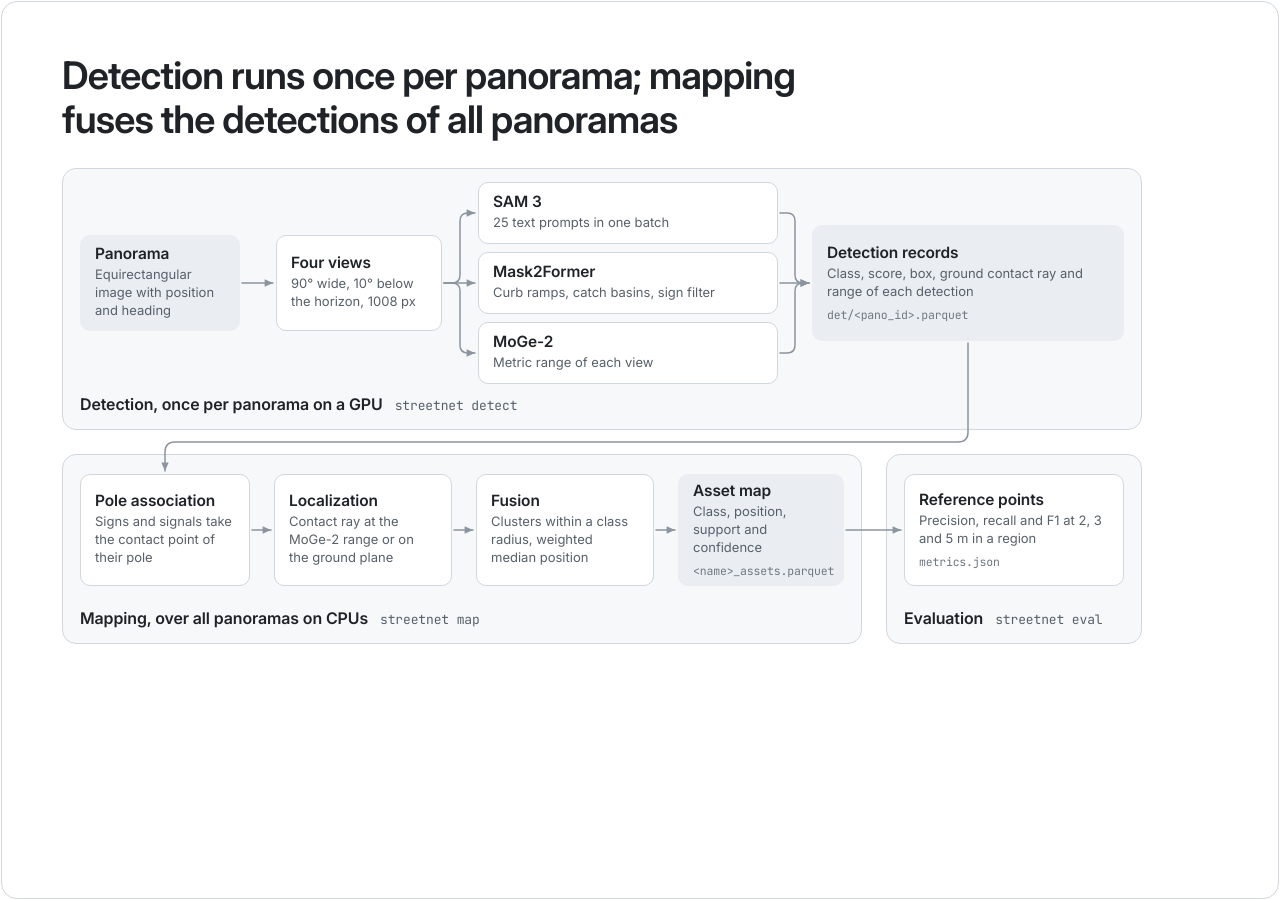
<file: tools/figures/slides/pipeline.html>
<!doctype html>
<html lang="en">
<head>
<meta charset="utf-8">
<title>Pipeline</title>
<link rel="stylesheet" href="style.css">
<script src="theme.js"></script>
<style>
  .stage { position: absolute; border: 1px solid var(--border); border-radius: 14px; background: var(--surface); }
  .stage-h { position: absolute; display: flex; align-items: baseline; gap: 12px; }
  .stage-h .h3 { font-size: 16px; }
  .cmd { font-family: var(--mono); font-size: 13px; color: var(--text-2); letter-spacing: -0.01em; }
  .box {
    position: absolute; display: flex; flex-direction: column; justify-content: center; gap: 4px;
    padding: 10px 14px 11px; border-radius: 10px; background: var(--bg); border: 1px solid var(--border);
  }
  .box.data { background: var(--surface-2); border-color: transparent; }
  .box .t { font-size: 15.5px; font-weight: 600; letter-spacing: -0.006em; color: var(--text); line-height: 1.25; }
  .box .s { font-size: 13px; line-height: 1.38; color: var(--text-2); }
  .box .f { font-family: var(--mono); font-size: 11.5px; color: var(--text-3); margin-top: 2px; letter-spacing: -0.015em; }
  svg.wires { position: absolute; inset: 0; width: 100%; height: 100%; overflow: visible; pointer-events: none; }
  .canvas { position: relative; margin-top: 26px; height: 476px; }
</style>
</head>
<body data-size="1200x672" data-format="png">
<div class="slide">
  <h1>Detection runs once per panorama; mapping fuses the detections of all panoramas</h1>
  <div class="canvas" id="canvas">
    <!-- stage 1 -->
    <div class="stage" style="left:0; top:0; width:1080px; height:262px"></div>
    <div class="stage-h" style="left:18px; top:226px"><span class="h3">Detection, once per panorama on a GPU</span><span class="cmd">streetnet detect</span></div>
    <div class="box data" id="pano" style="left:18px; top:67px; width:160px; height:96px">
      <span class="t">Panorama</span><span class="s">Equirectangular image with position and heading</span></div>
    <div class="box" id="views" style="left:214px; top:67px; width:166px; height:96px">
      <span class="t">Four views</span><span class="s">90° wide, 10° below the horizon, 1008 px</span></div>
    <div class="box model" id="sam" style="left:416px; top:14px; width:300px; height:62px">
      <span class="t">SAM 3</span><span class="s">25 text prompts in one batch</span></div>
    <div class="box model" id="m2f" style="left:416px; top:84px; width:300px; height:62px">
      <span class="t">Mask2Former</span><span class="s">Curb ramps, catch basins, sign filter</span></div>
    <div class="box model" id="moge" style="left:416px; top:154px; width:300px; height:62px">
      <span class="t">MoGe-2</span><span class="s">Metric range of each view</span></div>
    <div class="box data" id="rec" style="left:750px; top:57px; width:312px; height:116px">
      <span class="t">Detection records</span><span class="s">Class, score, box, ground contact ray and range of each detection</span>
      <span class="f">det/&lt;pano_id&gt;.parquet</span></div>

    <!-- stage 2 -->
    <div class="stage" style="left:0; top:286px; width:800px; height:190px"></div>
    <div class="stage-h" style="left:18px; top:440px"><span class="h3">Mapping, over all panoramas on CPUs</span><span class="cmd">streetnet map</span></div>
    <div class="box" id="pole" style="left:18px; top:306px; width:170px; height:112px">
      <span class="t">Pole association</span><span class="s">Signs and signals take the contact point of their pole</span></div>
    <div class="box" id="loc" style="left:212px; top:306px; width:178px; height:112px">
      <span class="t">Localization</span><span class="s">Contact ray at the MoGe-2 range or on the ground plane</span></div>
    <div class="box" id="fuse" style="left:414px; top:306px; width:178px; height:112px">
      <span class="t">Fusion</span><span class="s">Clusters within a class radius, weighted median position</span></div>
    <div class="box data" id="map" style="left:616px; top:306px; width:166px; height:112px">
      <span class="t">Asset map</span><span class="s">Class, position, support and confidence</span>
      <span class="f">&lt;name&gt;_assets.parquet</span></div>

    <!-- stage 3 -->
    <div class="stage" style="left:824px; top:286px; width:256px; height:190px"></div>
    <div class="stage-h" style="left:842px; top:440px"><span class="h3">Evaluation</span><span class="cmd">streetnet eval</span></div>
    <div class="box" id="eval" style="left:842px; top:306px; width:220px; height:112px">
      <span class="t">Reference points</span><span class="s">Precision, recall and F1 at 2, 3 and 5 m in a region</span>
      <span class="f">metrics.json</span></div>
    <svg class="wires" id="wires"></svg>
  </div>
</div>
<script>
const NS = "http://www.w3.org/2000/svg";
function el(tag, attrs, parent) {
  const e = document.createElementNS(NS, tag);
  for (const k in attrs) e.setAttribute(k, attrs[k]);
  parent.appendChild(e); return e;
}
const svg = document.getElementById("wires"), C = document.getElementById("canvas").getBoundingClientRect();
const defs = el("defs", {}, svg);
const mk = el("marker", { id: "a", viewBox: "0 0 10 10", refX: 9, refY: 5, markerWidth: 7, markerHeight: 7, orient: "auto-start-reverse" }, defs);
el("path", { d: "M1 1.5 L9 5 L1 8.5 Z", fill: "var(--line)" }, mk);
function box(id) { const r = document.getElementById(id).getBoundingClientRect();
  return { l: r.left - C.left, r: r.right - C.left, t: r.top - C.top, b: r.bottom - C.top, cy: (r.top + r.bottom) / 2 - C.top, cx: (r.left + r.right) / 2 - C.left }; }
function wire(d) { el("path", { d, fill: "none", stroke: "var(--line)", "stroke-width": 1.5, "marker-end": "url(#a)",
                                "stroke-linejoin": "round", "stroke-linecap": "round" }, svg); }
function h(a, b) { const A = box(a), B = box(b); wire(`M${A.r + 2} ${A.cy} L${B.l - 3} ${A.cy}`); }
function fan(a, b, mid) {   // a -> b with an elbow at x = mid, rounded corners
  const A = box(a), B = box(b), r = 8, x = mid, y0 = A.cy, y1 = B.cy, s = Math.sign(y1 - y0);
  if (!s) return wire(`M${A.r + 2} ${y0} L${B.l - 3} ${y1}`);
  wire(`M${A.r + 2} ${y0} L${x - r} ${y0} Q${x} ${y0} ${x} ${y0 + s * r} L${x} ${y1 - s * r} Q${x} ${y1} ${x + r} ${y1} L${B.l - 3} ${y1}`);
}
function fanIn(a, b, mid) {
  const A = box(a), B = box(b), r = 8, x = mid, y0 = A.cy, y1 = B.cy, s = Math.sign(y1 - y0);
  if (!s) return wire(`M${A.r + 2} ${y0} L${B.l - 3} ${y1}`);
  wire(`M${A.r + 2} ${y0} L${x - r} ${y0} Q${x} ${y0} ${x} ${y0 + s * r} L${x} ${y1 - s * r} Q${x} ${y1} ${x + r} ${y1} L${B.l - 3} ${y1}`);
}
h("pano", "views");
const V = box("views"), S = box("sam");
for (const m of ["sam", "m2f", "moge"]) fan("views", m, (V.r + S.l) / 2);
const R = box("rec");
for (const m of ["sam", "m2f", "moge"]) fanIn(m, "rec", (S.r + R.l) / 2);
// records -> pole association: down the right side of stage 1, then left along the gap between the stages
{ const A = box("rec"), B = box("pole"), y = 274, r = 10;
  wire(`M${A.cx} ${A.b + 2} L${A.cx} ${y - r} Q${A.cx} ${y} ${A.cx - r} ${y} L${B.cx + r} ${y} Q${B.cx} ${y} ${B.cx} ${y + r} L${B.cx} ${B.t - 3}`); }
h("pole", "loc"); h("loc", "fuse"); h("fuse", "map"); h("map", "eval");
</script>
</body>
</html>
</file>
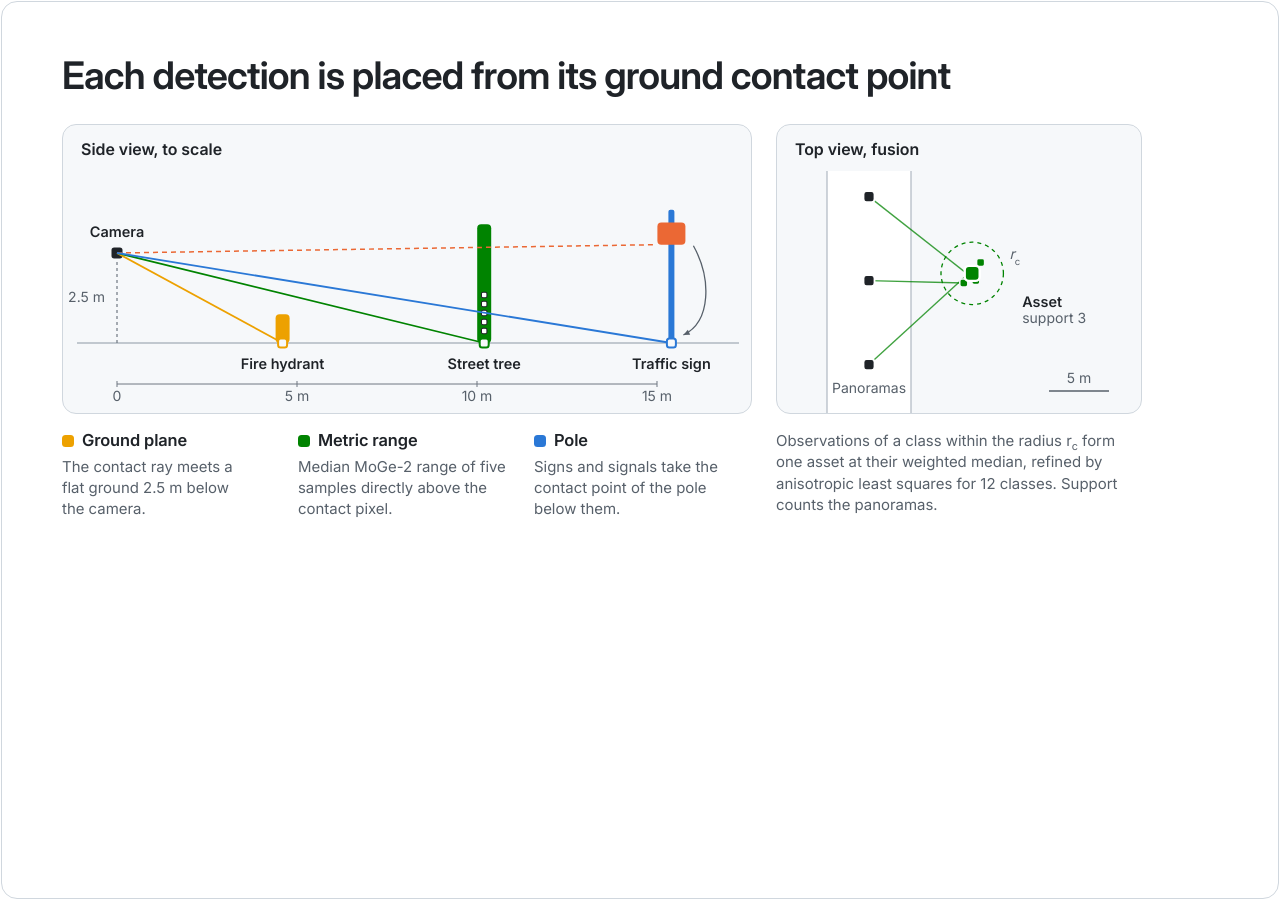
<file: tools/figures/slides/placement.html>
<!doctype html>
<html lang="en">
<head>
<meta charset="utf-8">
<title>Placement</title>
<link rel="stylesheet" href="style.css">
<script src="theme.js"></script>
<style>
  .grid { display: grid; grid-template-columns: 690px 366px; column-gap: 24px; margin-top: 26px; }
  .panel { position: relative; height: 290px; border: 1px solid var(--border); border-radius: 14px; background: var(--surface); }
  .panel svg { position: absolute; inset: 0; width: 100%; height: 100%; }
  .ptitle { position: absolute; left: 18px; top: 14px; font-size: 16px; font-weight: 600; color: var(--text); }
  .cols { display: grid; grid-template-columns: repeat(3, 1fr); column-gap: 18px; margin-top: 16px; }
  .rl { display: flex; flex-direction: column; gap: 4px; }
  .rl .h3 { font-size: 16.5px; display: flex; align-items: center; gap: 8px; }
  .rl .body { font-size: 15px; line-height: 1.42; }
  .side-note { margin-top: 16px; }
  .side-note .body { font-size: 15px; line-height: 1.42; }
  svg text { font-family: Inter, sans-serif; font-size: 14px; fill: var(--text-2); }
  svg text.k { fill: var(--text); font-weight: 580; font-size: 14.5px; }
  svg text.m { font-family: var(--mono); font-size: 11.5px; }
</style>
</head>
<body data-size="1200x540" data-format="png">
<div class="slide">
  <h1>Each detection is placed from its ground contact point</h1>
  <div class="grid">
    <div>
      <div class="panel" data-clip><span class="ptitle">Side view, to scale</span><svg id="side"></svg></div>
      <div class="cols">
        <div class="rl"><p class="h3"><span class="sq" style="--c: var(--g3)"></span>Ground plane</p>
          <p class="body">The contact ray meets a flat ground 2.5 m below the camera.</p></div>
        <div class="rl"><p class="h3"><span class="sq" style="--c: var(--g5)"></span>Metric range</p>
          <p class="body">Median MoGe-2 range of five samples directly above the contact pixel.</p></div>
        <div class="rl"><p class="h3"><span class="sq" style="--c: var(--g0)"></span>Pole</p>
          <p class="body">Signs and signals take the contact point of the pole below them.</p></div>
      </div>
    </div>
    <div>
      <div class="panel" data-clip><span class="ptitle">Top view, fusion</span><svg id="top"></svg></div>
      <div class="side-note"><p class="body">Observations of a class within the radius r<sub>c</sub> form one asset at their weighted median, refined by <span class="nw">anisotropic</span> least squares for 12 classes. Support counts the panoramas.</p></div>
    </div>
  </div>
</div>
<script>
const NS = "http://www.w3.org/2000/svg";
function el(tag, attrs, parent, text) {
  const e = document.createElementNS(NS, tag);
  for (const k in attrs) e.setAttribute(k, attrs[k]);
  if (text != null) e.textContent = text;
  parent.appendChild(e); return e;
}
function sq(p, x, y, s, fill, ring, rw) { return el("rect", { x: x - s / 2, y: y - s / 2, width: s, height: s, rx: s * 0.28, fill, stroke: ring, "stroke-width": rw || 0 }, p); }
function arrowDefs(svg) {
  const d = el("defs", {}, svg);
  const m = el("marker", { id: "ah", viewBox: "0 0 10 10", refX: 9, refY: 5, markerWidth: 6, markerHeight: 6, orient: "auto-start-reverse" }, d);
  el("path", { d: "M1 1.5 L9 5 L1 8.5 Z", fill: "var(--text-2)" }, m);
}

// ---------------- side view: x from -1.2 m to 17.6 m, ground at y = 300 px, 36 px per metre
(function () {
  const svg = document.getElementById("side"); arrowDefs(svg);
  const S = 36, X0 = 54, GY = 218, X = m => X0 + m * S, Y = m => GY - m * S, h = 2.5;
  el("line", { x1: 14, x2: 676, y1: GY, y2: GY, stroke: "var(--border-strong)", "stroke-width": 1.5 }, svg);
  // camera on its mast
  el("line", { x1: X(0), x2: X(0), y1: GY, y2: Y(h), stroke: "var(--text-3)", "stroke-width": 1.2, "stroke-dasharray": "3 3" }, svg);
  sq(svg, X(0), Y(h), 13, "var(--ink)", "var(--surface)", 2);
  el("text", { x: X(0) - 12, y: Y(h / 2) + 4, "text-anchor": "end" }, svg, "2.5 m");
  el("text", { x: X(0), y: Y(h) - 16, "text-anchor": "middle", class: "k" }, svg, "Camera");
  // 1. fire hydrant at 4.6 m: ground-plane intersection
  const xh = 4.6;
  el("rect", { x: X(xh) - 7, y: Y(0.8), width: 14, height: 0.8 * S, rx: 4, fill: "var(--g3)" }, svg);
  el("line", { x1: X(0), y1: Y(h), x2: X(xh), y2: GY, stroke: "var(--g3)", "stroke-width": 1.8 }, svg);
  sq(svg, X(xh), GY, 9, "var(--surface)", "var(--g3)", 2);
  // 2. street tree at 10.2 m: metric range along the contact ray, five samples above the contact pixel
  const xt = 10.2;
  el("rect", { x: X(xt) - 7, y: Y(3.3), width: 14, height: 3.3 * S, rx: 4, fill: "var(--g5)" }, svg);
  el("line", { x1: X(0), y1: Y(h), x2: X(xt), y2: GY, stroke: "var(--g5)", "stroke-width": 1.8 }, svg);
  sq(svg, X(xt), GY, 9, "var(--surface)", "var(--g5)", 2);
  // five range samples directly above the contact pixel (drawn larger than to scale)
  for (let i = 0; i < 5; i++) sq(svg, X(xt), GY - 12 - i * 9, 5.5, "var(--bg)", "var(--ink)", 1.1);
  // 3. traffic sign on its pole at 15.4 m
  const xp = 15.4;
  el("rect", { x: X(xp) - 3, y: Y(3.7), width: 6, height: 3.7 * S, rx: 2, fill: "var(--g0)" }, svg);
  el("rect", { x: X(xp) - 14, y: Y(3.35), width: 28, height: 0.62 * S, rx: 4, fill: "var(--g1)" }, svg);
  el("line", { x1: X(0), y1: Y(h), x2: X(xp) - 16, y2: Y(2.73), stroke: "var(--g1)", "stroke-width": 1.5, "stroke-dasharray": "5 4" }, svg);
  el("line", { x1: X(0), y1: Y(h), x2: X(xp), y2: GY, stroke: "var(--g0)", "stroke-width": 1.8 }, svg);
  sq(svg, X(xp), GY, 9, "var(--surface)", "var(--g0)", 2);
  el("path", { d: `M${X(xp) + 22} ${Y(2.7)} C${X(xp) + 40} ${Y(1.8)} ${X(xp) + 40} ${Y(0.6)} ${X(xp) + 12} ${GY - 8}`, fill: "none",
               stroke: "var(--text-2)", "stroke-width": 1.3, "marker-end": "url(#ah)" }, svg);
  // labels under the ground line
  for (const [x, t] of [[xh, "Fire hydrant"], [xt, "Street tree"], [xp, "Traffic sign"]])
    el("text", { x: X(x), y: GY + 26, "text-anchor": "middle", class: "k" }, svg, t);
  // distance ticks
  for (const m of [0, 5, 10, 15]) {
    el("line", { x1: X(m), x2: X(m), y1: GY + 38, y2: GY + 44, stroke: "var(--text-3)", "stroke-width": 1 }, svg);
    el("text", { x: X(m), y: GY + 58, "text-anchor": "middle" }, svg, m ? `${m} m` : "0");
  }
  el("line", { x1: X(0), x2: X(15), y1: GY + 41, y2: GY + 41, stroke: "var(--text-3)", "stroke-width": 1 }, svg);
})();

// ---------------- top view: a street with three cameras, observations of one tree, cluster radius and the asset
(function () {
  const svg = document.getElementById("top"); arrowDefs(svg);
  const S = 12, OX = 92, OY = 290, X = m => OX + m * S, Y = m => OY - m * S;   // metres: street along y
  // street band (roadbed) and kerb lines
  el("rect", { x: X(-3.5), y: 46, width: 7 * S, height: 254, fill: "var(--bg)" }, svg);
  for (const k of [-3.5, 3.5]) el("line", { x1: X(k), x2: X(k), y1: 46, y2: 300, stroke: "var(--border-strong)", "stroke-width": 1.2 }, svg);
  const cams = [[0, 4.2], [0, 11.2], [0, 18.2]], tree = [8.6, 11.8];
  const obs = [[9.3, 12.7], [7.9, 11.0], [8.9, 11.2]];
  // radius r_c around the asset
  el("circle", { cx: X(tree[0]), cy: Y(tree[1]), r: 2.6 * S, fill: "none", stroke: "var(--g5)", "stroke-width": 1.3, "stroke-dasharray": "4 4" }, svg);
  { const t = el("text", { x: X(tree[0]) + 2.6 * S + 6, y: Y(tree[1]) - 14, "font-style": "italic" }, svg, "r");
    el("tspan", { "baseline-shift": "sub", "font-size": "9.5", "font-style": "normal" }, t, "c"); }
  cams.forEach(([cx, cy], i) => {
    const [ox, oy] = obs[i];
    el("line", { x1: X(cx), y1: Y(cy), x2: X(ox), y2: Y(oy), stroke: "var(--g5)", "stroke-width": 1.4, "stroke-opacity": 0.75 }, svg);
  });
  cams.forEach(([cx, cy]) => sq(svg, X(cx), Y(cy), 11, "var(--ink)", "var(--bg)", 1.8));
  obs.forEach(([ox, oy]) => sq(svg, X(ox), Y(oy), 8, "var(--g5)", "var(--surface)", 1.5));
  // fused asset: weighted median
  sq(svg, X(tree[0]), Y(tree[1]), 15, "var(--g5)", "var(--bg)", 2.4);
  el("text", { x: X(tree[0]) + 50, y: Y(tree[1]) + 34, class: "k" }, svg, "Asset");
  el("text", { x: X(tree[0]) + 50, y: Y(tree[1]) + 50 }, svg, "support 3");
  el("text", { x: X(0), y: Y(4.2) + 28, "text-anchor": "middle" }, svg, "Panoramas");
  // scale bar 5 m
  el("line", { x1: X(15), x2: X(20), y1: 266, y2: 266, stroke: "var(--text-2)", "stroke-width": 1.5 }, svg);
  el("text", { x: X(17.5), y: 258, "text-anchor": "middle" }, svg, "5 m");
})();
</script>
</body>
</html>
</file>
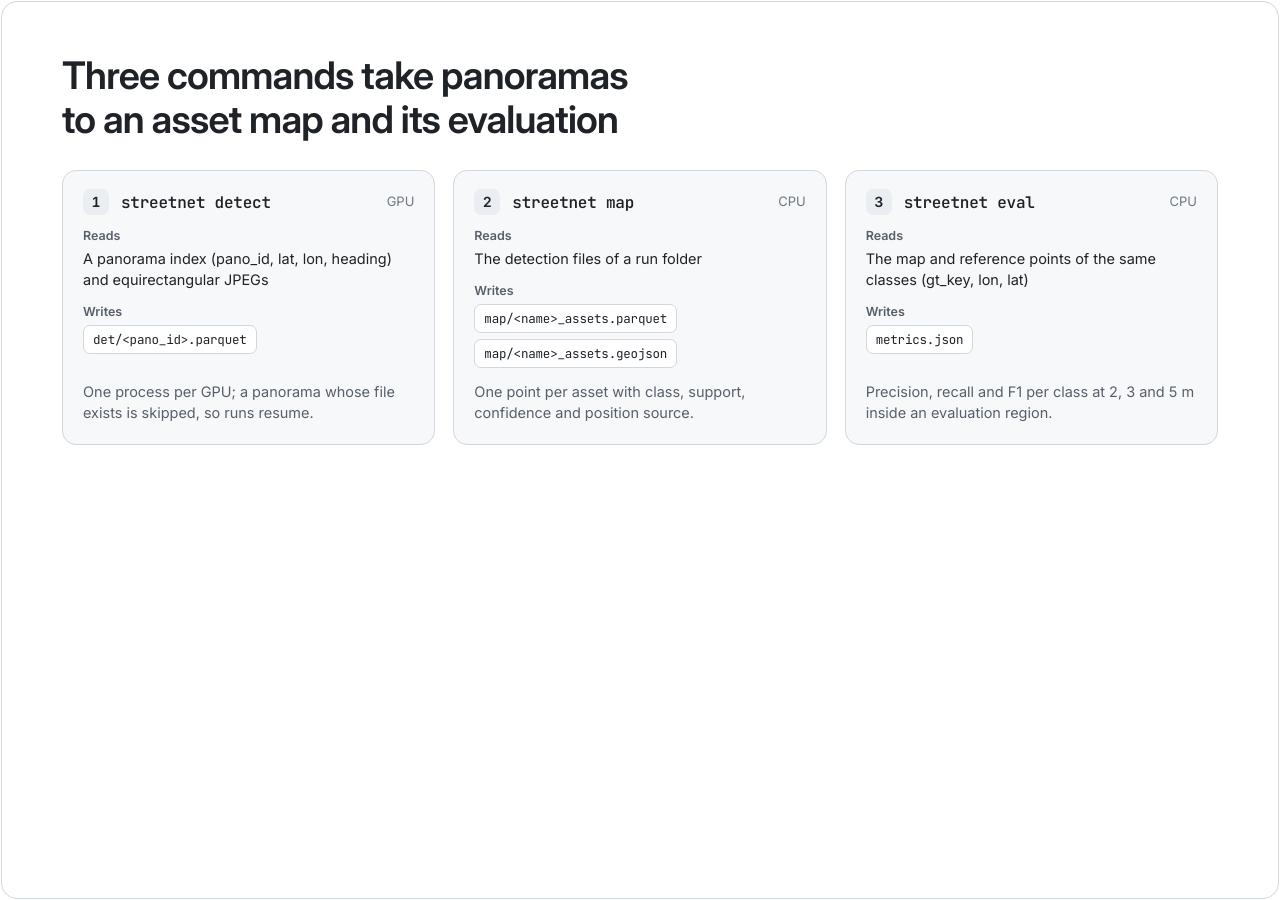
<file: tools/figures/slides/run.html>
<!doctype html>
<html lang="en">
<head>
<meta charset="utf-8">
<title>Commands</title>
<link rel="stylesheet" href="style.css">
<script src="theme.js"></script>
<style>
  .steps { display: grid; grid-template-columns: repeat(3, 1fr); column-gap: 18px; margin-top: 28px; }
  .step { border: 1px solid var(--border); border-radius: 14px; background: var(--surface); padding: 18px 20px 20px; display: flex; flex-direction: column; gap: 14px; }
  .cmd { display: flex; align-items: center; gap: 12px; }
  .cmd code { font-family: var(--mono); font-size: 16px; font-weight: 560; letter-spacing: -0.015em; color: var(--text); }
  .where { font-size: 13px; color: var(--text-3); margin-left: auto; }
  .k { font-size: 12.5px; font-weight: 600; color: var(--text-2); margin-bottom: 5px; }
  .v { font-size: 14.5px; line-height: 1.45; color: var(--text); }
  .files { display: flex; flex-direction: column; gap: 6px; }
  .file { font-family: var(--mono); font-size: 12.5px; letter-spacing: -0.015em; color: var(--text); background: var(--bg);
          border: 1px solid var(--border); border-radius: 7px; padding: 5px 9px; width: fit-content; }
  .desc { font-size: 14.5px; line-height: 1.45; color: var(--text-2); margin-top: auto; }
</style>
</head>
<body data-size="1200x500" data-format="png">
<div class="slide">
  <h1>Three commands take panoramas to an asset map and its evaluation</h1>
  <div class="steps">
    <div class="step">
      <div class="cmd"><span class="step-n">1</span><code>streetnet detect</code><span class="where">GPU</span></div>
      <div><p class="k">Reads</p><p class="v">A panorama index (pano_id, lat, lon, heading) and equirectangular JPEGs</p></div>
      <div><p class="k">Writes</p><div class="files"><span class="file">det/&lt;pano_id&gt;.parquet</span></div></div>
      <p class="desc">One process per GPU; a panorama whose file exists is skipped, so runs resume.</p>
    </div>
    <div class="step">
      <div class="cmd"><span class="step-n">2</span><code>streetnet map</code><span class="where">CPU</span></div>
      <div><p class="k">Reads</p><p class="v">The detection files of a run folder</p></div>
      <div><p class="k">Writes</p><div class="files"><span class="file">map/&lt;name&gt;_assets.parquet</span><span class="file">map/&lt;name&gt;_assets.geojson</span></div></div>
      <p class="desc">One point per asset with class, support, confidence and position source.</p>
    </div>
    <div class="step">
      <div class="cmd"><span class="step-n">3</span><code>streetnet eval</code><span class="where">CPU</span></div>
      <div><p class="k">Reads</p><p class="v">The map and reference points of the same classes (gt_key, lon, lat)</p></div>
      <div><p class="k">Writes</p><div class="files"><span class="file">metrics.json</span></div></div>
      <p class="desc">Precision, recall and F1 per class at 2, 3 and 5 m inside an evaluation region.</p>
    </div>
  </div>
</div>
</body>
</html>
</file>
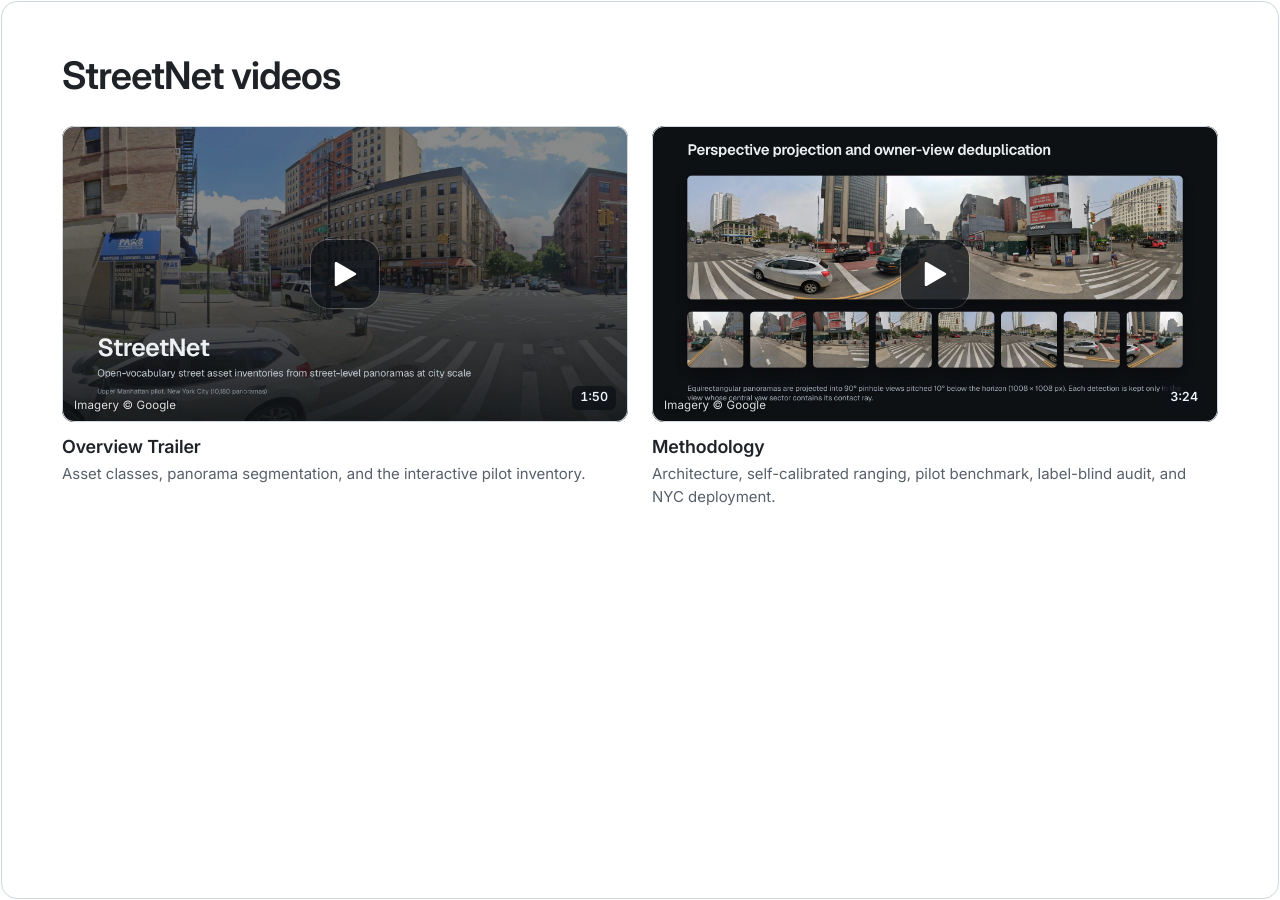
<file: tools/figures/slides/videos.html>
<!doctype html>
<html lang="en">
<head>
<meta charset="utf-8">
<title>Videos</title>
<link rel="stylesheet" href="style.css">
<script src="theme.js"></script>
<style>
  .two { display: grid; grid-template-columns: 1fr 1fr; column-gap: 24px; margin-top: 28px; }
  .poster { height: 296px; }
  .play {
    position: absolute; left: 50%; top: 50%; width: 68px; height: 68px; margin: -34px 0 0 -34px; border-radius: 18px;
    background: rgba(13, 17, 23, 0.72); box-shadow: 0 0 0 1px rgba(255, 255, 255, 0.18);
    display: flex; align-items: center; justify-content: center;
  }
  .dur { position: absolute; right: 12px; bottom: 12px; padding: 4px 8px 5px; border-radius: 6px; font-size: 12.5px; font-weight: 560;
         background: rgba(13, 17, 23, 0.78); color: #f0f6fc; font-variant-numeric: tabular-nums; }
  .meta { margin-top: 14px; display: flex; flex-direction: column; gap: 4px; }
  .meta .body { font-size: 15px; }
</style>
</head>
<body data-size="1200x522" data-format="jpg" data-quality="86" data-themes="dark">
<div class="slide">
  <h1>StreetNet videos</h1>
  <div class="two">
    <div>
      <div class="card poster"><img src="../../../docs/assets/video/trailer.jpg" alt="">
        <div class="play"><svg width="26" height="28" viewBox="0 0 26 28"><path d="M4 3.2 L23 14 L4 24.8 Z" fill="#ffffff" stroke="#ffffff" stroke-width="2.5" stroke-linejoin="round"/></svg></div>
        <span class="dur">1:50</span><span class="credit" style="left:12px; right:auto; bottom:10px">Imagery © Google</span></div>
      <div class="meta"><p class="h3">Overview Trailer</p><p class="body">Asset classes, panorama segmentation, and the interactive pilot inventory.</p></div>
    </div>
    <div>
      <div class="card poster"><img src="../../../docs/assets/video/methodology.jpg" alt="">
        <div class="play"><svg width="26" height="28" viewBox="0 0 26 28"><path d="M4 3.2 L23 14 L4 24.8 Z" fill="#ffffff" stroke="#ffffff" stroke-width="2.5" stroke-linejoin="round"/></svg></div>
        <span class="dur">3:24</span><span class="credit" style="left:12px; right:auto; bottom:10px">Imagery © Google</span></div>
      <div class="meta"><p class="h3">Methodology</p><p class="body">Architecture, self-calibrated ranging, pilot benchmark, label-blind audit, and NYC deployment.</p></div>
    </div>
  </div>
</div>
</body>
</html>
</file>
<file: docs/assets/css/site.css>
/* StreetNet project page and documentation. Tokens match tools/figures/slides/style.css. */

@font-face {
  font-family: "Inter";
  src: url("../fonts/Inter-Variable.woff2") format("woff2");
  font-weight: 100 900;
  font-display: swap;
}
@font-face {
  font-family: "JetBrains Mono";
  src: url("../fonts/JetBrainsMono-Variable.woff2") format("woff2");
  font-weight: 100 800;
  font-display: swap;
}

:root {
  color-scheme: light;
  --bg: #ffffff;
  --surface: #f6f8fa;
  --surface-2: #eaeef2;
  --border: #d0d7de;
  --border-muted: #e4e8ec;
  --text: #1f2328;
  --text-2: #57606a;
  --text-3: #6e7781;
  --accent: #0969da;
  --accent-bg: #ddf4ff;
  --code-bg: #f6f8fa;
  --nav-bg: rgba(255, 255, 255, 0.82);
  --shadow: 0 1px 2px rgba(31, 35, 40, 0.06), 0 8px 24px rgba(31, 35, 40, 0.06);
  --g0: #2a78d6; --g1: #eb6834; --g2: #1baf7a; --g3: #eda100;
  --g4: #e87ba4; --g5: #008300; --g6: #4a3aa7; --g7: #e34948;
  --mono: "JetBrains Mono", ui-monospace, SFMono-Regular, Menlo, Consolas, monospace;
  --radius: 14px;
  --wrap: 1120px;
}
@media (prefers-color-scheme: dark) {
  :root:not([data-theme="light"]) {
    color-scheme: dark;
    --bg: #0d1117; --surface: #161b22; --surface-2: #21262d; --border: #30363d; --border-muted: #262c34;
    --text: #e6edf3; --text-2: #9198a1; --text-3: #7d8590; --accent: #4493f8; --accent-bg: #121d2f;
    --code-bg: #161b22; --nav-bg: rgba(13, 17, 23, 0.8); --shadow: 0 1px 2px rgba(0, 0, 0, 0.3), 0 8px 24px rgba(0, 0, 0, 0.25);
    --g0: #3987e5; --g1: #d95926; --g2: #199e70; --g3: #c98500; --g4: #d55181; --g5: #0ca30c; --g6: #9085e9; --g7: #e66767;
  }
}
:root[data-theme="dark"] {
  color-scheme: dark;
  --bg: #0d1117; --surface: #161b22; --surface-2: #21262d; --border: #30363d; --border-muted: #262c34;
  --text: #e6edf3; --text-2: #9198a1; --text-3: #7d8590; --accent: #4493f8; --accent-bg: #121d2f;
  --code-bg: #161b22; --nav-bg: rgba(13, 17, 23, 0.8); --shadow: 0 1px 2px rgba(0, 0, 0, 0.3), 0 8px 24px rgba(0, 0, 0, 0.25);
  --g0: #3987e5; --g1: #d95926; --g2: #199e70; --g3: #c98500; --g4: #d55181; --g5: #0ca30c; --g6: #9085e9; --g7: #e66767;
}

* { box-sizing: border-box; }
html { scroll-behavior: smooth; scroll-padding-top: 76px; -webkit-text-size-adjust: 100%; }
body {
  margin: 0; background: var(--bg); color: var(--text);
  font-family: "Inter", system-ui, -apple-system, "Segoe UI", sans-serif; font-optical-sizing: auto;
  font-size: 17px; line-height: 1.6; -webkit-font-smoothing: antialiased; text-rendering: optimizeLegibility;
}
img, video, svg { max-width: 100%; }
a { color: var(--accent); text-decoration: none; }
a:hover { text-decoration: underline; text-underline-offset: 3px; }
:focus-visible { outline: 2px solid var(--accent); outline-offset: 2px; border-radius: 4px; }
h1, h2, h3, h4 { color: var(--text); font-weight: 620; letter-spacing: -0.02em; line-height: 1.2; margin: 0; text-wrap: balance; }
p { margin: 0; text-wrap: pretty; }
sub { line-height: 0; }
code { font-family: var(--mono); font-size: 0.86em; background: var(--surface); border: 1px solid var(--border-muted);
       border-radius: 6px; padding: 0.08em 0.36em; letter-spacing: -0.01em; }
.wrap { max-width: var(--wrap); margin: 0 auto; padding: 0 32px; }

/* ---------------------------------------------------------------- navigation */
.nav {
  position: sticky; top: 0; z-index: 20; background: var(--nav-bg); border-bottom: 1px solid var(--border-muted);
  backdrop-filter: saturate(180%) blur(14px); -webkit-backdrop-filter: saturate(180%) blur(14px);
}
.nav .wrap { display: flex; align-items: center; gap: 28px; height: 60px; }
.brand { display: inline-flex; align-items: center; gap: 10px; color: var(--text); font-weight: 650; letter-spacing: -0.015em; font-size: 17px; }
.brand:hover { text-decoration: none; }
.brand .mark { display: grid; grid-template-columns: 7px 7px; gap: 2px; }
.brand .mark i { width: 7px; height: 7px; border-radius: 2px; }
.links { display: flex; gap: 22px; font-size: 14.5px; }
.links a { color: var(--text-2); }
.links a:hover { color: var(--text); text-decoration: none; }
.links a.on { color: var(--text); }
.nav .end { margin-left: auto; display: flex; align-items: center; gap: 8px; }
.icon-btn {
  display: inline-flex; align-items: center; justify-content: center; gap: 8px; height: 34px; min-width: 34px; padding: 0 10px;
  border: 1px solid var(--border); border-radius: 9px; background: var(--bg); color: var(--text); font: inherit; font-size: 14px;
  cursor: pointer;
}
.icon-btn:hover { background: var(--surface); text-decoration: none; }
.icon-btn svg { width: 16px; height: 16px; }
.menu-btn { display: none; }
.sheet { display: none; }

/* ---------------------------------------------------------------- hero */
.hero { padding: 72px 0 28px; }
.hero h1 { font-size: 64px; letter-spacing: -0.035em; line-height: 1.02; }
.hero .lede { margin-top: 18px; max-width: 760px; font-size: 22px; line-height: 1.45; color: var(--text-2); letter-spacing: -0.008em; }
.cta { display: flex; flex-wrap: wrap; gap: 10px; margin-top: 28px; }
.btn {
  display: inline-flex; align-items: center; gap: 8px; height: 40px; padding: 0 16px; border-radius: 10px; font-size: 15px;
  font-weight: 560; border: 1px solid var(--border); color: var(--text); background: var(--bg);
}
.btn:hover { background: var(--surface); text-decoration: none; }
.btn.primary { background: var(--text); border-color: var(--text); color: var(--bg); }
.btn.primary:hover { opacity: 0.9; background: var(--text); }
.btn svg { width: 16px; height: 16px; }
.hero-fig { margin: 40px 0 0; }

/* ---------------------------------------------------------------- sections */
section.block { padding: 88px 0 0; }
.block > .wrap > h2, .sec-h h2 { font-size: 36px; letter-spacing: -0.028em; }
.sec-h { display: flex; flex-direction: column; gap: 12px; max-width: 780px; }
.sec-h p { font-size: 18px; color: var(--text-2); line-height: 1.55; }
.sec-body { margin-top: 32px; }
.prose { max-width: 780px; }
.prose p + p { margin-top: 14px; }
.prose p, .prose li { color: var(--text-2); }
.prose strong { color: var(--text); font-weight: 600; }

/* figures: rounded image cards with a hairline border */
figure { margin: 0; }
.fig img { display: block; width: 100%; height: auto; border-radius: 16px; }
.zoom { display: block; cursor: zoom-in; }
.fig figcaption, .cap { margin-top: 12px; font-size: 14.5px; line-height: 1.5; color: var(--text-3); max-width: 860px; }
.photo { position: relative; border-radius: var(--radius); overflow: hidden; background: var(--surface); }
.photo::after { content: ""; position: absolute; inset: 0; border-radius: inherit; box-shadow: inset 0 0 0 1px var(--border); pointer-events: none; }
.photo img, .photo video { display: block; width: 100%; height: auto; }
.credit { position: absolute; right: 12px; bottom: 9px; font-size: 12px; color: rgba(255, 255, 255, 0.88); text-shadow: 0 0 4px rgba(0, 0, 0, 0.6); }

/* videos */
.videos { display: grid; grid-template-columns: minmax(0, 1fr) minmax(0, 1fr); gap: 28px; }
.video video { aspect-ratio: 16 / 9; background: #0d1117; }
.video h3 { font-size: 18px; margin-top: 16px; display: flex; align-items: baseline; gap: 10px; }
.video h3 span { font-size: 14px; font-weight: 500; color: var(--text-3); letter-spacing: 0; font-variant-numeric: tabular-nums; }
.video p { margin-top: 6px; font-size: 15.5px; color: var(--text-2); line-height: 1.55; }
.note { margin-top: 22px; padding: 14px 18px; border: 1px solid var(--border); border-radius: 12px; background: var(--surface);
        font-size: 14.5px; color: var(--text-2); line-height: 1.55; }

/* facts: a definition grid */
.facts { display: grid; grid-template-columns: repeat(3, minmax(0, 1fr)); gap: 1px; background: var(--border-muted); border: 1px solid var(--border-muted);
         border-radius: var(--radius); overflow: hidden; margin-top: 32px; }
.fact { background: var(--bg); padding: 20px 22px; }
.fact h3 { font-size: 16px; letter-spacing: -0.01em; }
.fact p { margin-top: 6px; font-size: 15px; color: var(--text-2); line-height: 1.55; }

/* cards (documentation links) */
.cards { display: grid; grid-template-columns: repeat(4, minmax(0, 1fr)); gap: 16px; }
.card-link { display: flex; flex-direction: column; gap: 8px; padding: 20px; border: 1px solid var(--border); border-radius: var(--radius);
             color: var(--text); background: var(--bg); transition: border-color 0.15s, box-shadow 0.15s; }
.card-link:hover { text-decoration: none; border-color: var(--text-3); box-shadow: var(--shadow); }
.card-link h3 { font-size: 17px; }
.card-link p { font-size: 14.5px; color: var(--text-2); line-height: 1.5; }
.card-link .go { margin-top: auto; font-size: 13.5px; color: var(--accent); }

/* tables */
.table-wrap { overflow-x: auto; border: 1px solid var(--border); border-radius: var(--radius); }
table { width: 100%; border-collapse: collapse; font-size: 14.5px; line-height: 1.45; }
th, td { text-align: left; padding: 10px 14px; border-bottom: 1px solid var(--border-muted); vertical-align: top; }
th { font-weight: 600; color: var(--text); background: var(--surface); white-space: nowrap; font-size: 13.5px; }
td { color: var(--text-2); }
tr:last-child td { border-bottom: 0; }
td.n, th.n { text-align: right; font-variant-numeric: tabular-nums; white-space: nowrap; }
tr.total td { color: var(--text); font-weight: 600; background: var(--surface); }
td .sq { display: inline-block; width: 11px; height: 11px; border-radius: 3px; margin-right: 9px; vertical-align: -0.5px; }
td.cls { color: var(--text); white-space: nowrap; }
td .tag { margin-left: 8px; font-size: 12px; color: var(--text-3); border: 1px solid var(--border); border-radius: 5px; padding: 0 5px 1px; }
td code { white-space: nowrap; }
.grp-row td { background: var(--surface); color: var(--text); font-weight: 600; font-size: 13.5px; }

/* code blocks with a copy button */
pre { position: relative; margin: 0; padding: 16px 18px; background: var(--code-bg); border: 1px solid var(--border-muted); border-radius: 12px;
      overflow-x: auto; font-family: var(--mono); font-size: 13.5px; line-height: 1.6; color: var(--text); }
pre code { background: none; border: 0; padding: 0; font-size: inherit; }
pre .c { color: var(--text-3); }
.copy { position: absolute; top: 9px; right: 9px; height: 28px; padding: 0 10px; border-radius: 7px; border: 1px solid var(--border);
        background: var(--bg); color: var(--text-2); font: inherit; font-family: "Inter", sans-serif; font-size: 12.5px; cursor: pointer; opacity: 0; transition: opacity 0.15s; }
pre:hover .copy, .copy:focus-visible { opacity: 1; }
.steps { display: grid; gap: 22px; }
.step h3 { font-size: 17px; display: flex; align-items: center; gap: 12px; margin-bottom: 12px; }
.step-n { display: inline-flex; align-items: center; justify-content: center; width: 26px; height: 26px; border-radius: 7px;
          background: var(--surface-2); color: var(--text); font-size: 13.5px; font-weight: 600; }
details.more { margin-top: 18px; border: 1px solid var(--border); border-radius: 12px; padding: 12px 18px; background: var(--bg); }
details.more summary { cursor: pointer; font-weight: 560; font-size: 15px; }
details.more ul { margin: 12px 0 4px; padding-left: 20px; color: var(--text-2); font-size: 15px; }
details.more li + li { margin-top: 6px; }

/* map and results */
.split { display: grid; grid-template-columns: minmax(0, 1.2fr) minmax(0, 1fr); gap: 40px; align-items: start; }
.stack { display: grid; grid-template-columns: minmax(0, 1fr); gap: 28px; }
.pair { display: grid; grid-template-columns: minmax(0, 1fr) minmax(0, 1fr); gap: 20px; }
.steps, .step { min-width: 0; }
.kv { display: grid; grid-template-columns: max-content 1fr; gap: 10px 20px; font-size: 15px; }
.kv dt { color: var(--text-3); }
.kv dd { margin: 0; color: var(--text); }

/* footer */
footer { margin-top: 112px; border-top: 1px solid var(--border-muted); padding: 36px 0 56px; color: var(--text-3); font-size: 14px; }
footer .wrap { display: flex; flex-wrap: wrap; gap: 12px 32px; justify-content: space-between; }
footer a { color: var(--text-2); }

/* ---------------------------------------------------------------- documentation pages */
.wrap.doc { max-width: 1280px; }
.doc { display: grid; grid-template-columns: 220px minmax(0, 1fr); gap: 56px; padding-top: 48px; }
.toc { position: sticky; top: 84px; align-self: start; max-height: calc(100vh - 100px); overflow-y: auto; font-size: 14px; }
.toc p { font-weight: 600; color: var(--text); margin-bottom: 10px; font-size: 13.5px; }
.toc a { display: block; padding: 4px 0 4px 12px; color: var(--text-2); border-left: 1px solid var(--border-muted); line-height: 1.4; }
.toc a.l3 { padding-left: 24px; font-size: 13.5px; }
.toc a:hover, .toc a.on { color: var(--text); text-decoration: none; border-left-color: var(--text); }
.toc .pages { margin-top: 22px; }
.md { min-width: 0; max-width: 960px; }
.md h1 { font-size: 40px; letter-spacing: -0.03em; margin-bottom: 18px; }
.md h2 { font-size: 26px; letter-spacing: -0.02em; margin: 52px 0 14px; padding-top: 4px; }
.md h3 { font-size: 19px; letter-spacing: -0.012em; margin: 34px 0 10px; }
.md p, .md li { color: var(--text-2); font-size: 16px; line-height: 1.65; }
.md p { margin: 12px 0; }
.md ul { padding-left: 22px; }
.md pre { margin: 16px 0; font-size: 12.5px; line-height: 1.55; }
.md .table-wrap { margin: 18px 0; }
.md table { font-size: 13.5px; }
.md td, .md th { padding: 8px 12px; }
.md a.anchor { color: var(--text-3); margin-left: 8px; font-weight: 400; opacity: 0; }
.md h2:hover a.anchor, .md h3:hover a.anchor { opacity: 1; text-decoration: none; }
.doc-foot { margin-top: 56px; padding-top: 20px; border-top: 1px solid var(--border-muted); font-size: 14px; color: var(--text-3); }

/* ---------------------------------------------------------------- responsive */
@media (max-width: 980px) {
  .links { display: none; }
  .menu-btn { display: inline-flex; }
  .sheet.open { display: block; position: absolute; left: 0; right: 0; top: 60px; background: var(--bg); border-bottom: 1px solid var(--border);
                padding: 8px 16px 16px; box-shadow: var(--shadow); }
  .sheet a { display: block; padding: 10px 4px; color: var(--text); border-bottom: 1px solid var(--border-muted); }
  .cards { grid-template-columns: repeat(2, minmax(0, 1fr)); }
  .facts { grid-template-columns: repeat(2, minmax(0, 1fr)); }
  .split, .pair { grid-template-columns: minmax(0, 1fr); }
  .doc { grid-template-columns: 1fr; gap: 0; }
  .toc { display: none; }
}
@media (max-width: 720px) {
  body { font-size: 16px; }
  .wrap { padding: 0 16px; }
  .hero { padding: 40px 0 8px; }
  .hero h1 { font-size: 44px; }
  .hero .lede { font-size: 18.5px; }
  section.block { padding-top: 64px; }
  .block > .wrap > h2, .sec-h h2 { font-size: 28px; }
  .sec-h p { font-size: 16.5px; }
  .videos { grid-template-columns: minmax(0, 1fr); }
  .facts, .cards { grid-template-columns: minmax(0, 1fr); }
  .md h1 { font-size: 32px; }
  .fig img { border-radius: 10px; }
  .copy { opacity: 1; }
  footer { margin-top: 72px; }
}
</file>
<file: tools/figures/slides/style.css>
/* Design tokens and components shared by the figure slides (tools/figures/render.py) and the project page.
   Type: Inter (text) and JetBrains Mono (code), both SIL OFL, in docs/assets/fonts.
   Neutrals follow the GitHub Primer scale so the figures sit on GitHub's light and dark canvases.
   Group colours: streetnet/configs/classes.json (light); the same hues stepped for the dark canvas. */

@font-face {
  font-family: "Inter";
  src: url("../../../docs/assets/fonts/Inter-Variable.woff2") format("woff2");
  font-weight: 100 900;
  font-display: block;
}
@font-face {
  font-family: "JetBrains Mono";
  src: url("../../../docs/assets/fonts/JetBrainsMono-Variable.woff2") format("woff2");
  font-weight: 100 800;
  font-display: block;
}

:root {
  --bg: #ffffff;
  --surface: #f6f8fa;
  --surface-2: #eaeef2;
  --border: #d0d7de;
  --border-strong: #afb8c1;
  --text: #1f2328;
  --text-2: #57606a;
  --text-3: #6e7781;
  --line: #8c959f;
  --ink: #1f2328;
  --g0: #2a78d6;  /* Lighting and poles */
  --g1: #eb6834;  /* Traffic control */
  --g2: #1baf7a;  /* Ground surface */
  --g3: #eda100;  /* Safety and emergency */
  --g4: #e87ba4;  /* Sanitation */
  --g5: #008300;  /* Greenery */
  --g6: #4a3aa7;  /* Transit and mobility */
  --g7: #e34948;  /* Amenities */
  --accent: #0969da;
  --radius: 16px;
  --radius-card: 12px;
  --mono: "JetBrains Mono", ui-monospace, monospace;
}
:root[data-theme="dark"] {
  --bg: #0d1117;
  --surface: #161b22;
  --surface-2: #21262d;
  --border: #30363d;
  --border-strong: #484f58;
  --text: #e6edf3;
  --text-2: #9198a1;
  --text-3: #7d8590;
  --line: #6e7681;
  --ink: #e6edf3;
  --g0: #3987e5;
  --g1: #d95926;
  --g2: #199e70;
  --g3: #c98500;
  --g4: #d55181;
  --g5: #0ca30c;
  --g6: #9085e9;
  --g7: #e66767;
  --accent: #4493f8;
}

* { box-sizing: border-box; }
html, body { margin: 0; padding: 0; background: var(--bg); }
body {
  font-family: "Inter", sans-serif;
  font-optical-sizing: auto;
  color: var(--text);
  -webkit-font-smoothing: antialiased;
  text-rendering: geometricPrecision;
  overflow: hidden;
}
p, h1, h2, h3, figure { margin: 0; }
sub { line-height: 0; font-size: 0.72em; }
.nw { white-space: nowrap; }

/* The slide is a card with a hairline border; the 1 px margin outside it takes the canvas colour. */
.slide {
  position: relative;
  margin: 1px;
  width: calc(100vw - 2px);
  height: calc(100vh - 2px);
  border: 1px solid var(--border);
  border-radius: var(--radius);
  background: var(--bg);
  overflow: hidden;
  padding: 52px 60px 48px;
  display: flex;
  flex-direction: column;
}
.slide.bleed { padding: 0; border: 0; }

h1 {
  font-size: 38px;
  font-weight: 620;
  letter-spacing: -0.021em;
  line-height: 1.16;
  color: var(--text);
  max-width: 1000px;
  text-wrap: balance;
}
.lede { font-size: 20px; line-height: 1.5; color: var(--text-2); max-width: 900px; text-wrap: pretty; }
.h3 { font-size: 18px; font-weight: 600; letter-spacing: -0.006em; line-height: 1.3; color: var(--text); }
.body { font-size: 16.5px; line-height: 1.5; color: var(--text-2); text-wrap: pretty; }
.cap { font-size: 15px; line-height: 1.45; color: var(--text-3); text-wrap: pretty; }
.mono { font-family: var(--mono); font-size: 0.92em; letter-spacing: -0.01em; }
.num { font-variant-numeric: tabular-nums; }

/* image card: rounded corners and a hairline border drawn over the image */
.card { position: relative; border-radius: var(--radius-card); overflow: hidden; background: var(--surface); }
.card::after {
  content: ""; position: absolute; inset: 0; border-radius: inherit;
  box-shadow: inset 0 0 0 1px var(--border); pointer-events: none;
}
.card > img, .card > canvas, .card > svg { display: block; width: 100%; height: 100%; object-fit: cover; }
.credit {
  position: absolute; right: 10px; bottom: 8px; font-size: 11.5px; letter-spacing: 0.01em;
  color: rgba(255, 255, 255, 0.86); text-shadow: 0 0 4px rgba(0, 0, 0, 0.55);
}

/* rounded-square marker, vertically centred with its label */
.key { display: inline-flex; align-items: center; gap: 9px; font-size: 15.5px; line-height: 1.3; color: var(--text); white-space: nowrap; }
.sq { flex: none; width: 12px; height: 12px; border-radius: 3.5px; background: var(--c, var(--g0)); }
.sq.lg { width: 14px; height: 14px; border-radius: 4px; }

.rule { height: 1px; background: var(--border); }
.grow { flex: 1; }
.row { display: flex; }
.col { display: flex; flex-direction: column; }

/* step number in a rounded square */
.step-n {
  display: inline-flex; align-items: center; justify-content: center; flex: none;
  width: 26px; height: 26px; border-radius: 7px; font-size: 14px; font-weight: 600;
  background: var(--surface-2); color: var(--text); font-variant-numeric: tabular-nums;
}
</file>
